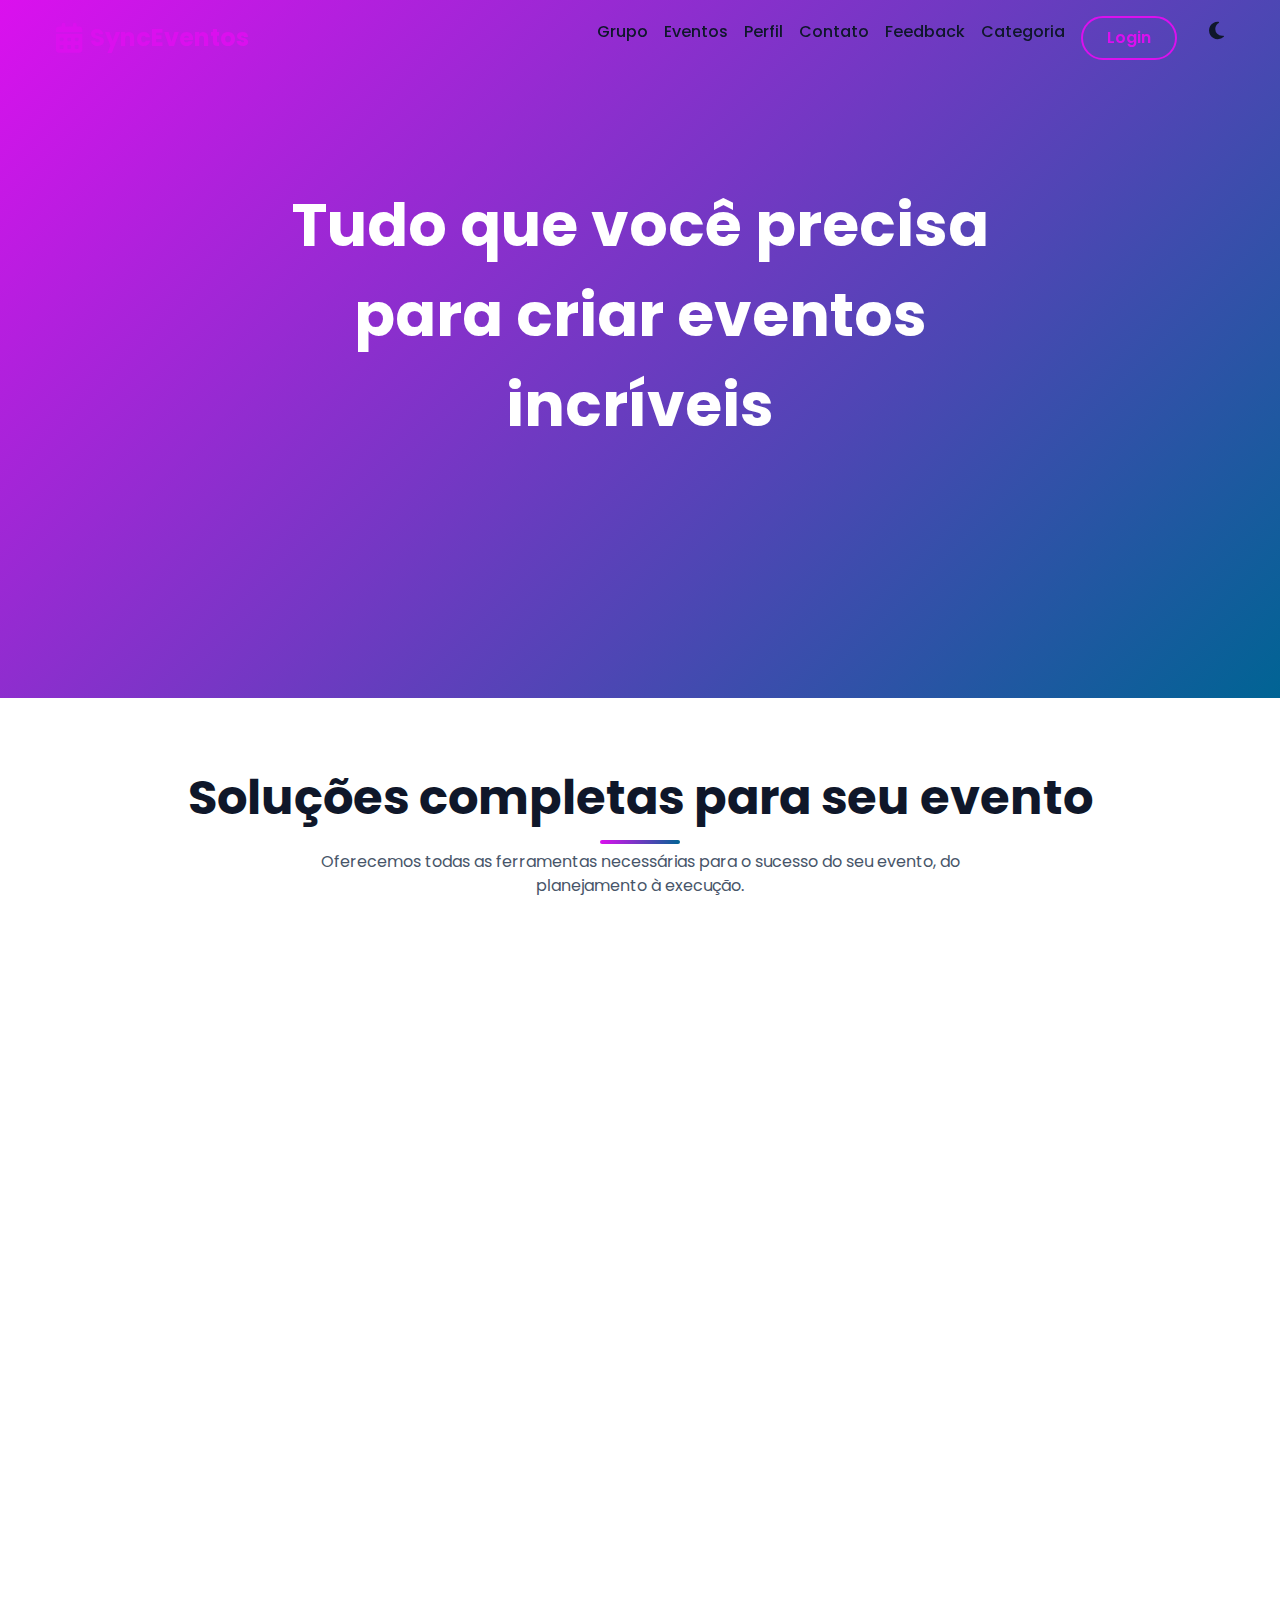
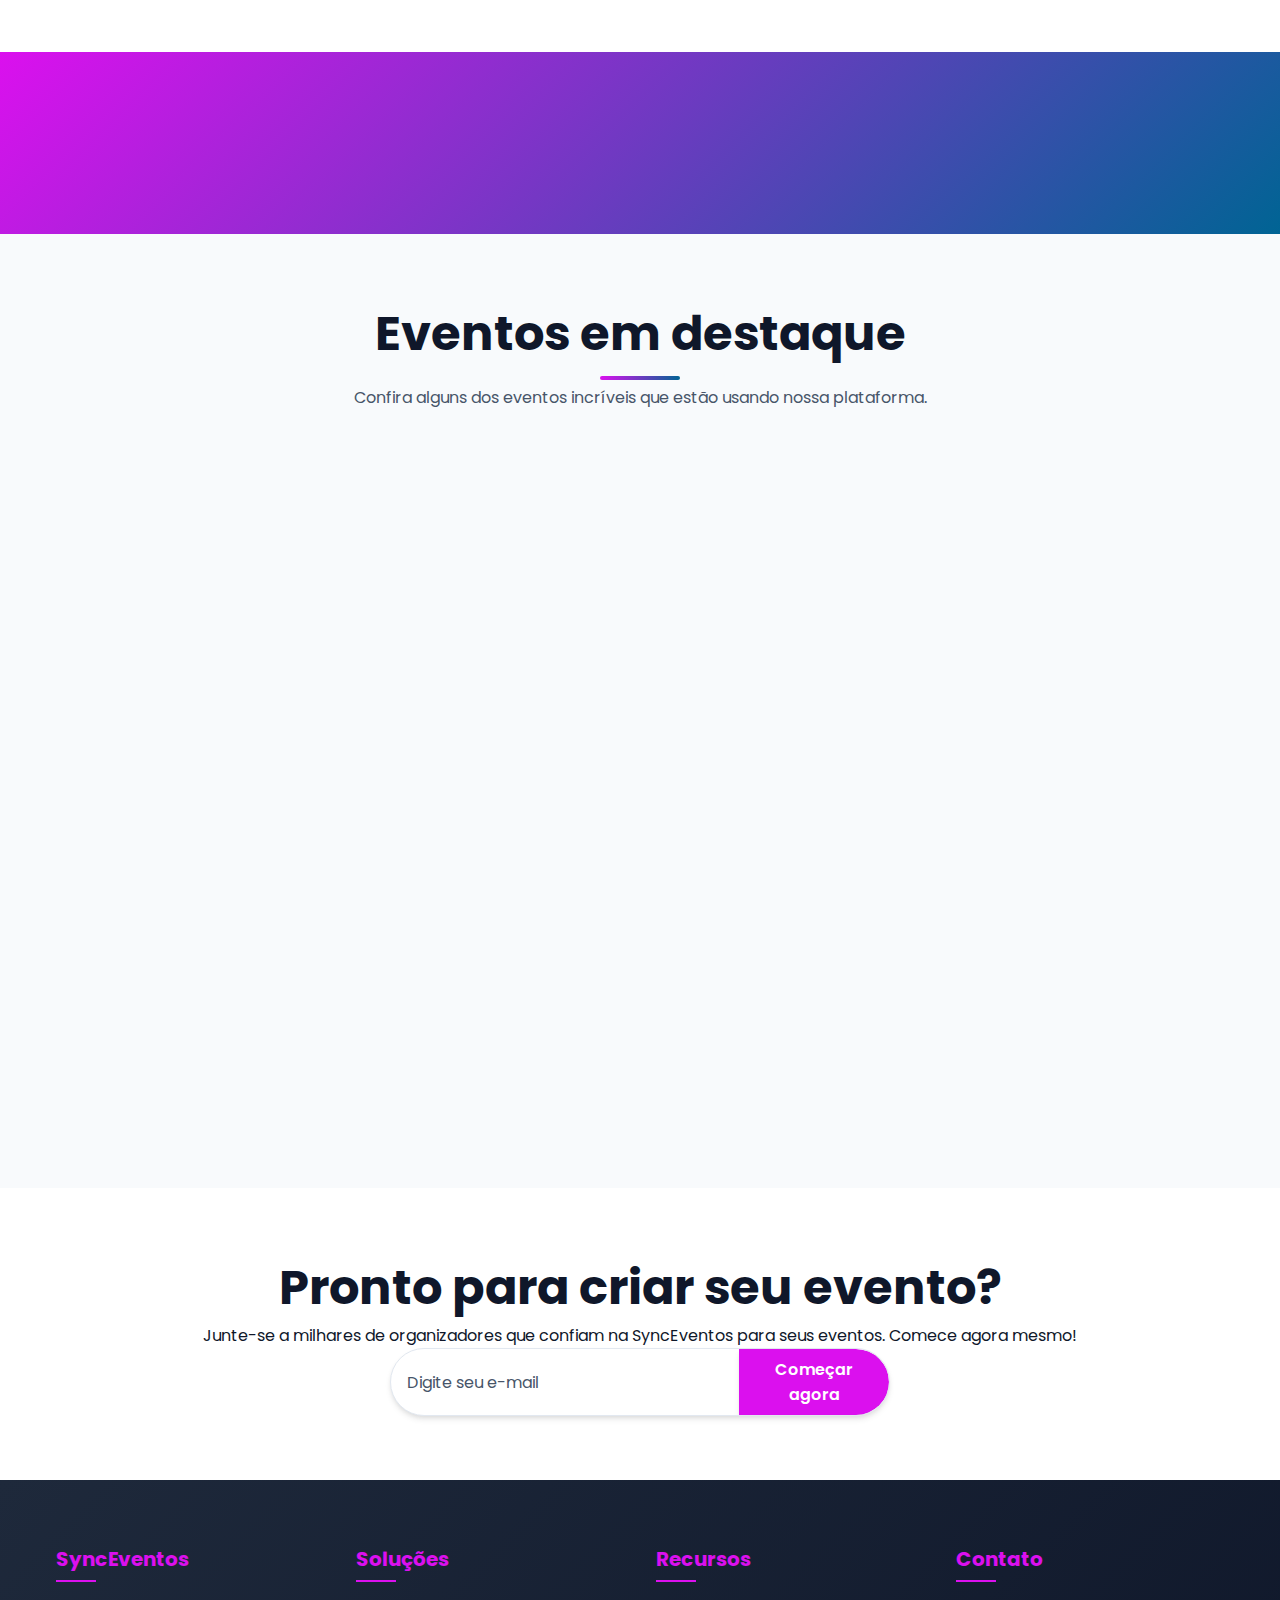
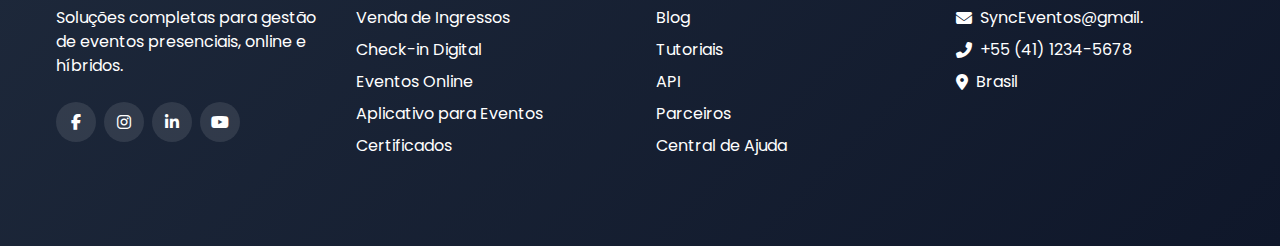
<file: index.html>
<!DOCTYPE html>
<html lang="pt-br">

<head>
    <meta charset="UTF-8">
    <meta name="viewport" content="width=device-width, initial-scale=1.0">
    <title>SyncEventos</title>
    <link rel="stylesheet" href="index.css">
    <meta name="description"
        content="Plataforma completa para criação, gestão e venda de ingressos para eventos presenciais, online e híbridos">
    <link rel="stylesheet" href="https://cdnjs.cloudflare.com/ajax/libs/font-awesome/6.4.0/css/all.min.css">
    <link href="https://fonts.googleapis.com/css2?family=Poppins:wght@300;400;500;600;700&display=swap"
        rel="stylesheet">

</head>

<body>
    <div class="loader" aria-hidden="true">
        <div class="loader-spinner"></div>
        <span class="sr-only">Carregando...</span>
    </div>

    <a href="#main-content" class="sr-only skip-link">Pular para o conteúdo principal</a>

    <header id="main-header">
        <div class="container header-container">
            <a href="#" class="logo">
                <i class="fas fa-calendar-alt logo-icon" aria-hidden="true"></i>
                <span>SyncEventos</span>
            </a>

            <button class="menu-toggle" aria-label="Abrir menu" aria-expanded="false" aria-controls="main-nav">
                <i class="fas fa-bars"></i>
            </button>

            <nav id="main-nav">
                <ul>
                    <li><a href="grupo.html" class="nav-link">Grupo</a></li>
                    <li><a href="evento.html" class="nav-link">Eventos</a></li>
                    <li><a href="perfil.html" class="nav-link">Perfil</a></li>
                    <li><a href="contato.html" class="nav-link">Contato</a></li>
                    <li><a href="fee.html" class="nav-link">Feedback</a></li>
                    <li><a href="categoria.html" class="nav-link">Categoria</a></li>
                    <li><a href="login.html" class="btn btn-outline">Login</a></li>
                    <li>
                        <button class="theme-toggle" aria-label="Alternar tema">
                            <i class="fas fa-moon"></i>
                        </button>
                    </li>
                </ul>
            </nav>
        </div>
    </header>

    <main id="main-content">
        <section class="hero">
            <div class="container">
                <div class="hero-content">
                    <h1 class="hero-title">Tudo que você precisa para criar eventos incríveis</h1>
                    <p class="hero-description">A plataforma mais completa para criação, gestão e venda de ingressos
                        para eventos presenciais, online e híbridos com tecnologia de ponta.</p>
                    <div class="hero-actions">
                        <a href="#create-event" class="btn btn-primary">
                            <i class="fas fa-plus" aria-hidden="true"></i>
                            Criar meu evento
                        </a>
                        <a href="#solutions" class="btn btn-outline">
                            <i class="fas fa-search" aria-hidden="true"></i>
                            Conhecer soluções
                        </a>
                    </div>
                </div>
            </div>
        </section>

        <section class="features" id="features">
            <div class="container">
                <div class="section-header">
                    <h2 class="section-title">Soluções completas para seu evento</h2>
                    <p class="section-description">Oferecemos todas as ferramentas necessárias para o sucesso do seu
                        evento, do planejamento à execução.</p>
                </div>

                <div class="features-grid">
                    <div class="card feature-card">
                        <div class="feature-icon" aria-hidden="true">
                            <i class="fas fa-ticket-alt"></i>
                        </div>
                        <h3 class="feature-title">Venda de Ingressos</h3>
                        <p>Sistema completo de venda de ingressos online com diferentes tipos, lote e formas de
                            pagamento.</p>
                    </div>

                    <div class="card feature-card">
                        <div class="feature-icon" aria-hidden="true">
                            <i class="fas fa-mobile-alt"></i>
                        </div>
                        <h3 class="feature-title">Check-in Digital</h3>
                        <p>Realize o check-in dos participantes de forma rápida e segura através de QR Code no celular.
                        </p>
                    </div>

                    <div class="card feature-card">
                        <div class="feature-icon" aria-hidden="true">
                            <i class="fas fa-chart-bar"></i>
                        </div>
                        <h3 class="feature-title">Relatórios e Análises</h3>
                        <p>Acompanhe em tempo real as vendas, participantes e outros dados importantes do seu evento.
                        </p>
                    </div>

                    <div class="card feature-card">
                        <div class="feature-icon" aria-hidden="true">
                            <i class="fas fa-globe"></i>
                        </div>
                        <h3 class="feature-title">Eventos Online</h3>
                        <p>Plataforma integrada para transmissão ao vivo com interação entre participantes e
                            palestrantes.</p>
                    </div>

                    <div class="card feature-card">
                        <div class="feature-icon" aria-hidden="true">
                            <i class="fas fa-envelope"></i>
                        </div>
                        <h3 class="feature-title">Comunicação</h3>
                        <p>Ferramentas para enviar e-mails personalizados e lembretes automáticos para os participantes.
                        </p>
                    </div>

                    <div class="card feature-card">
                        <div class="feature-icon" aria-hidden="true">
                            <i class="fas fa-paint-brush"></i>
                        </div>
                        <h3 class="feature-title">Personalização</h3>
                        <p>Customize toda a experiência do seu evento com sua marca, cores e identidade visual.</p>
                    </div>
                </div>
            </div>
        </section>

        <section class="stats">
            <div class="container">
                <div class="stats-grid">
                    <div class="stat-item">
                        <div class="stat-number" data-count="5000">0</div>
                        <div class="stat-label">Eventos realizados</div>
                    </div>
                    <div class="stat-item">
                        <div class="stat-number" data-count="1200000">0</div>
                        <div class="stat-label">Participantes</div>
                    </div>
                    <div class="stat-item">
                        <div class="stat-number" data-count="15000">0</div>
                        <div class="stat-label">Organizadores</div>
                    </div>
                    <div class="stat-item">
                        <div class="stat-number" data-count="98">0</div>
                        <div class="stat-label">Satisfação</div>
                    </div>
                </div>
            </div>
        </section>

        <section class="events" id="events">
            <div class="container">
                <div class="section-header">
                    <h2 class="section-title">Eventos em destaque</h2>
                    <p class="section-description">Confira alguns dos eventos incríveis que estão usando nossa
                        plataforma.</p>
                </div>

                <div class="events-grid">
                    <div class="card event-card">
                        <div class="event-image"
                            style="background-image: url('https://images.unsplash.com/photo-1505373877841-8d25f7d46678?auto=format&fit=crop&w=600&q=80')"
                            aria-label="Workshop de Marketing Digital">
                            <div class="event-date">15 OUT 2023</div>
                        </div>
                        <div class="event-body">
                            <h3 class="event-title">Workshop de Marketing Digital</h3>
                            <p>Aprenda as melhores estratégias de marketing para alavancar seus negócios com
                                especialistas do mercado.</p>
                            <div class="event-footer">
                                <div class="event-price">R$ 199,90</div>
                                <button class="btn btn-outline btn-sm event-details" data-event="1">
                                    Saiba mais
                                </button>
                            </div>
                        </div>
                    </div>

                    <div class="card event-card">
                        <div class="event-image"
                            style="background-image: url('https://images.unsplash.com/photo-1507679799987-c73779587ccf?auto=format&fit=crop&w=600&q=80')"
                            aria-label="Congresso de Tecnologia">
                            <div class="event-date">22 NOV 2023</div>
                        </div>
                        <div class="event-body">
                            <h3 class="event-title">Congresso de Tecnologia</h3>
                            <p>As principais inovações e tendências tecnológicas do mercado atual com palestrantes
                                internacionais.</p>
                            <div class="event-footer">
                                <div class="event-price">R$ 499,90</div>
                                <button class="btn btn-outline btn-sm event-details" data-event="2">
                                    Saiba mais
                                </button>
                            </div>
                        </div>
                    </div>

                    <div class="card event-card">
                        <div class="event-image"
                            style="background-image: url('https://images.unsplash.com/photo-1551288049-bebda4e38f71?auto=format&fit=crop&w=600&q=80')"
                            aria-label="Feira de Empreendedorismo">
                            <div class="event-date">05 DEZ 2023</div>
                        </div>
                        <div class="event-body">
                            <h3 class="event-title">Feira de Empreendedorismo</h3>
                            <p>Conheça cases de sucesso e network com outros empreendedores de diversos segmentos.</p>
                            <div class="event-footer">
                                <div class="event-price">GRATUITO</div>
                                <button class="btn btn-outline btn-sm event-details" data-event="3">
                                    Saiba mais
                                </button>
                            </div>
                        </div>
                    </div>
                </div>
            </div>
        </section>


        <section class="cta">
            <div class="container">
                <h2>Pronto para criar seu evento?</h2>
                <p>Junte-se a milhares de organizadores que confiam na SyncEventos para seus eventos. Comece agora
                    mesmo!</p>

                <form class="cta-form" id="cta-form">
                    <input type="email" placeholder="Digite seu e-mail" class="cta-input" required>
                    <button type="submit" class="btn btn-primary cta-button">
                        Começar agora
                    </button>
                </form>
            </div>
        </section>

        <div class="modal" id="event-modal">
            <div class="modal-content">
                <div class="modal-header">
                    <h3 id="modal-event-title">Título do Evento</h3>
                    <button class="modal-close" aria-label="Fechar modal">
                        <i class="fas fa-times"></i>
                    </button>
                </div>
                <div class="modal-body">
                    <div class="event-modal-image"
                        style="height: 200px; background-color: var(--gray-200); margin-bottom: var(--space-lg); border-radius: var(--radius);">
                    </div>
                    <div class="event-modal-date"
                        style="display: flex; align-items: center; gap: var(--space-sm); margin-bottom: var(--space-md);">
                        <i class="fas fa-calendar-alt"></i>
                        <span>00 de Mês 2023</span>
                    </div>
                    <div class="event-modal-location"
                        style="display: flex; align-items: center; gap: var(--space-sm); margin-bottom: var(--space-md);">
                        <i class="fas fa-map-marker-alt"></i>
                        <span>Local do Evento</span>
                    </div>
                    <div class="event-modal-description" style="margin-bottom: var(--space-lg);">
                        <p>Descrição detalhada do evento será exibida aqui.</p>
                    </div>
                    <div class="alert alert-info">
                        <i class="fas fa-info-circle alert-icon"></i>
                        <div>Vagas limitadas! Garanta já sua participação.</div>
                    </div>
                </div>
                <div class="modal-footer">
                    <button class="btn btn-outline modal-close">Voltar</button>
                    <button class="btn btn-primary">Comprar Ingresso</button>
                </div>
            </div>
        </div>
    </main>

    <footer>
        <div class="container">
            <div class="footer-grid">
                <div class="footer-col">
                    <h3 class="footer-title">SyncEventos</h3>
                    <p>Soluções completas para gestão de eventos presenciais, online e híbridos.</p>
                    <div class="social-links">
                        <a href="#" class="social-link" aria-label="Facebook">
                            <i class="fab fa-facebook-f"></i>
                        </a>
                        <a href="#" class="social-link" aria-label="Instagram">
                            <i class="fab fa-instagram"></i>
                        </a>
                        <a href="#" class="social-link" aria-label="LinkedIn">
                            <i class="fab fa-linkedin-in"></i>
                        </a>
                        <a href="#" class="social-link" aria-label="YouTube">
                            <i class="fab fa-youtube"></i>
                        </a>
                    </div>
                </div>

                <div class="footer-col">
                    <h3 class="footer-title">Soluções</h3>
                    <ul class="footer-links">
                        <li><a href="#">Venda de Ingressos</a></li>
                        <li><a href="#">Check-in Digital</a></li>
                        <li><a href="#">Eventos Online</a></li>
                        <li><a href="#">Aplicativo para Eventos</a></li>
                        <li><a href="#">Certificados</a></li>
                    </ul>
                </div>

                <div class="footer-col">
                    <h3 class="footer-title">Recursos</h3>
                    <ul class="footer-links">
                        <li><a href="#">Blog</a></li>
                        <li><a href="#">Tutoriais</a></li>
                        <li><a href="#">API</a></li>
                        <li><a href="#">Parceiros</a></li>
                        <li><a href="#">Central de Ajuda</a></li>
                    </ul>
                </div>

                <div class="footer-col">
                    <h3 class="footer-title">Contato</h3>
                    <div class="footer-contact">
                        <div class="footer-contact-item">
                            <i class="fas fa-envelope"></i>
                            <span>SyncEventos@gmail.</span>
                        </div>
                        <div class="footer-contact-item">
                            <i class="fas fa-phone-alt"></i>
                            <span>+55 (41) 1234-5678</span>
                        </div>
                        <div class="footer-contact-item">
                            <i class="fas fa-map-marker-alt"></i>
                            <span>Brasil</span>
                        </div>
                    </div>
                </div>
            </div>

        </div>
    </footer>

    <script src="index.js"></script>
</body>

</html>
</file>
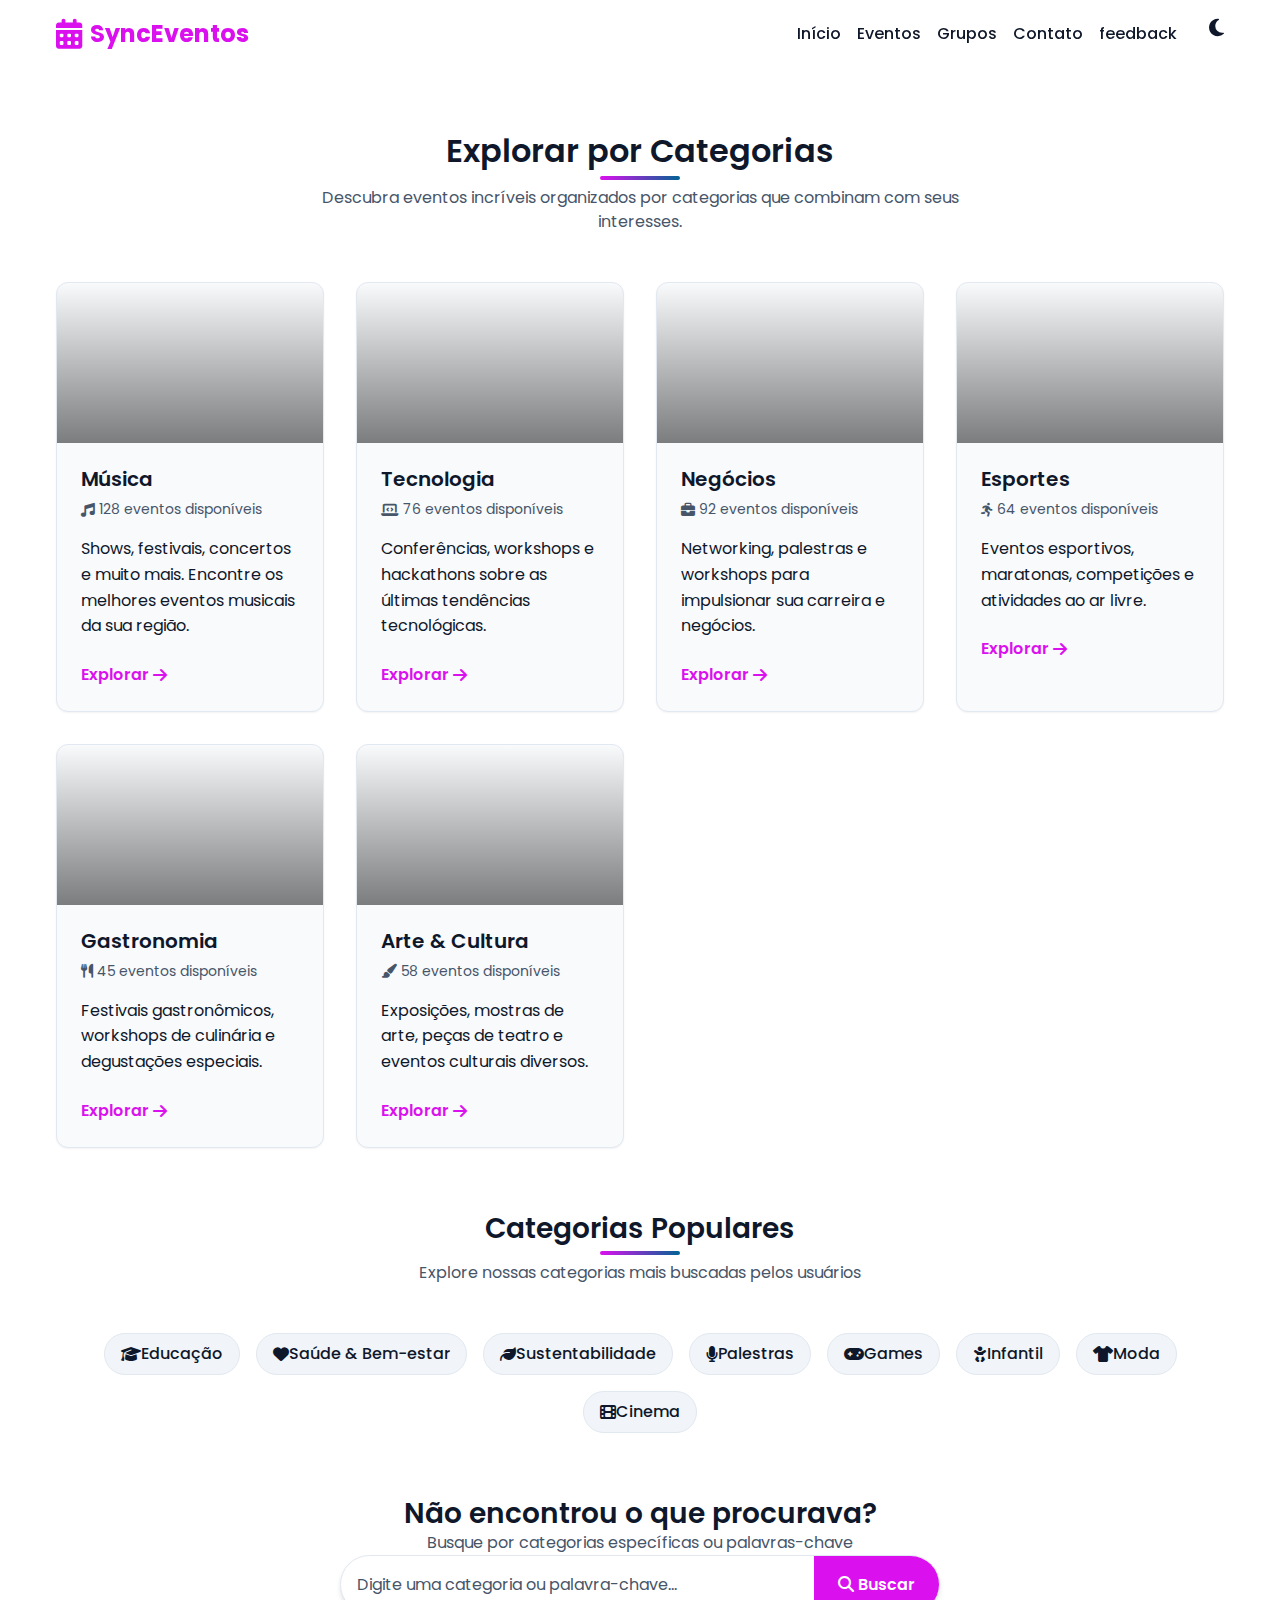
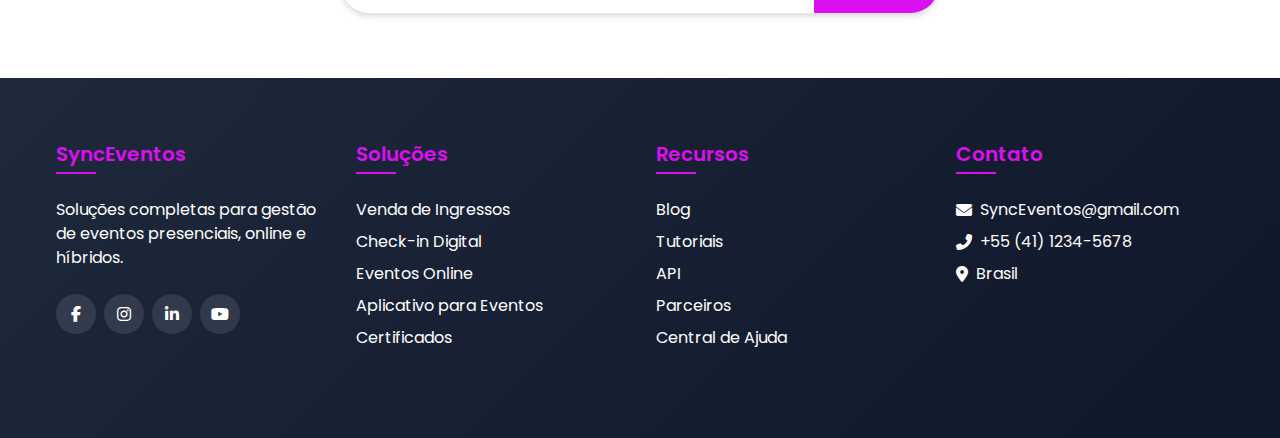
<file: categoria.html>
<!DOCTYPE html>
<html lang="pt-br">

<head>
    <meta charset="UTF-8">
    <meta name="viewport" content="width=device-width, initial-scale=1.0">
    <title>categoria</title>
    <link rel="stylesheet" href="categoria.css">
    <meta name="description" content="Explore eventos por categorias na plataforma Doity">
    <link rel="stylesheet" href="https://cdnjs.cloudflare.com/ajax/libs/font-awesome/6.4.0/css/all.min.css">
    <link href="https://fonts.googleapis.com/css2?family=Poppins:wght@300;400;500;600;700&display=swap"
        rel="stylesheet">

</head>

<body>
    <header id="main-header">
        <div class="container header-container">
            <a href="categoria.html" class="logo">
                <i class="fas fa-calendar-alt logo-icon" aria-hidden="true"></i>
                <span>SyncEventos</span>
            </a>

            <button class="menu-toggle" aria-label="Abrir menu" aria-expanded="false" aria-controls="main-nav">
                <i class="fas fa-bars"></i>
            </button>

            <nav id="main-nav">
                <ul>
                    <li><a href="index.html" class="nav-link">Início</a></li>
                    <li><a href="evento.html" class="nav-link">Eventos</a></li>
                    <li><a href="grupo.html" class="nav-link">Grupos</a></li>
                    <li><a href="contato.html" class="nav-link">Contato</a></li>
                    <li><a href="feed.html" class="nav-link">feedback</a></li>
                    <li>
                        <button class="theme-toggle" aria-label="Alternar tema">
                            <i class="fas fa-moon"></i>
                        </button>
                    </li>
                </ul>
            </nav>
        </div>
    </header>

    <main class="main-content">
        <div class="container">
            <section class="categories-section">
                <div class="section-header">
                    <h2 class="section-title">Explorar por Categorias</h2>
                    <p class="section-description">Descubra eventos incríveis organizados por categorias que combinam
                        com seus interesses.</p>
                </div>

                <div class="categories-grid">
                    <div class="card category-card">
                        <div class="category-image"
                            style="background-image: url('https://images.unsplash.com/photo-1492684223066-81342ee5ff30?auto=format&fit=crop&w=600&q=80')">
                        </div>
                        <div class="category-body">
                            <h3 class="category-title">Música</h3>
                            <div class="category-events">
                                <i class="fas fa-music"></i>
                                <span>128 eventos disponíveis</span>
                            </div>
                            <p class="category-description">Shows, festivais, concertos e muito mais. Encontre os
                                melhores eventos musicais da sua região.</p>
                            <a href="#" class="category-link">
                                Explorar
                                <i class="fas fa-arrow-right"></i>
                            </a>
                        </div>
                    </div>

                    <div class="card category-card">
                        <div class="category-image"
                            style="background-image: url('https://images.unsplash.com/photo-1499750310107-5fef28a66643?auto=format&fit=crop&w=600&q=80')">
                        </div>
                        <div class="category-body">
                            <h3 class="category-title">Tecnologia</h3>
                            <div class="category-events">
                                <i class="fas fa-laptop-code"></i>
                                <span>76 eventos disponíveis</span>
                            </div>
                            <p class="category-description">Conferências, workshops e hackathons sobre as últimas
                                tendências tecnológicas.</p>
                            <a href="#" class="category-link">
                                Explorar
                                <i class="fas fa-arrow-right"></i>
                            </a>
                        </div>
                    </div>

                    <div class="card category-card">
                        <div class="category-image"
                            style="background-image: url('https://images.unsplash.com/photo-1541178735493-479c1a27ed24?auto=format&fit=crop&w=600&q=80')">
                        </div>
                        <div class="category-body">
                            <h3 class="category-title">Negócios</h3>
                            <div class="category-events">
                                <i class="fas fa-briefcase"></i>
                                <span>92 eventos disponíveis</span>
                            </div>
                            <p class="category-description">Networking, palestras e workshops para impulsionar sua
                                carreira e negócios.</p>
                            <a href="#" class="category-link">
                                Explorar
                                <i class="fas fa-arrow-right"></i>
                            </a>
                        </div>
                    </div>

                    <div class="card category-card">
                        <div class="category-image"
                            style="background-image: url('https://images.unsplash.com/photo-1547347298-4074fc3086f0?auto=format&fit=crop&w=600&q=80')">
                        </div>
                        <div class="category-body">
                            <h3 class="category-title">Esportes</h3>
                            <div class="category-events">
                                <i class="fas fa-running"></i>
                                <span>64 eventos disponíveis</span>
                            </div>
                            <p class="category-description">Eventos esportivos, maratonas, competições e atividades ao
                                ar livre.</p>
                            <a href="#" class="category-link">
                                Explorar
                                <i class="fas fa-arrow-right"></i>
                            </a>
                        </div>
                    </div>

                    <div class="card category-card">
                        <div class="category-image"
                            style="background-image: url('https://images.unsplash.com/photo-1498837167922-ddd27525d352?auto=format&fit=crop&w=600&q=80')">
                        </div>
                        <div class="category-body">
                            <h3 class="category-title">Gastronomia</h3>
                            <div class="category-events">
                                <i class="fas fa-utensils"></i>
                                <span>45 eventos disponíveis</span>
                            </div>
                            <p class="category-description">Festivais gastronômicos, workshops de culinária e
                                degustações especiais.</p>
                            <a href="#" class="category-link">
                                Explorar
                                <i class="fas fa-arrow-right"></i>
                            </a>
                        </div>
                    </div>

                    <div class="card category-card">
                        <div class="category-image"
                            style="background-image: url('https://images.unsplash.com/photo-1492684223066-81342ee5ff30?auto=format&fit=crop&w=600&q=80')">
                        </div>
                        <div class="category-body">
                            <h3 class="category-title">Arte & Cultura</h3>
                            <div class="category-events">
                                <i class="fas fa-paint-brush"></i>
                                <span>58 eventos disponíveis</span>
                            </div>
                            <p class="category-description">Exposições, mostras de arte, peças de teatro e eventos
                                culturais diversos.</p>
                            <a href="#" class="category-link">
                                Explorar
                                <i class="fas fa-arrow-right"></i>
                            </a>
                        </div>
                    </div>
                </div>

                <div class="popular-categories">
                    <div class="section-header">
                        <h3 class="section-title">Categorias Populares</h3>
                        <p class="section-description">Explore nossas categorias mais buscadas pelos usuários</p>
                    </div>

                    <div class="popular-categories-list">
                        <a href="#" class="popular-category">
                            <i class="fas fa-graduation-cap"></i>
                            <span>Educação</span>
                        </a>
                        <a href="#" class="popular-category">
                            <i class="fas fa-heart"></i>
                            <span>Saúde & Bem-estar</span>
                        </a>
                        <a href="#" class="popular-category">
                            <i class="fas fa-leaf"></i>
                            <span>Sustentabilidade</span>
                        </a>
                        <a href="#" class="popular-category">
                            <i class="fas fa-microphone"></i>
                            <span>Palestras</span>
                        </a>
                        <a href="#" class="popular-category">
                            <i class="fas fa-gamepad"></i>
                            <span>Games</span>
                        </a>
                        <a href="#" class="popular-category">
                            <i class="fas fa-baby"></i>
                            <span>Infantil</span>
                        </a>
                        <a href="#" class="popular-category">
                            <i class="fas fa-tshirt"></i>
                            <span>Moda</span>
                        </a>
                        <a href="#" class="popular-category">
                            <i class="fas fa-film"></i>
                            <span>Cinema</span>
                        </a>
                    </div>
                </div>

                <div class="search-section">
                    <h3>Não encontrou o que procurava?</h3>
                    <p class="section-description">Busque por categorias específicas ou palavras-chave</p>

                    <form class="search-form">
                        <input type="text" class="search-input" placeholder="Digite uma categoria ou palavra-chave...">
                        <button type="submit" class="search-button">
                            <i class="fas fa-search"></i>
                            Buscar
                        </button>
                    </form>
                </div>
            </section>
        </div>
    </main>

    <footer>
        <div class="container">
            <div class="footer-grid">
                <div class="footer-col">
                    <h3 class="footer-title">SyncEventos</h3>
                    <p>Soluções completas para gestão de eventos presenciais, online e híbridos.</p>
                    <div class="social-links">
                        <a href="#" class="social-link" aria-label="Facebook">
                            <i class="fab fa-facebook-f"></i>
                        </a>
                        <a href="#" class="social-link" aria-label="Instagram">
                            <i class="fab fa-instagram"></i>
                        </a>
                        <a href="#" class="social-link" aria-label="LinkedIn">
                            <i class="fab fa-linkedin-in"></i>
                        </a>
                        <a href="#" class="social-link" aria-label="YouTube">
                            <i class="fab fa-youtube"></i>
                        </a>
                    </div>
                </div>

                <div class="footer-col">
                    <h3 class="footer-title">Soluções</h3>
                    <ul class="footer-links">
                        <li><a href="#">Venda de Ingressos</a></li>
                        <li><a href="#">Check-in Digital</a></li>
                        <li><a href="#">Eventos Online</a></li>
                        <li><a href="#">Aplicativo para Eventos</a></li>
                        <li><a href="#">Certificados</a></li>
                    </ul>
                </div>

                <div class="footer-col">
                    <h3 class="footer-title">Recursos</h3>
                    <ul class="footer-links">
                        <li><a href="#">Blog</a></li>
                        <li><a href="#">Tutoriais</a></li>
                        <li><a href="#">API</a></li>
                        <li><a href="#">Parceiros</a></li>
                        <li><a href="#">Central de Ajuda</a></li>
                    </ul>
                </div>

                <div class="footer-col">
                    <h3 class="footer-title">Contato</h3>
                    <div class="footer-contact">
                        <div class="footer-contact-item">
                            <i class="fas fa-envelope"></i>
                            <span>SyncEventos@gmail.com</span>
                        </div>
                        <div class="footer-contact-item">
                            <i class="fas fa-phone-alt"></i>
                            <span>+55 (41) 1234-5678</span>
                        </div>
                        <div class="footer-contact-item">
                            <i class="fas fa-map-marker-alt"></i>
                            <span>Brasil</span>
                        </div>
                    </div>
                </div>
            </div>



            <script src="categoria.js"></script>

</body>

</html>
</file>
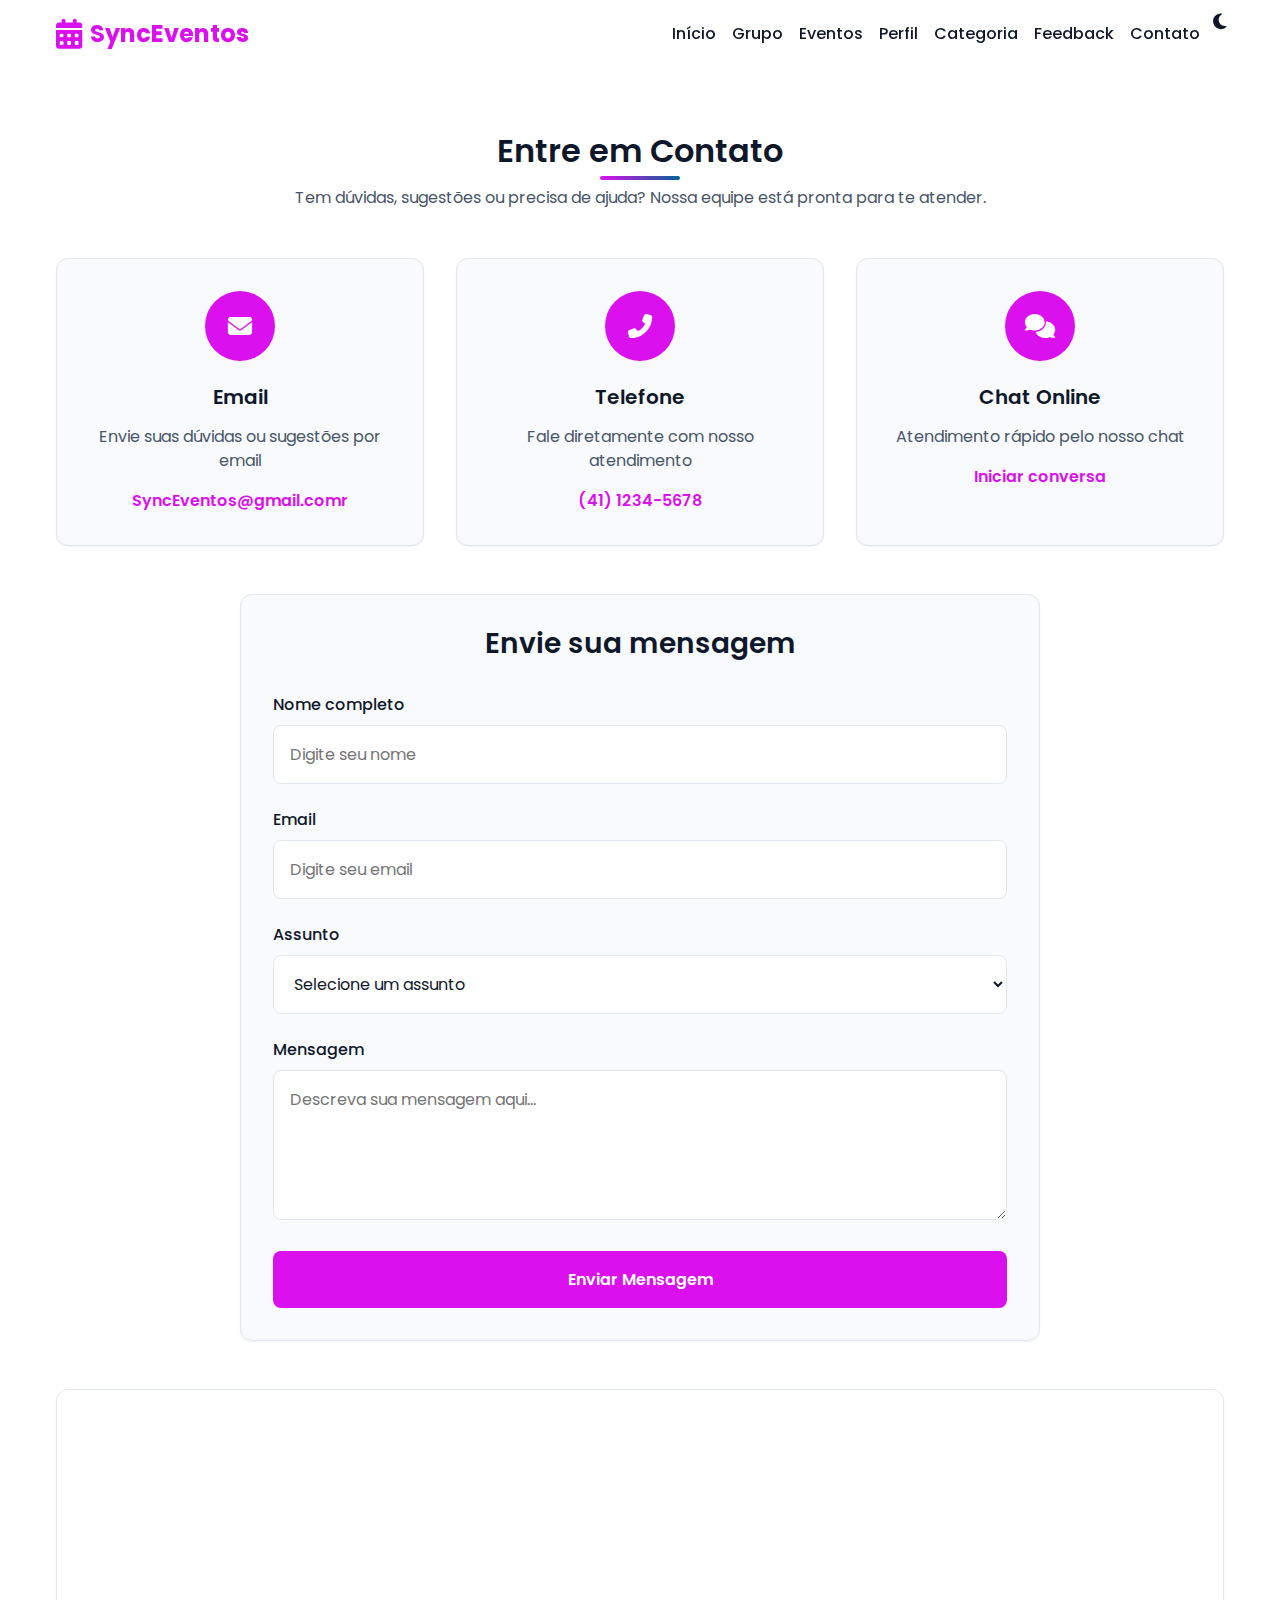
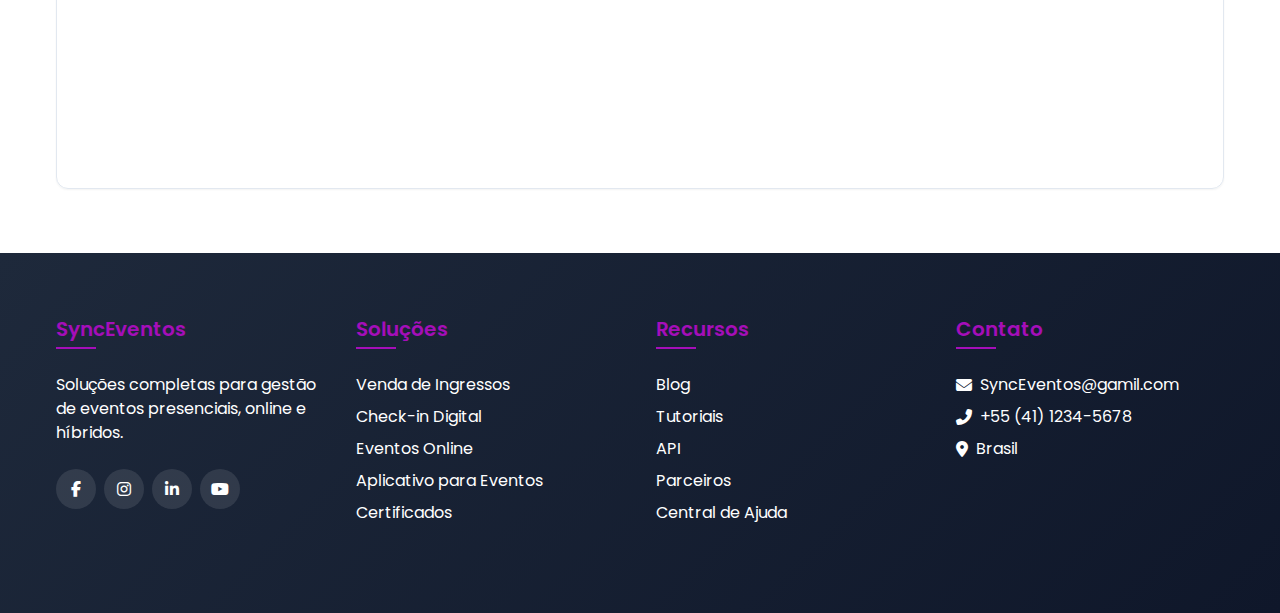
<file: contato.html>
<!DOCTYPE html>
<html lang="pt-br">

<head>
    <meta charset="UTF-8">
    <meta name="viewport" content="width=device-width, initial-scale=1.0">
    <title>Contato</title>
    <link rel="stylesheet" href="contato.css">
    <meta name="description" content="Entre em contato com a equipe SyncEventos para tirar dúvidas ou enviar sugestões">
    <link rel="stylesheet" href="https://cdnjs.cloudflare.com/ajax/libs/font-awesome/6.4.0/css/all.min.css">
    <link href="https://fonts.googleapis.com/css2?family=Poppins:wght@300;400;500;600;700&display=swap"
        rel="stylesheet">

</head>

<body>
    <header id="main-header">
        <div class="container header-container">
            <a href="contato.html" class="logo">
                <i class="fas fa-calendar-alt logo-icon" aria-hidden="true"></i>
                <span>SyncEventos</span>
            </a>

            <button class="menu-toggle" aria-label="Abrir menu" aria-expanded="false" aria-controls="main-nav">
                <i class="fas fa-bars"></i>
            </button>

            <nav id="main-nav">
                <ul>
                    <li><a href="index.html" class="nav-link">Início</a></li>
                    <li><a href="grupo.html" class="nav-link">Grupo</a></li>
                    <li><a href="evento.html" class="nav-link">Eventos</a></li>
                    <li><a href="perfil.html" class="nav-link">Perfil</a></li>
                    <li><a href="categoria.html" class="nav-link">Categoria</a></li>
                    <li><a href="fee.html" class="nav-link">Feedback</a></li>
                    <li><a href="contato.html" class="nav-link active">Contato</a></li>
                    <li>
                        <button class="theme-toggle" aria-label="Alternar tema">
                            <i class="fas fa-moon moon-icon"></i>
                            <i class="fas fa-sun sun-icon" style="display: none;"></i>
                        </button>
                    </li>
                </ul>
            </nav>
        </div>
    </header>

    <main class="main-content">
        <div class="container">
            <section class="contact-section">
                <div class="section-header">
                    <h2 class="section-title">Entre em Contato</h2>
                    <p class="section-description">Tem dúvidas, sugestões ou precisa de ajuda? Nossa equipe está pronta
                        para te atender.</p>
                </div>

                <div class="contact-grid">
                    <div class="card contact-card">
                        <div class="contact-icon">
                            <i class="fas fa-envelope"></i>
                        </div>
                        <h3 class="contact-title">Email</h3>
                        <p class="contact-info">Envie suas dúvidas ou sugestões por email</p>
                        <a href="mailto:SyncEventos" class="contact-link">SyncEventos@gmail.comr</a>
                    </div>

                    <div class="card contact-card">
                        <div class="contact-icon">
                            <i class="fas fa-phone-alt"></i>
                        </div>
                        <h3 class="contact-title">Telefone</h3>
                        <p class="contact-info">Fale diretamente com nosso atendimento</p>
                        <a href="tel:+554112345678" class="contact-link">(41) 1234-5678</a>
                    </div>

                    <div class="card contact-card">
                        <div class="contact-icon">
                            <i class="fas fa-comments"></i>
                        </div>
                        <h3 class="contact-title">Chat Online</h3>
                        <p class="contact-info">Atendimento rápido pelo nosso chat</p>
                        <a href="#" class="contact-link">Iniciar conversa</a>
                    </div>
                </div>

                <div class="contact-form-container">
                    <h3 class="contact-form-title">Envie sua mensagem</h3>

                    <form id="contact-form">
                        <div class="form-group">
                            <label for="name" class="form-label">Nome completo</label>
                            <input type="text" id="name" class="form-control" placeholder="Digite seu nome" required>
                        </div>

                        <div class="form-group">
                            <label for="email" class="form-label">Email</label>
                            <input type="email" id="email" class="form-control" placeholder="Digite seu email" required>
                        </div>

                        <div class="form-group">
                            <label for="subject" class="form-label">Assunto</label>
                            <select id="subject" class="form-control" required>
                                <option value="" disabled selected>Selecione um assunto</option>
                                <option value="support">Suporte Técnico</option>
                                <option value="event">Dúvida sobre Eventos</option>
                                <option value="partnership">Parcerias</option>
                                <option value="suggestion">Sugestão</option>
                                <option value="other">Outro</option>
                            </select>
                        </div>

                        <div class="form-group">
                            <label for="message" class="form-label">Mensagem</label>
                            <textarea id="message" class="form-control" placeholder="Descreva sua mensagem aqui..."
                                required></textarea>
                        </div>

                        <button type="submit" class="form-submit">Enviar Mensagem</button>
                    </form>
                </div>

                <div class="map-container">
                    <iframe
                        src="https://www.google.com/maps/embed?pb=!1m18!1m12!1m3!1d3601.268783757942!2d-49.30234492534008!3d-25.496080935508235!2m3!1f0!2f0!3f0!3m2!1i1024!2i768!4f13.1!3m3!1m2!1s0x94dce346022222a7%3A0x9f13ea2f486cd25a!2sCol%C3%A9gio%20Estadual%20C%C3%ADvico%20Militar%20Yvone%20Pimentel!5e0!3m2!1spt-BR!2sbr!4v1754250649816!5m2!1spt-BR!2sbr"
                        width="600" height="450" style="border:0;" allowfullscreen="" loading="lazy"
                        referrerpolicy="no-referrer-when-downgrade"></iframe>"
                    allowfullscreen="" loading="lazy" referrerpolicy="no-referrer-when-downgrade"></iframe>
                </div>
            </section>
        </div>
    </main>

    <footer>
        <div class="container">
            <div class="footer-grid">
                <div class="footer-col">
                    <h3 class="footer-title">SyncEventos</h3>
                    <p>Soluções completas para gestão de eventos presenciais, online e híbridos.</p>
                    <div class="social-links">
                        <a href="#" class="social-link" aria-label="Facebook">
                            <i class="fab fa-facebook-f"></i>
                        </a>
                        <a href="#" class="social-link" aria-label="Instagram">
                            <i class="fab fa-instagram"></i>
                        </a>
                        <a href="#" class="social-link" aria-label="LinkedIn">
                            <i class="fab fa-linkedin-in"></i>
                        </a>
                        <a href="#" class="social-link" aria-label="YouTube">
                            <i class="fab fa-youtube"></i>
                        </a>
                    </div>
                </div>

                <div class="footer-col">
                    <h3 class="footer-title">Soluções</h3>
                    <ul class="footer-links">
                        <li><a href="#">Venda de Ingressos</a></li>
                        <li><a href="#">Check-in Digital</a></li>
                        <li><a href="#">Eventos Online</a></li>
                        <li><a href="#">Aplicativo para Eventos</a></li>
                        <li><a href="#">Certificados</a></li>
                    </ul>
                </div>

                <div class="footer-col">
                    <h3 class="footer-title">Recursos</h3>
                    <ul class="footer-links">
                        <li><a href="#">Blog</a></li>
                        <li><a href="#">Tutoriais</a></li>
                        <li><a href="#">API</a></li>
                        <li><a href="#">Parceiros</a></li>
                        <li><a href="#">Central de Ajuda</a></li>
                    </ul>
                </div>

                <div class="footer-col">
                    <h3 class="footer-title">Contato</h3>
                    <div class="footer-contact">
                        <div class="footer-contact-item">
                            <i class="fas fa-envelope"></i>
                            <span>SyncEventos@gamil.com</span>
                        </div>
                        <div class="footer-contact-item">
                            <i class="fas fa-phone-alt"></i>
                            <span>+55 (41) 1234-5678</span>
                        </div>
                        <div class="footer-contact-item">
                            <i class="fas fa-map-marker-alt"></i>
                            <span>Brasil</span>
                        </div>
                    </div>
                </div>
            </div>

        </div>
    </footer>

    <script src="contato.js"></script>
</body>

</html>
</file>
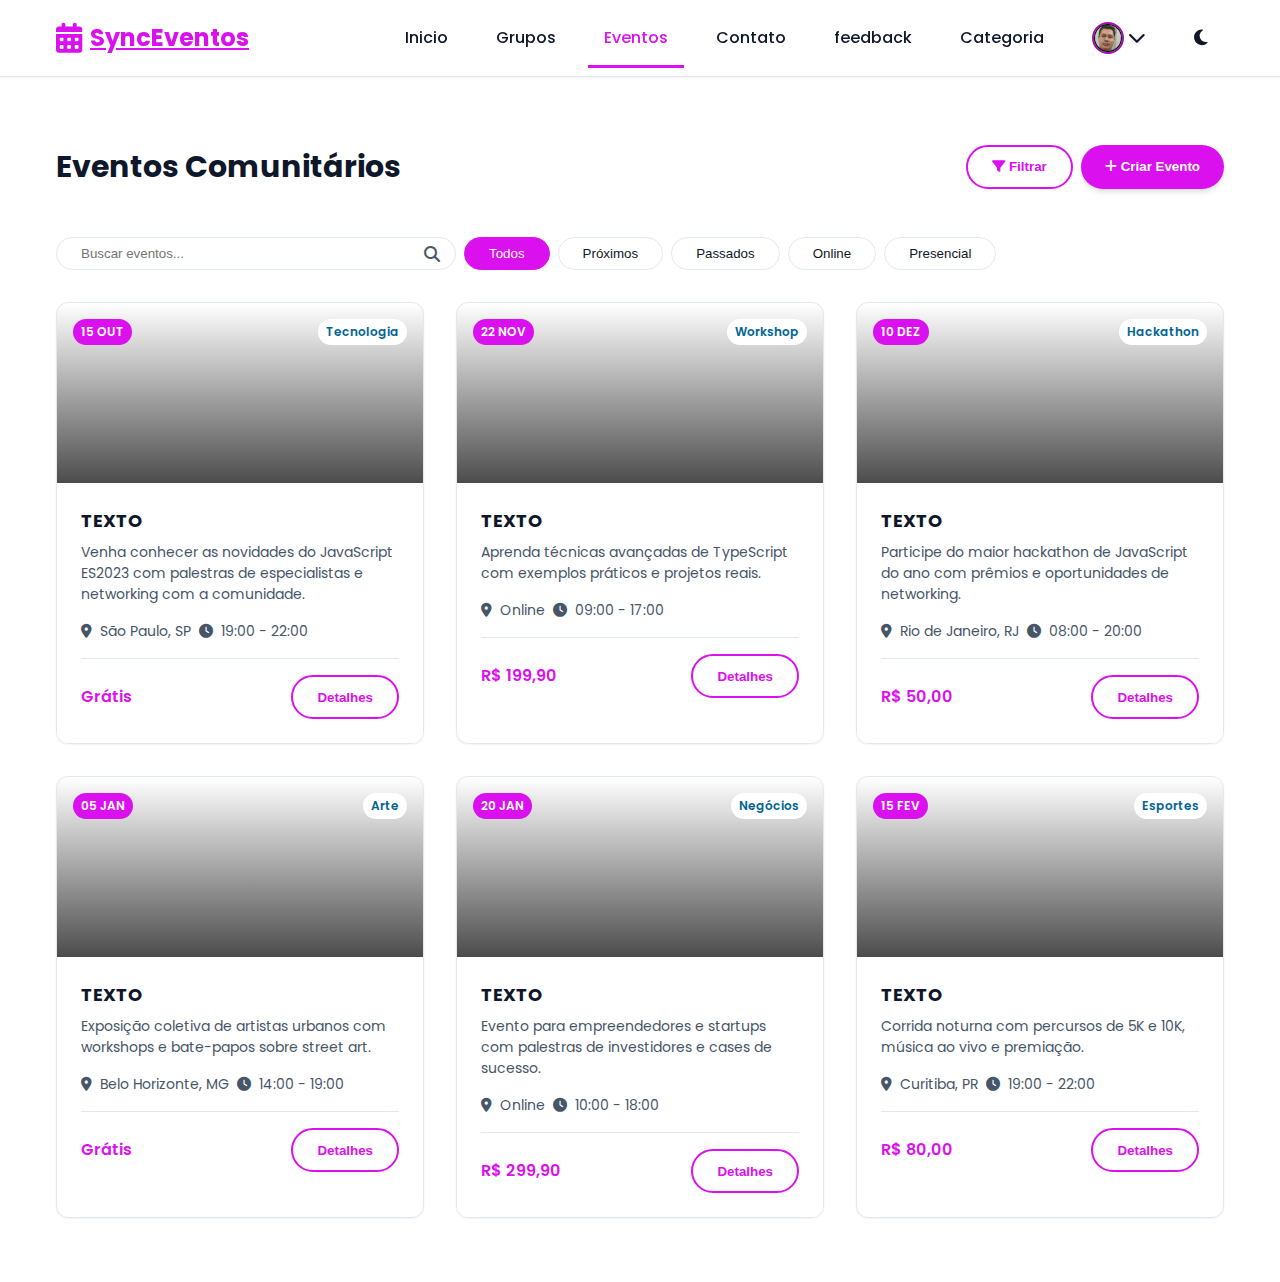
<file: evento.html>
<!DOCTYPE html>
<html lang="pt-br">

<head>
    <meta charset="UTF-8">
    <meta name="viewport" content="width=device-width, initial-scale=1.0">
    <title>Eventos</title>
    <link rel="stylesheet" href="evento.css">
    <link rel="stylesheet" href="https://cdnjs.cloudflare.com/ajax/libs/font-awesome/6.4.0/css/all.min.css">
    <link href="https://fonts.googleapis.com/css2?family=Poppins:wght@300;400;500;600;700&display=swap"
        rel="stylesheet">
</head>

<body>
    <div class="loader" aria-hidden="true">
        <div class="loader-spinner"></div>
        <span class="sr-only">Carregando...</span>
    </div>

    <header id="main-header">
        <div class="container header-container">
            <a href="evento.html" class="logo">
                <i class="fas fa-calendar-alt logo-icon" aria-hidden="true"></i>
                <span>SyncEventos</span>
            </a>

            <nav class="main-nav">
                <ul class="nav-list">
                    <li class="nav-item"><a href="index.html" class="nav-link ">Inicio</a></li>
                    <li class="nav-item"><a href="grupo.html" class="nav-link ">Grupos</a></li>
                    <li class="nav-item"><a href="evento.html" class="nav-link active">Eventos</a></li>
                    <li class="nav-item"><a href="contato.html" class="nav-link">Contato</a></li>
                    <li class="nav-item"><a href="fee.html" class="nav-link">feedback</a></li>
                    <li class="nav-item"><a href="categoria.html" class="nav-link">Categoria</a></li>
                    </a></li>

                    <li class="nav-item dropdown">
                        <button class="nav-link dropdown-toggle">
                            <img src="foto(xandao).jpg" alt="Foto do perfil" class="nav-avatar">
                            <i class="fas fa-chevron-down dropdown-icon"></i>
                        </button>
                        <div class="dropdown-menu">
                            <a href="perfil.html" class="dropdown-item">Meu Perfil</a>
                        </div>
                    </li>

                    <li class="nav-item">
                        <button class="theme-toggle nav-link" aria-label="Alternar tema">
                            <i class="fas fa-moon"></i>
                        </button>
                    </li>
                </ul>
            </nav>
        </div>
    </header>

    <main class="main-content">
        <div class="container">
            <div class="page-header">
                <h1 class="page-title">Eventos Comunitários</h1>
                <div class="page-actions">
                    <button class="btn btn-outline" id="filter-button">
                        <i class="fas fa-filter"></i>
                        <span>Filtrar</span>
                    </button>
                    <button class="btn btn-primary" id="create-event-button">
                        <i class="fas fa-plus"></i>
                        <span>Criar Evento</span>
                    </button>
                </div>
            </div>

            <div class="filters">
                <div class="search-box">
                    <input type="text" class="search-input" placeholder="Buscar eventos...">
                    <i class="fas fa-search search-icon"></i>
                </div>

                <div class="filter-item">
                    <button class="filter-select active">Todos</button>
                </div>
                <div class="filter-item">
                    <button class="filter-select">Próximos</button>
                </div>
                <div class="filter-item">
                    <button class="filter-select">Passados</button>
                </div>
                <div class="filter-item">
                    <button class="filter-select">Online</button>
                </div>
                <div class="filter-item">
                    <button class="filter-select">Presencial</button>
                </div>
            </div>

            <div class="events-container">
                <div class="event-card">
                    <div class="event-image"
                        style="background-image: url('https://images.unsplash.com/photo-1492684223066-81342ee5ff30?auto=format&fit=crop&w=600&q=80')">
                        <span class="event-date">15 OUT</span>
                        <span class="event-category">Tecnologia</span>
                    </div>
                    <div class="event-body">
                        <h3 class="event-title">TEXTO</h3>
                        <p class="event-description">Venha conhecer as novidades do JavaScript ES2023 com palestras de
                            especialistas e networking com a comunidade.</p>
                        <div class="event-meta">
                            <span><i class="fas fa-map-marker-alt"></i> São Paulo, SP</span>
                            <span><i class="fas fa-clock"></i> 19:00 - 22:00</span>
                        </div>
                        <div class="event-footer">
                            <div class="event-price">Grátis</div>
                            <button class="btn btn-outline btn-sm">Detalhes</button>
                        </div>
                    </div>
                </div>

                <div class="event-card">
                    <div class="event-image"
                        style="background-image: url('https://images.unsplash.com/photo-1511578314322-379afb476865?auto=format&fit=crop&w=600&q=80')">
                        <span class="event-date">22 NOV</span>
                        <span class="event-category">Workshop</span>
                    </div>
                    <div class="event-body">
                        <h3 class="event-title">TEXTO</h3>
                        <p class="event-description">Aprenda técnicas avançadas de TypeScript com exemplos práticos e
                            projetos reais.</p>
                        <div class="event-meta">
                            <span><i class="fas fa-map-marker-alt"></i> Online</span>
                            <span><i class="fas fa-clock"></i> 09:00 - 17:00</span>
                        </div>
                        <div class="event-footer">
                            <div class="event-price">R$ 199,90</div>
                            <button class="btn btn-outline btn-sm">Detalhes</button>
                        </div>
                    </div>
                </div>

                <div class="event-card">
                    <div class="event-image"
                        style="background-image: url('https://images.unsplash.com/photo-1505373877841-8d25f7d46678?auto=format&fit=crop&w=600&q=80')">
                        <span class="event-date">10 DEZ</span>
                        <span class="event-category">Hackathon</span>
                    </div>
                    <div class="event-body">
                        <h3 class="event-title">TEXTO</h3>
                        <p class="event-description">Participe do maior hackathon de JavaScript do ano com prêmios e
                            oportunidades de networking.</p>
                        <div class="event-meta">
                            <span><i class="fas fa-map-marker-alt"></i> Rio de Janeiro, RJ</span>
                            <span><i class="fas fa-clock"></i> 08:00 - 20:00</span>
                        </div>
                        <div class="event-footer">
                            <div class="event-price">R$ 50,00</div>
                            <button class="btn btn-outline btn-sm">Detalhes</button>
                        </div>
                    </div>
                </div>

                <div class="event-card">
                    <div class="event-image"
                        style="background-image: url('https://images.unsplash.com/photo-1541178735493-479c1a27ed24?auto=format&fit=crop&w=600&q=80')">
                        <span class="event-date">05 JAN</span>
                        <span class="event-category">Arte</span>
                    </div>
                    <div class="event-body">
                        <h3 class="event-title">TEXTO</h3>
                        <p class="event-description">Exposição coletiva de artistas urbanos com workshops e bate-papos
                            sobre street art.</p>
                        <div class="event-meta">
                            <span><i class="fas fa-map-marker-alt"></i> Belo Horizonte, MG</span>
                            <span><i class="fas fa-clock"></i> 14:00 - 19:00</span>
                        </div>
                        <div class="event-footer">
                            <div class="event-price">Grátis</div>
                            <button class="btn btn-outline btn-sm">Detalhes</button>
                        </div>
                    </div>
                </div>

                <div class="event-card">
                    <div class="event-image"
                        style="background-image: url('https://images.unsplash.com/photo-1542744173-8e7e53415bb0?auto=format&fit=crop&w=600&q=80')">
                        <span class="event-date">20 JAN</span>
                        <span class="event-category">Negócios</span>
                    </div>
                    <div class="event-body">
                        <h3 class="event-title">TEXTO</h3>
                        <p class="event-description">Evento para empreendedores e startups com palestras de investidores
                            e cases de sucesso.</p>
                        <div class="event-meta">
                            <span><i class="fas fa-map-marker-alt"></i> Online</span>
                            <span><i class="fas fa-clock"></i> 10:00 - 18:00</span>
                        </div>
                        <div class="event-footer">
                            <div class="event-price">R$ 299,90</div>
                            <button class="btn btn-outline btn-sm">Detalhes</button>
                        </div>
                    </div>
                </div>

                <div class="event-card">
                    <div class="event-image"
                        style="background-image: url('https://images.unsplash.com/photo-1521791136064-7986c2920216?auto=format&fit=crop&w=600&q=80')">
                        <span class="event-date">15 FEV</span>
                        <span class="event-category">Esportes</span>
                    </div>
                    <div class="event-body">
                        <h3 class="event-title">TEXTO</h3>
                        <p class="event-description">Corrida noturna com percursos de 5K e 10K, música ao vivo e
                            premiação.</p>
                        <div class="event-meta">
                            <span><i class="fas fa-map-marker-alt"></i> Curitiba, PR</span>
                            <span><i class="fas fa-clock"></i> 19:00 - 22:00</span>
                        </div>
                        <div class="event-footer">
                            <div class="event-price">R$ 80,00</div>
                            <button class="btn btn-outline btn-sm">Detalhes</button>
                        </div>
                    </div>
                </div>
            </div>
        </div>
    </main>

    <div class="modal" id="create-event-modal">
        <div class="modal-content">
            <div class="modal-header">
                <h3>Criar Novo Evento</h3>
                <button class="modal-close" aria-label="Fechar modal">
                    <i class="fas fa-times"></i>
                </button>
            </div>
            <form id="create-event-form">
                <div class="form-group">
                    <label for="event-name" class="form-label">Nome do Evento</label>
                    <input type="text" id="event-name" class="form-control" placeholder="Ex: Meetup JavaScript SP"
                        required>
                </div>

                <div class="form-group">
                    <label for="event-category" class="form-label">Categoria</label>
                    <select id="event-category" class="form-control" required>
                        <option value="">Selecione uma categoria</option>
                        <option value="technology">Tecnologia</option>
                        <option value="business">Negócios</option>
                        <option value="art">Arte</option>
                        <option value="sports">Esportes</option>
                        <option value="music">Música</option>
                    </select>
                </div>

                <div class="form-group">
                    <label for="event-description" class="form-label">Descrição</label>
                    <textarea id="event-description" class="form-control form-textarea" placeholder="Descreva o evento"
                        required></textarea>
                </div>

                <div class="form-row">
                    <div class="form-group" style="flex: 1;">
                        <label for="event-date" class="form-label">Data</label>
                        <input type="date" id="event-date" class="form-control" required>
                    </div>
                    <div class="form-group" style="flex: 1;">
                        <label for="event-time" class="form-label">Hora</label>
                        <input type="time" id="event-time" class="form-control" required>
                    </div>
                </div>

                <div class="form-group">
                    <label for="event-location" class="form-label">Localização</label>
                    <input type="text" id="event-location" class="form-control"
                        placeholder="Endereço ou link para evento online" required>
                </div>

                <div class="form-group">
                    <label for="event-price" class="form-label">Preço (R$)</label>
                    <input type="number" id="event-price" class="form-control" placeholder="0,00 para evento gratuito"
                        min="0" step="0.01">
                </div>

                <div class="modal-footer">
                    <button type="button" class="btn btn-outline modal-close">Cancelar</button>
                    <button type="submit" class="btn btn-primary">Criar Evento</button>
                </div>
            </form>
        </div>
    </div>
    <script src="evento.js"></script>
</body>

</html>
</file>
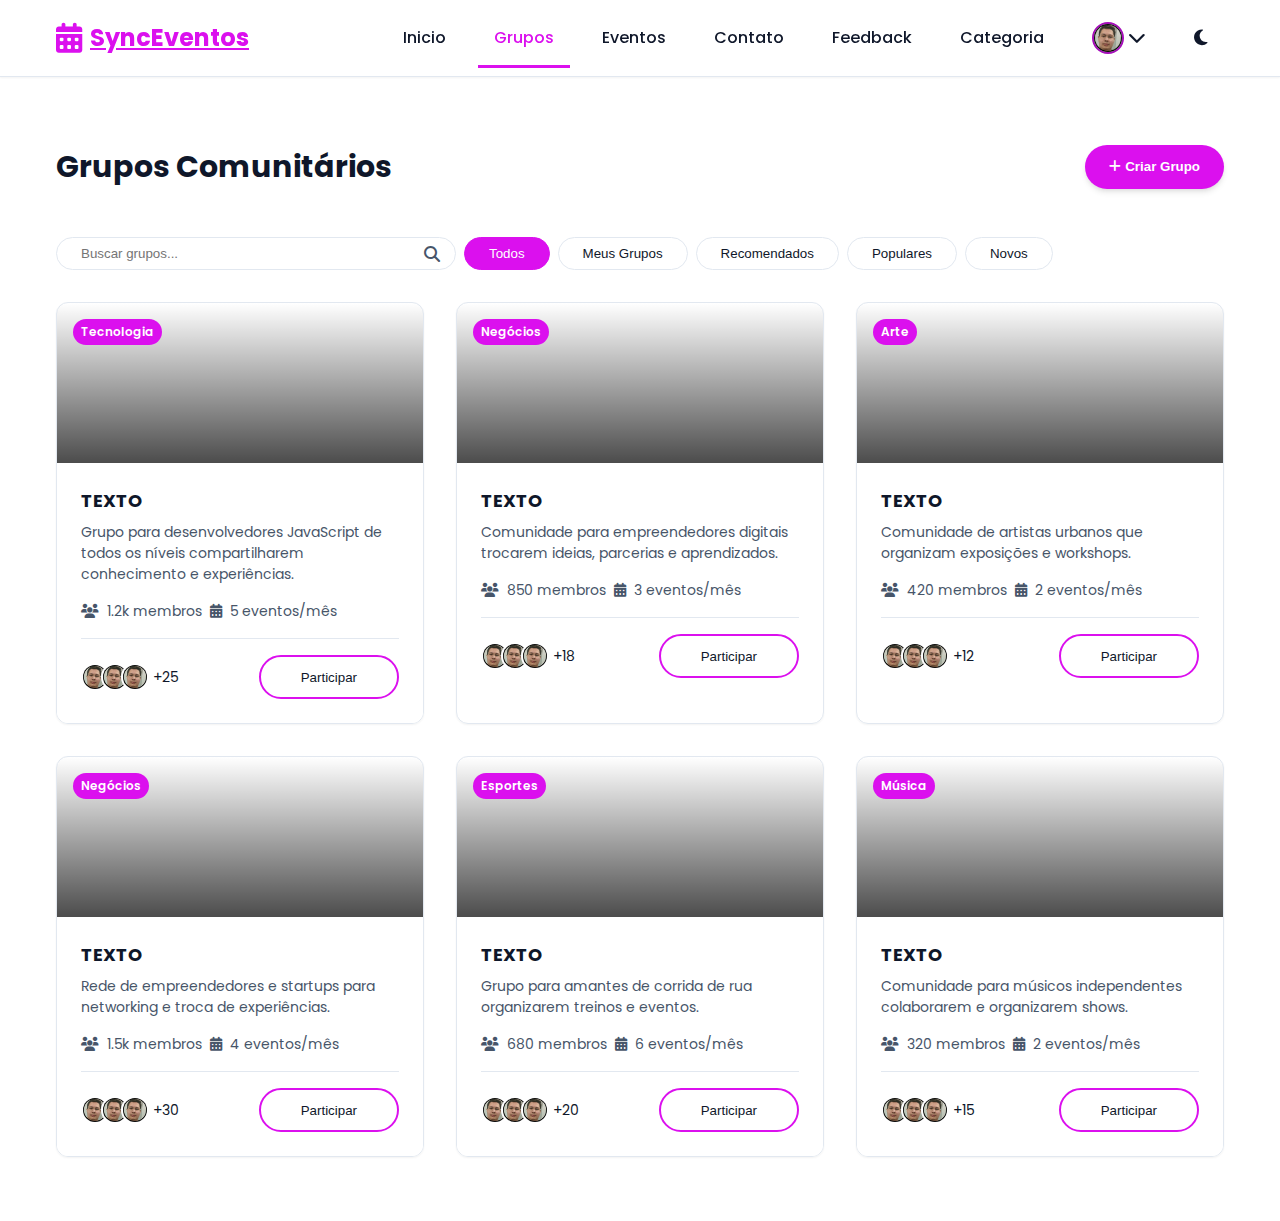
<file: grupo.html>
<!DOCTYPE html>
<html lang="pt-br">

<head>
    <meta charset="UTF-8">
    <meta name="viewport" content="width=device-width, initial-scale=1.0">
    <title>grupos</title>
    <link rel="stylesheet" href="grupo.css">
    <link rel="stylesheet" href="https://cdnjs.cloudflare.com/ajax/libs/font-awesome/6.4.0/css/all.min.css">
    <link href="https://fonts.googleapis.com/css2?family=Poppins:wght@300;400;500;600;700&display=swap"
        rel="stylesheet">

</head>

<body>
    <div class="loader" aria-hidden="true">
        <div class="loader-spinner"></div>
        <span class="sr-only">Carregando...</span>
    </div>

    <header id="main-header">
        <div class="container header-container">
            <a href="index.html" class="logo">
                <i class="fas fa-calendar-alt logo-icon" aria-hidden="true"></i>
                <span>SyncEventos</span>
            </a>

            <nav class="main-nav">
                <ul class="nav-list">
                    <li class="nav-item"><a href="index.html" class="nav-link">Inicio</a></li>
                    <li class="nav-item"><a href="grupo.html" class="nav-link active">Grupos</a></li>
                    <li class="nav-item"><a href="evento.html" class="nav-link">Eventos</a></li>
                    <li class="nav-item"><a href="contato.html" class="nav-link">Contato</a></li>
                    <li class="nav-item"><a href="fee.html" class="nav-link">Feedback</a></li>
                    <li class="nav-item"><a href="categoria.html" class="nav-link ">Categoria</a></li>
                    </a></li>

                    <li class="nav-item dropdown">
                        <button class="nav-link dropdown-toggle">
                            <img src="foto(xandao).jpg" alt="Foto do perfil" class="nav-avatar">
                            <i class="fas fa-chevron-down dropdown-icon"></i>
                        </button>
                        <div class="dropdown-menu">
                            <a href="perfil.html" class="dropdown-item">Meu Perfil</a>
                        </div>
                    </li>

                    <li class="nav-item">
                        <button class="theme-toggle nav-link" aria-label="Alternar tema">
                            <i class="fas fa-moon"></i>
                        </button>
                    </li>
                </ul>
            </nav>
        </div>
    </header>

    <main class="main-content">
        <div class="container">
            <div class="page-header">
                <h1 class="page-title">Grupos Comunitários</h1>
                <div class="page-actions">
                    <button class="btn btn-primary" id="create-group-button">
                        <i class="fas fa-plus"></i>
                        <span>Criar Grupo</span>
                    </button>
                </div>
            </div>

            <div class="filters">
                <div class="search-box">
                    <input type="text" class="search-input" placeholder="Buscar grupos...">
                    <i class="fas fa-search search-icon"></i>
                </div>

                <div class="filter-item">
                    <button class="filter-select active">Todos</button>
                </div>
                <div class="filter-item">
                    <button class="filter-select">Meus Grupos</button>
                </div>
                <div class="filter-item">
                    <button class="filter-select">Recomendados</button>
                </div>
                <div class="filter-item">
                    <button class="filter-select">Populares</button>
                </div>
                <div class="filter-item">
                    <button class="filter-select">Novos</button>
                </div>
            </div>

            <div class="groups-container">
                <div class="group-card">
                    <div class="group-image"
                        style="background-image: url('https://images.unsplash.com/photo-1522071820081-009f0129c71c?auto=format&fit=crop&w=600&q=80')">
                        <span class="group-category">Tecnologia</span>
                    </div>
                    <div class="group-body">
                        <h3 class="group-title">TEXTO</h3>
                        <p class="group-description">Grupo para desenvolvedores JavaScript de todos os níveis
                            compartilharem conhecimento e experiências.</p>
                        <div class="group-meta">
                            <span><i class="fas fa-users"></i> 1.2k membros</span>
                            <span><i class="fas fa-calendar-alt"></i> 5 eventos/mês</span>
                        </div>
                        <div class="group-footer">
                            <div class="group-members">
                                <img src="foto(xandao).jpg" alt="Membro" class="group-member-avatar">
                                <img src="foto(xandao).jpg" alt="Membro" class="group-member-avatar">
                                <img src="foto(xandao).jpg" alt="Membro" class="group-member-avatar">
                                <span class="group-member-count">+25</span>
                            </div>

                            <button class="btn btn-outline btn-sm"> <a href="dgrupo.html"
                                    class="nav-link ">Participar</button></a>
                        </div>
                    </div>
                </div>

                <div class="group-card">
                    <div class="group-image"
                        style="background-image: url('https://images.unsplash.com/photo-1552664730-d307ca884978?auto=format&fit=crop&w=600&q=80')">
                        <span class="group-category">Negócios</span>
                    </div>
                    <div class="group-body">
                        <h3 class="group-title">TEXTO</h3>
                        <p class="group-description">Comunidade para empreendedores digitais trocarem ideias, parcerias
                            e aprendizados.</p>
                        <div class="group-meta">
                            <span><i class="fas fa-users"></i> 850 membros</span>
                            <span><i class="fas fa-calendar-alt"></i> 3 eventos/mês</span>
                        </div>
                        <div class="group-footer">
                            <div class="group-members">
                                <img src="foto(xandao).jpg" alt="Membro" class="group-member-avatar">
                                <img src="foto(xandao).jpg" alt="Membro" class="group-member-avatar">
                                <img src="foto(xandao).jpg" alt="Membro" class="group-member-avatar">
                                <span class="group-member-count">+18</span>
                            </div>
                            <button class="btn btn-outline btn-sm"> <a href="dgrupo.html"
                                    class="nav-link ">Participar</button></a>
                        </div>
                    </div>
                </div>

                <div class="group-card">
                    <div class="group-image"
                        style="background-image: url('https://images.unsplash.com/photo-1541178735493-479c1a27ed24?auto=format&fit=crop&w=600&q=80')">
                        <span class="group-category">Arte</span>
                    </div>
                    <div class="group-body">
                        <h3 class="group-title">TEXTO</h3>
                        <p class="group-description">Comunidade de artistas urbanos que organizam exposições e
                            workshops.</p>
                        <div class="group-meta">
                            <span><i class="fas fa-users"></i> 420 membros</span>
                            <span><i class="fas fa-calendar-alt"></i> 2 eventos/mês</span>
                        </div>
                        <div class="group-footer">
                            <div class="group-members">
                                <img src="foto(xandao).jpg" alt="Membro" class="group-member-avatar">
                                <img src="foto(xandao).jpg" alt="Membro" class="group-member-avatar">
                                <img src="foto(xandao).jpg" alt="Membro" class="group-member-avatar">
                                <span class="group-member-count">+12</span>
                            </div>
                            <button class="btn btn-outline btn-sm"> <a href="dgrupo.html"
                                    class="nav-link ">Participar</button></a>
                        </div>
                    </div>
                </div>

                <div class="group-card">
                    <div class="group-image"
                        style="background-image: url('https://images.unsplash.com/photo-1542744173-8e7e53415bb0?auto=format&fit=crop&w=600&q=80')">
                        <span class="group-category">Negócios</span>
                    </div>
                    <div class="group-body">
                        <h3 class="group-title">TEXTO</h3>
                        <p class="group-description">Rede de empreendedores e startups para networking e troca de
                            experiências.</p>
                        <div class="group-meta">
                            <span><i class="fas fa-users"></i> 1.5k membros</span>
                            <span><i class="fas fa-calendar-alt"></i> 4 eventos/mês</span>
                        </div>
                        <div class="group-footer">
                            <div class="group-members">
                                <img src="foto(xandao).jpg" alt="Membro" class="group-member-avatar">
                                <img src="foto(xandao).jpg" alt="Membro" class="group-member-avatar">
                                <img src="foto(xandao).jpg" alt="Membro" class="group-member-avatar">
                                <span class="group-member-count">+30</span>
                            </div>
                            <button class="btn btn-outline btn-sm"> <a href="dgrupo.html"
                                    class="nav-link ">Participar</button></a>
                        </div>
                    </div>
                </div>

                <div class="group-card">
                    <div class="group-image"
                        style="background-image: url('https://images.unsplash.com/photo-1521791136064-7986c2920216?auto=format&fit=crop&w=600&q=80')">
                        <span class="group-category">Esportes</span>
                    </div>
                    <div class="group-body">
                        <h3 class="group-title">TEXTO</h3>
                        <p class="group-description">Grupo para amantes de corrida de rua organizarem treinos e eventos.
                        </p>
                        <div class="group-meta">
                            <span><i class="fas fa-users"></i> 680 membros</span>
                            <span><i class="fas fa-calendar-alt"></i> 6 eventos/mês</span>
                        </div>
                        <div class="group-footer">
                            <div class="group-members">
                                <img src="foto(xandao).jpg" alt="Membro" class="group-member-avatar">
                                <img src="foto(xandao).jpg" alt="Membro" class="group-member-avatar">
                                <img src="foto(xandao).jpg" alt="Membro" class="group-member-avatar">
                                <span class="group-member-count">+20</span>
                            </div>
                            <button class="btn btn-outline btn-sm"> <a href="dgrupo.html"
                                    class="nav-link ">Participar</button></a>
                        </div>
                    </div>
                </div>

                <div class="group-card">
                    <div class="group-image"
                        style="background-image: url('https://images.unsplash.com/photo-1519671482749-fd09be7ccebf?auto=format&fit=crop&w=600&q=80')">
                        <span class="group-category">Música</span>
                    </div>
                    <div class="group-body">
                        <h3 class="group-title">TEXTO</h3>
                        <p class="group-description">Comunidade para músicos independentes colaborarem e organizarem
                            shows.</p>
                        <div class="group-meta">
                            <span><i class="fas fa-users"></i> 320 membros</span>
                            <span><i class="fas fa-calendar-alt"></i> 2 eventos/mês</span>
                        </div>
                        <div class="group-footer">
                            <div class="group-members">
                                <img src="foto(xandao).jpg" alt="Membro" class="group-member-avatar">
                                <img src="foto(xandao).jpg" alt="Membro" class="group-member-avatar">
                                <img src="foto(xandao).jpg" alt="Membro" class="group-member-avatar">
                                <span class="group-member-count">+15</span>
                            </div>
                            <button class="btn btn-outline btn-sm"> <a href="dgrupo.html"
                                    class="nav-link ">Participar</button></a>
                        </div>
                    </div>
                </div>
            </div>
        </div>
    </main>

    <div class="modal" id="create-group-modal">
        <div class="modal-content">
            <div class="modal-header">
                <h3>Criar Novo Grupo</h3>
                <button class="modal-close" aria-label="Fechar modal">
                    <i class="fas fa-times"></i>
                </button>
            </div>
            <form id="create-group-form">
                <div class="form-group">
                    <label for="group-name" class="form-label">Nome do Grupo</label>
                    <input type="text" id="group-name" class="form-control"
                        placeholder="Ex: Desenvolvedores JavaScript SP" required>
                </div>

                <div class="form-group">
                    <label for="group-category" class="form-label">Categoria</label>
                    <select id="group-category" class="form-control" required>
                        <option value="">Selecione uma categoria</option>
                        <option value="technology">Tecnologia</option>
                        <option value="business">Negócios</option>
                        <option value="art">Arte</option>
                        <option value="sports">Esportes</option>
                        <option value="music">Música</option>
                    </select>
                </div>

                <div class="form-group">
                    <label for="group-description" class="form-label">Descrição</label>
                    <textarea id="group-description" class="form-control form-textarea"
                        placeholder="Descreva o propósito do grupo" required></textarea>
                </div>

                <div class="form-group">
                    <label for="group-location" class="form-label">Localização</label>
                    <input type="text" id="group-location" class="form-control" placeholder="Cidade, Estado" required>
                </div>

                <div class="form-group">
                    <label for="group-privacy" class="form-label">Privacidade</label>
                    <select id="group-privacy" class="form-control" required>
                        <option value="public">Público (qualquer um pode participar)</option>
                        <option value="private">Privado (requer aprovação)</option>
                    </select>
                </div>

                <div class="modal-footer">
                    <button type="button" class="btn btn-outline modal-close">Cancelar</button>
                    <button type="submit" class="btn btn-primary">Criar Grupo</button>
                </div>
            </form>
        </div>
    </div>

    <script src="grupo.js"></script>
</body>

</html>
</file>
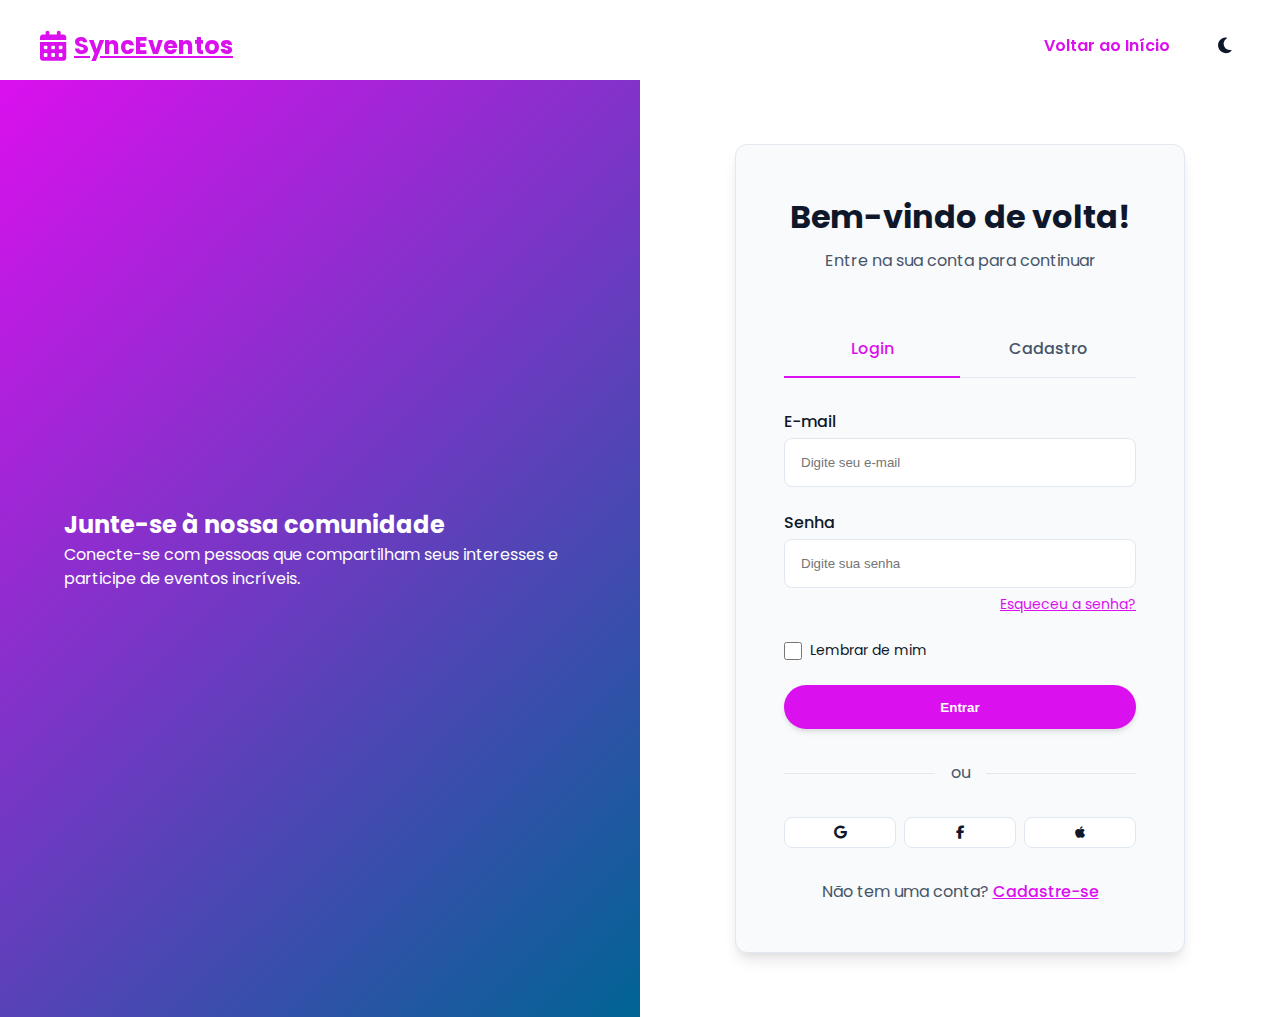
<file: login.html>
<!DOCTYPE html>
<html lang="pt-br">

<head>
    <meta charset="UTF-8">
    <meta name="viewport" content="width=device-width, initial-scale=1.0">
    <title>LOGIN</title>
    <link rel="stylesheet" href="login.css">
    <link rel="stylesheet" href="https://cdnjs.cloudflare.com/ajax/libs/font-awesome/6.4.0/css/all.min.css">
    <link href="https://fonts.googleapis.com/css2?family=Poppins:wght@300;400;500;600;700&display=swap"
        rel="stylesheet">

</head>

<body>
    <div class="loader" aria-hidden="true">
        <div class="loader-spinner"></div>
        <span class="sr-only">Carregando...</span>
    </div>

    <header id="main-header">
        <div class="container header-container">
            <a href="login.html" class="logo">
                <i class="fas fa-calendar-alt logo-icon" aria-hidden="true"></i>
                <span>SyncEventos</span>
            </a>

            <nav class="nav-menu">
                <ul class="nav-list">
                    <li class="nav-item">
                        <a href="index.html" class="nav-link btn btn-outline">Voltar ao Início</a>
                    </li>
                    <li class="nav-item">
                        <button class="theme-toggle nav-link" aria-label="Alternar tema">
                            <i class="fas fa-moon"></i>
                        </button>
                    </li>
                </ul>
            </nav>
        </div>
    </header>

    <main>
        <div class="auth-container">
            <div class="auth-illustration">
                <div>
                    <h2>Junte-se à nossa comunidade</h2>
                    <p>Conecte-se com pessoas que compartilham seus interesses e participe de eventos incríveis.</p>
                </div>
            </div>

            <div class="auth-content">
                <div class="auth-card">
                    <div class="auth-header">
                        <h1 class="auth-title">Bem-vindo de volta!</h1>
                        <p class="auth-subtitle">Entre na sua conta para continuar</p>
                    </div>

                    <div class="auth-tabs">
                        <div class="auth-tab active" data-tab="login">Login</div>
                        <div class="auth-tab" data-tab="register">Cadastro</div>
                    </div>

                    <div class="auth-tab-content active" id="login-tab">
                        <form class="auth-form" id="login-form">
                            <div class="form-group">
                                <label for="login-email" class="form-label">E-mail</label>
                                <input type="email" id="login-email" class="form-control"
                                    placeholder="Digite seu e-mail" required>
                            </div>

                            <div class="form-group">
                                <label for="login-password" class="form-label">Senha</label>
                                <input type="password" id="login-password" class="form-control"
                                    placeholder="Digite sua senha" required>
                                <div style="text-align: right; margin-top: var(--space-xs);">
                                    <a href="#forgot-password"
                                        style="font-size: var(--text-sm); color: var(--primary);">Esqueceu a senha?</a>
                                </div>
                            </div>

                            <div class="form-group form-check">
                                <input type="checkbox" id="remember-me" class="form-check-input">
                                <label for="remember-me" class="form-check-label">Lembrar de mim</label>
                            </div>

                            <div class="form-group">
                                <button type="submit" class="btn btn-primary btn-block">Entrar</button>
                            </div>
                        </form>

                        <div class="auth-divider">
                            <span class="auth-divider-text">ou</span>
                        </div>

                        <div class="social-auth">
                            <button type="button" class="social-btn">
                                <i class="fab fa-google"></i>
                            </button>
                            <button type="button" class="social-btn">
                                <i class="fab fa-facebook-f"></i>
                            </button>
                            <button type="button" class="social-btn">
                                <i class="fab fa-apple"></i>
                            </button>
                        </div>

                        <div class="auth-footer">
                            <p>Não tem uma conta? <a href="#register" class="auth-link switch-tab"
                                    data-tab="register">Cadastre-se</a></p>
                        </div>
                    </div>

                    <div class="auth-tab-content" id="register-tab">
                        <form class="auth-form" id="register-form">
                            <div class="form-group">
                                <label for="register-name" class="form-label">Nome completo</label>
                                <input type="text" id="register-name" class="form-control"
                                    placeholder="Digite seu nome completo" required>
                            </div>

                            <div class="form-group">
                                <label for="register-email" class="form-label">E-mail</label>
                                <input type="email" id="register-email" class="form-control"
                                    placeholder="Digite seu e-mail" required>
                            </div>

                            <div class="form-group">
                                <label for="register-password" class="form-label">Senha</label>
                                <input type="password" id="register-password" class="form-control"
                                    placeholder="Crie uma senha" required>
                            </div>

                            <div class="form-group">
                                <label for="register-confirm-password" class="form-label">Confirmar senha</label>
                                <input type="password" id="register-confirm-password" class="form-control"
                                    placeholder="Confirme sua senha" required>
                            </div>

                            <div class="form-group form-check">
                                <input type="checkbox" id="terms" class="form-check-input" required>
                                <label for="terms" class="form-check-label">Eu concordo com os <a href="#"
                                        style="color: var(--primary);">Termos de Serviço</a> e <a href="#"
                                        style="color: var(--primary);">Política de Privacidade</a></label>
                            </div>

                            <div class="form-group">
                                <button type="submit" class="btn btn-primary btn-block">Criar conta</button>
                            </div>
                        </form>

                        <div class="auth-divider">
                            <span class="auth-divider-text">ou</span>
                        </div>

                        <div class="social-auth">
                            <button type="button" class="social-btn">
                                <i class="fab fa-google"></i>
                            </button>
                            <button type="button" class="social-btn">
                                <i class="fab fa-facebook-f"></i>
                            </button>
                            <button type="button" class="social-btn">
                                <i class="fab fa-apple"></i>
                            </button>
                        </div>

                        <div class="auth-footer">
                            <p>Já tem uma conta? <a href="#login" class="auth-link switch-tab" data-tab="login">Faça
                                    login</a></p>
                        </div>
                    </div>
                </div>
            </div>
        </div>
    </main>

    <script src="login.js"></script>
</body>

</html>
</file>
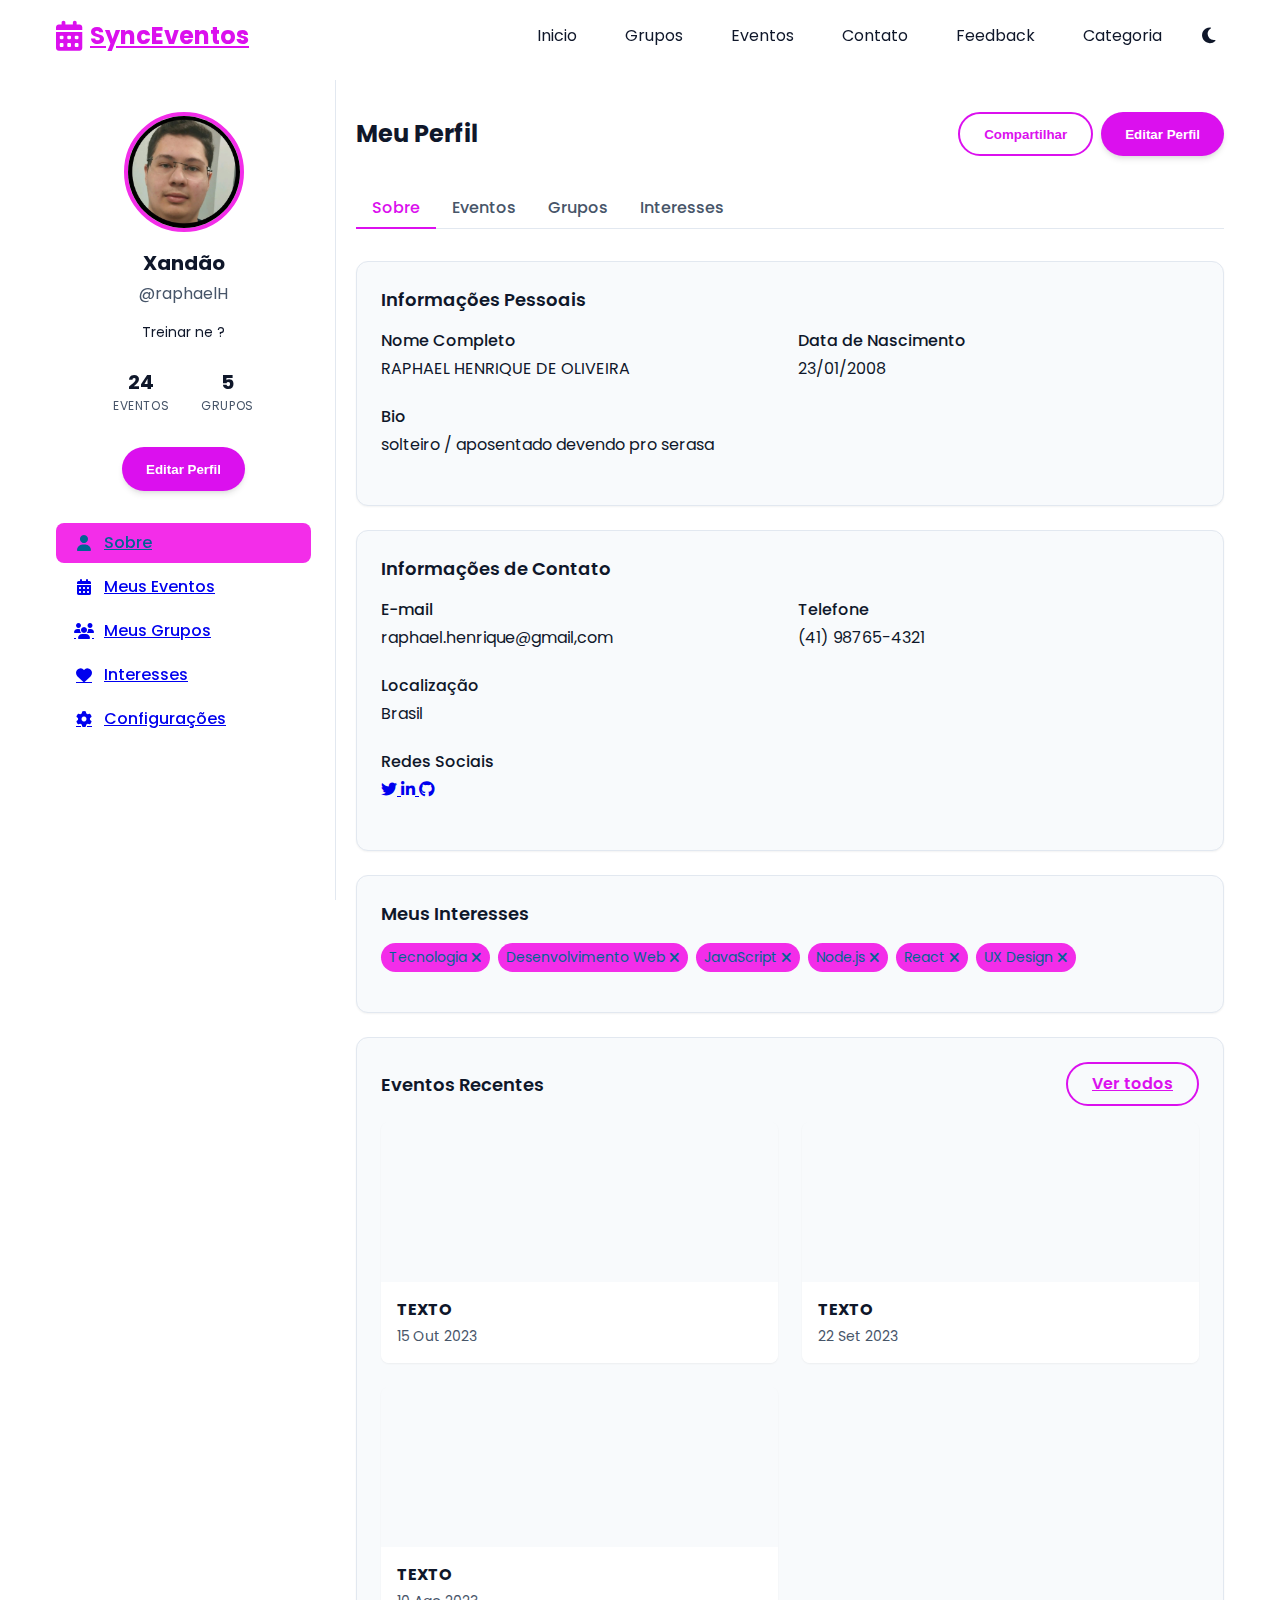
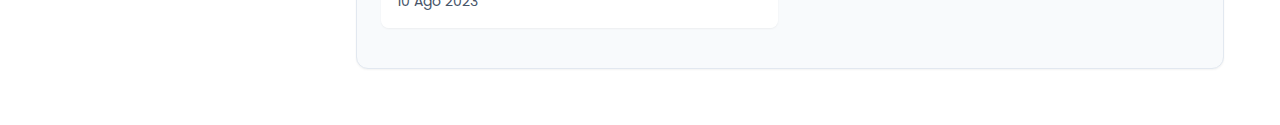
<file: perfil.html>
<!DOCTYPE html>
<html lang="pt-br">

<head>
    <meta charset="UTF-8">
    <meta name="viewport" content="width=device-width, initial-scale=1.0">
    <title>Perfil</title>
    <link rel="stylesheet" href="perfil.css">
    <link rel="stylesheet" href="https://cdnjs.cloudflare.com/ajax/libs/font-awesome/6.4.0/css/all.min.css">
    <link href="https://fonts.googleapis.com/css2?family=Poppins:wght@300;400;500;600;700&display=swap"
        rel="stylesheet">

</head>

<body>
    <div class="loader" aria-hidden="true">
        <div class="loader-spinner"></div>
        <span class="sr-only">Carregando...</span>
    </div>

    <header id="main-header">
        <div class="container header-container">
            <a href="perfil.html" class="logo">
                <i class="fas fa-calendar-alt logo-icon" aria-hidden="true"></i>
                <span>SyncEventos</span>
            </a>

            <nav class="main-nav">
                <ul class="nav-list">
                    <li class="nav-item"><a href="index.html" class="nav-link">Inicio</a></li>
                    <li class="nav-item"><a href="grupo.html" class="nav-link">Grupos</a></li>
                    <li class="nav-item"><a href="evento.html" class="nav-link">Eventos</a></li>
                    <li class="nav-item"><a href="contato.html" class="nav-link">Contato</a></li>
                    <li class="nav-item"><a href="fee.html" class="nav-link">Feedback</a></li>
                    <li class="nav-item"><a href="categoria.html" class="nav-link">Categoria</a></li>

                    <li class="nav-item">
                        <button class="theme-toggle nav-link" aria-label="Alternar tema">
                            <i class="fas fa-moon"></i>
                        </button>
                    </li>
                </ul>
            </nav>
        </div>
    </header>

    <main>
        <div class="container profile-container">
            <aside class="profile-sidebar">
                <div class="profile-card">
                    <img src="foto(xandao).jpg" alt="Foto de perfil" class="profile-avatar">
                    <h2 class="profile-name">Xandão</h2>
                    <div class="profile-username">@raphaelH</div>
                    <p class="profile-bio">Treinar ne ?</p>

                    <div class="profile-stats">
                        <div class="stat-item">
                            <div class="stat-number">24</div>
                            <div class="stat-label">Eventos</div>
                        </div>
                        <div class="stat-item">
                            <div class="stat-number">5</div>
                            <div class="stat-label">Grupos</div>
                        </div>
                    </div>

                    <button class="btn btn-primary btn-block">Editar Perfil</button>
                </div>

                <ul class="profile-menu">
                    <li class="profile-menu-item">
                        <a href="#sobre" class="profile-menu-link active">
                            <i class="fas fa-user"></i>
                            <span>Sobre</span>
                        </a>
                    </li>
                    <li class="profile-menu-item">
                        <a href="#eventos" class="profile-menu-link">
                            <i class="fas fa-calendar-alt"></i>
                            <span>Meus Eventos</span>
                        </a>
                    </li>
                    <li class="profile-menu-item">
                        <a href="#grupos" class="profile-menu-link">
                            <i class="fas fa-users"></i>
                            <span>Meus Grupos</span>
                        </a>
                    </li>
                    <li class="profile-menu-item">
                        <a href="#interesses" class="profile-menu-link">
                            <i class="fas fa-heart"></i>
                            <span>Interesses</span>
                        </a>
                    </li>
                    <li class="profile-menu-item">
                        <a href="#configuracoes" class="profile-menu-link">
                            <i class="fas fa-cog"></i>
                            <span>Configurações</span>
                        </a>
                    </li>
                </ul>
            </aside>

            <div class="profile-content">
                <div class="profile-header">
                    <h1 class="profile-title">Meu Perfil</h1>
                    <div class="profile-actions">
                        <button class="btn btn-outline">Compartilhar</button>
                        <button class="btn btn-primary">Editar Perfil</button>
                    </div>
                </div>

                <div class="profile-tabs">
                    <div class="profile-tab active">Sobre</div>
                    <div class="profile-tab">Eventos</div>
                    <div class="profile-tab">Grupos</div>
                    <div class="profile-tab">Interesses</div>
                </div>

                <div class="card">
                    <div class="card-header">
                        <h2 class="card-title">Informações Pessoais</h2>
                    </div>
                    <div class="card-body">
                        <div class="form-row">
                            <div class="form-col">
                                <div class="form-group">
                                    <label class="form-label">Nome Completo</label>
                                    <div class="form-control-static">RAPHAEL HENRIQUE DE OLIVEIRA</div>
                                </div>
                            </div>
                            <div class="form-col">
                                <div class="form-group">
                                    <label class="form-label">Data de Nascimento</label>
                                    <div class="form-control-static">23/01/2008</div>
                                </div>
                            </div>
                        </div>

                        <div class="form-group">
                            <label class="form-label">Bio</label>
                            <div class="form-control-static">solteiro / aposentado devendo pro serasa</div>
                        </div>
                    </div>
                </div>

                <div class="card">
                    <div class="card-header">
                        <h2 class="card-title">Informações de Contato</h2>
                    </div>
                    <div class="card-body">
                        <div class="form-row">
                            <div class="form-col">
                                <div class="form-group">
                                    <label class="form-label">E-mail</label>
                                    <div class="form-control-static">raphael.henrique@gmail,com</div>
                                </div>
                            </div>
                            <div class="form-col">
                                <div class="form-group">
                                    <label class="form-label">Telefone</label>
                                    <div class="form-control-static">(41) 98765-4321</div>
                                </div>
                            </div>
                        </div>

                        <div class="form-group">
                            <label class="form-label">Localização</label>
                            <div class="form-control-static">Brasil</div>
                        </div>

                        <div class="form-group">
                            <label class="form-label">Redes Sociais</label>
                            <div class="social-links">
                                <a href="#" class="social-link" aria-label="Twitter">
                                    <i class="fab fa-twitter"></i>
                                </a>
                                <a href="#" class="social-link" aria-label="LinkedIn">
                                    <i class="fab fa-linkedin-in"></i>
                                </a>
                                <a href="#" class="social-link" aria-label="GitHub">
                                    <i class="fab fa-github"></i>
                                </a>
                            </div>
                        </div>
                    </div>
                </div>

                <div class="card">
                    <div class="card-header">
                        <h2 class="card-title">Meus Interesses</h2>
                    </div>
                    <div class="card-body">
                        <div class="interests-list">
                            <span class="interest-tag">
                                Tecnologia
                                <i class="fas fa-times"></i>
                            </span>
                            <span class="interest-tag">
                                Desenvolvimento Web
                                <i class="fas fa-times"></i>
                            </span>
                            <span class="interest-tag">
                                JavaScript
                                <i class="fas fa-times"></i>
                            </span>
                            <span class="interest-tag">
                                Node.js
                                <i class="fas fa-times"></i>
                            </span>
                            <span class="interest-tag">
                                React
                                <i class="fas fa-times"></i>
                            </span>
                            <span class="interest-tag">
                                UX Design
                                <i class="fas fa-times"></i>
                            </span>
                        </div>
                    </div>
                </div>

                <div class="card">
                    <div class="card-header">
                        <h2 class="card-title">Eventos Recentes</h2>
                        <a href="#" class="btn btn-sm btn-outline">Ver todos</a>
                    </div>
                    <div class="card-body">
                        <div class="events-grid">
                            <div class="event-card">
                                <div class="event-image"
                                    style="background-image: url('https://images.unsplash.com/photo-1492684223066-81342ee5ff30?auto=format&fit=crop&w=600&q=80')">
                                </div>
                                <div class="event-body">
                                    <h3 class="event-title">TEXTO</h3>
                                    <div class="event-date">15 Out 2023</div>
                                </div>
                            </div>

                            <div class="event-card">
                                <div class="event-image"
                                    style="background-image: url('https://images.unsplash.com/photo-1511578314322-379afb476865?auto=format&fit=crop&w=600&q=80')">
                                </div>
                                <div class="event-body">
                                    <h3 class="event-title">TEXTO</h3>
                                    <div class="event-date">22 Set 2023</div>
                                </div>
                            </div>

                            <div class="event-card">
                                <div class="event-image"
                                    style="background-image: url('https://images.unsplash.com/photo-1505373877841-8d25f7d46678?auto=format&fit=crop&w=600&q=80')">
                                </div>
                                <div class="event-body">
                                    <h3 class="event-title">TEXTO</h3>
                                    <div class="event-date">10 Ago 2023</div>
                                </div>
                            </div>
                        </div>
                    </div>
                </div>
            </div>
        </div>
    </main>

    <script src="perfil.js"></script>
</body>


</html>
</file>
<file: index.css>
:root {
            --primary: #db10ee;
            --primary-dark: #006494;
            --primary-light: #db10ee;

            --white: #ffffff;
            --gray-50: #f8fafc;
            --gray-100: #f1f5f9;
            --gray-200: #e2e8f0;
            --gray-300: #cbd5e1;
            --gray-400: #94a3b8;
            --gray-500: #64748b;
            --gray-600: #475569;
            --gray-700: #334155;
            --gray-800: #1e293b;
            --gray-900: #0f172a;
            --black: #000000;

            --success: #10b981;
            --warning: #f59e0b;
            --error: #ef4444;
            --info: #3b82f6;

            --shadow-sm: 0 1px 2px 0 rgba(0, 0, 0, 0.05);
            --shadow: 0 4px 6px -1px rgba(0, 0, 0, 0.1), 0 2px 4px -1px rgba(0, 0, 0, 0.06);
            --shadow-md: 0 10px 15px -3px rgba(0, 0, 0, 0.1), 0 4px 6px -2px rgba(0, 0, 0, 0.05);
            --shadow-lg: 0 20px 25px -5px rgba(0, 0, 0, 0.1), 0 10px 10px -5px rgba(0, 0, 0, 0.04);

            --radius-sm: 4px;
            --radius: 8px;
            --radius-lg: 12px;
            --radius-xl: 16px;
            --radius-full: 9999px;

            --space-xs: 4px;
            --space-sm: 8px;
            --space-md: 16px;
            --space-lg: 24px;
            --space-xl: 32px;
            --space-2xl: 48px;
            --space-3xl: 64px;

            --text-xs: 0.75rem;
            --text-sm: 0.875rem;
            --text-base: 1rem;
            --text-lg: 1.125rem;
            --text-xl: 1.25rem;
            --text-2xl: 1.5rem;
            --text-3xl: 1.875rem;
            --text-4xl: 2.25rem;
            --text-5xl: 3rem;
            --text-6xl: 3.75rem;

            --bg-primary: var(--white);
            --bg-secondary: var(--gray-50);
            --bg-tertiary: var(--gray-100);
            --text-primary: var(--gray-900);
            --text-secondary: var(--gray-600);
            --border-color: var(--gray-200);
        }

        .dark-mode {
            --bg-primary: var(--gray-900);
            --bg-secondary: var(--gray-800);
            --bg-tertiary: var(--gray-700);
            --text-primary: var(--white);
            --text-secondary: var(--gray-300);
            --border-color: var(--gray-600);
        }

        * {
            margin: 0;
            padding: 0;
            box-sizing: border-box;
        }

        html {
            scroll-behavior: smooth;
        }

        body {
            font-family: 'Poppins', sans-serif;
            color: var(--text-primary);
            line-height: 1.5;
            background-color: var(--bg-primary);
            transition: background-color 0.3s ease, color 0.3s ease;
        }

        h1 {
            font-size: clamp(var(--text-4xl), 5vw, var(--text-6xl));
        }

        h2 {
            font-size: clamp(var(--text-3xl), 4vw, var(--text-5xl));
        }

        h3 {
            font-size: clamp(var(--text-2xl), 3vw, var(--text-4xl));
        }

        h4 {
            font-size: clamp(var(--text-xl), 2.5vw, var(--text-3xl));
        }

        h5 {
            font-size: clamp(var(--text-lg), 2vw, var(--text-2xl));
        }

        h6 {
            font-size: clamp(var(--text-base), 1.5vw, var(--text-xl));
        }

        p,
        li,
        a,
        button,
        input,
        textarea,
        select {
            font-size: var(--text-base);
        }

        a {
            text-decoration: none;
            color: inherit;
        }

        button,
        input,
        textarea,
        select {
            font-family: inherit;
            font-size: inherit;
        }

        .container {
            width: 100%;
            max-width: 1200px;
            margin: 0 auto;
            padding: 0 var(--space-md);
        }

        .btn {
            display: inline-flex;
            align-items: center;
            justify-content: center;
            padding: var(--space-sm) var(--space-lg);
            border-radius: var(--radius-full);
            font-weight: 600;
            transition: all 0.3s ease;
            cursor: pointer;
            border: none;
            position: relative;
            overflow: hidden;
            gap: var(--space-xs);
            min-height: 44px;
            min-width: 44px;
        }

        .btn:focus {
            outline: 2px solid var(--primary-light);
            outline-offset: 2px;
        }

        .btn-primary {
            background-color: var(--primary);
            color: var(--white);
            box-shadow: var(--shadow);
        }

        .btn-primary:hover {
            background-color: var(--primary-dark);
            transform: translateY(-2px);
            box-shadow: var(--shadow-md);
        }

        .btn-outline {
            border: 2px solid var(--primary);
            color: var(--primary);
            background-color: transparent;
        }

        .btn-outline:hover {
            background-color: var(--primary);
            color: var(--white);
        }

        .btn-icon {
            padding: var(--space-sm);
            min-width: auto;
        }

        .card {
            background-color: var(--bg-secondary);
            border-radius: var(--radius-lg);
            padding: var(--space-lg);
            box-shadow: var(--shadow-sm);
            transition: all 0.3s ease;
            border: 1px solid var(--border-color);
        }

        .card:hover {
            transform: translateY(-5px);
            box-shadow: var(--shadow-md);
        }

        .badge {
            display: inline-block;
            padding: var(--space-xs) var(--space-sm);
            border-radius: var(--radius-full);
            font-size: var(--text-xs);
            font-weight: 600;
            text-transform: uppercase;
            letter-spacing: 0.05em;
        }

        .badge-primary {
            background-color: var(--primary-light);
            color: var(--primary-dark);
        }

        .alert {
            padding: var(--space-md);
            border-radius: var(--radius);
            margin-bottom: var(--space-md);
            display: flex;
            align-items: flex-start;
            gap: var(--space-sm);
        }

        .alert-icon {
            font-size: var(--text-xl);
            flex-shrink: 0;
        }

        .alert-success {
            background-color: rgba(16, 185, 129, 0.1);
            color: var(--success);
            border-left: 4px solid var(--success);
        }

        .alert-error {
            background-color: rgba(239, 68, 68, 0.1);
            color: var(--error);
            border-left: 4px solid var(--error);
        }

        .alert-warning {
            background-color: rgba(245, 158, 11, 0.1);
            color: var(--warning);
            border-left: 4px solid var(--warning);
        }

        .alert-info {
            background-color: rgba(59, 130, 246, 0.1);
            color: var(--info);
            border-left: 4px solid var(--info);
        }

        .modal {
            position: fixed;
            top: 0;
            left: 0;
            width: 100%;
            height: 100%;
            background-color: rgba(0, 0, 0, 0.5);
            display: flex;
            align-items: center;
            justify-content: center;
            z-index: 1000;
            opacity: 0;
            visibility: hidden;
            transition: all 0.3s ease;
        }

        .modal.active {
            opacity: 1;
            visibility: visible;
        }

        .modal-content {
            background-color: var(--bg-primary);
            border-radius: var(--radius-lg);
            padding: var(--space-xl);
            max-width: 500px;
            width: 90%;
            max-height: 90vh;
            overflow-y: auto;
            box-shadow: var(--shadow-xl);
            transform: translateY(-20px);
            transition: transform 0.3s ease;
        }

        .modal.active .modal-content {
            transform: translateY(0);
        }

        .modal-header {
            display: flex;
            justify-content: space-between;
            align-items: center;
            margin-bottom: var(--space-lg);
        }

        .modal-close {
            background: none;
            border: none;
            font-size: var(--text-xl);
            cursor: pointer;
            color: var(--text-secondary);
            transition: color 0.3s ease;
        }

        .modal-close:hover {
            color: var(--text-primary);
        }

        .modal-footer {
            display: flex;
            justify-content: flex-end;
            gap: var(--space-md);
            margin-top: var(--space-xl);
        }

        header {
            background-color: transparent;
            position: fixed;
            width: 100%;
            z-index: 1000;
            transition: all 0.3s ease;
            padding: var(--space-md) 0;
        }

        header.scrolled {
            background-color: rgba(var(--bg-primary), 0.98);
            box-shadow: var(--shadow);
            backdrop-filter: blur(10px);
        }

        .header-container {
            display: flex;
            justify-content: space-between;
            align-items: center;
        }

        .logo {
            font-size: var(--text-2xl);
            font-weight: 700;
            color: var(--primary);
            display: flex;
            align-items: center;
            gap: var(--space-sm);
        }

        .logo-icon {
            font-size: var(--text-3xl);
        }

        nav ul {
            display: flex;
            list-style: none;
            gap: var(--space-md);
        }

        nav ul li {
            position: relative;
        }

        nav ul li a {
            font-weight: 500;
            transition: color 0.3s ease;
            position: relative;
            padding: var(--space-xs) 0;
            display: block;
        }

        nav ul li a::after {
            content: '';
            position: absolute;
            bottom: 0;
            left: 0;
            width: 0;
            height: 2px;
            background-color: var(--primary);
            transition: width 0.3s ease;
        }

        nav ul li a:hover::after,
        nav ul li a:focus::after {
            width: 100%;
        }

        nav ul li a:hover,
        nav ul li a:focus {
            color: var(--primary);
        }

        .menu-toggle {
            display: none;
            background: none;
            border: none;
            color: var(--text-primary);
            font-size: var(--text-2xl);
            cursor: pointer;
            z-index: 1001;
        }

        .hero {
            background: linear-gradient(135deg, var(--primary) 0%, var(--primary-dark) 100%);
            color: var(--white);
            padding: 180px 0 100px;
            text-align: center;
            position: relative;
            overflow: hidden;
        }

        .hero-content {
            position: relative;
            z-index: 1;
            max-width: 800px;
            margin: 0 auto;
        }

        .hero-title {
            margin-bottom: var(--space-lg);
            animation: fadeInUp 0.8s ease;
        }

        .hero-description {
            margin-bottom: var(--space-xl);
            opacity: 0.9;
            animation: fadeInUp 0.8s ease 0.2s forwards;
            opacity: 0;
        }

        .hero-actions {
            display: flex;
            justify-content: center;
            gap: var(--space-md);
            animation: fadeInUp 0.8s ease 0.4s forwards;
            opacity: 0;
            flex-wrap: wrap;
        }

        .features {
            padding: var(--space-3xl) 0;
            position: relative;
        }

        .section-header {
            text-align: center;
            margin-bottom: var(--space-3xl);
        }

        .section-title {
            position: relative;
            display: inline-block;
            margin-bottom: var(--space-md);
        }

        .section-title::after {
            content: '';
            position: absolute;
            bottom: -10px;
            left: 50%;
            transform: translateX(-50%);
            width: 80px;
            height: 4px;
            background: linear-gradient(90deg, var(--primary), var(--primary-dark));
            border-radius: 2px;
        }

        .section-description {
            color: var(--text-secondary);
            max-width: 700px;
            margin: 0 auto;
        }

        .features-grid {
            display: grid;
            grid-template-columns: repeat(auto-fit, minmax(300px, 1fr));
            gap: var(--space-xl);
        }

        .feature-card {
            text-align: center;
            opacity: 0;
            transform: translateY(30px);
        }

        .feature-card.animated {
            opacity: 1;
            transform: translateY(0);
        }

        .feature-icon {
            font-size: var(--text-4xl);
            color: var(--primary);
            margin-bottom: var(--space-lg);
            transition: all 0.3s ease;
        }

        .feature-title {
            margin-bottom: var(--space-md);
        }

        .stats {
            padding: var(--space-2xl) 0;
            background: linear-gradient(135deg, var(--primary) 0%, var(--primary-dark) 100%);
            color: var(--white);
            text-align: center;
        }

        .stats-grid {
            display: grid;
            grid-template-columns: repeat(auto-fit, minmax(200px, 1fr));
            gap: var(--space-xl);
        }

        .stat-item {
            opacity: 0;
            transform: translateY(30px);
        }

        .stat-item.animated {
            opacity: 1;
            transform: translateY(0);
        }

        .stat-number {
            font-size: var(--text-4xl);
            font-weight: 700;
            margin-bottom: var(--space-sm);
        }

        .events {
            padding: var(--space-3xl) 0;
            background-color: var(--bg-secondary);
        }

        .events-grid {
            display: grid;
            grid-template-columns: repeat(auto-fit, minmax(300px, 1fr));
            gap: var(--space-xl);
        }

        .event-card {
            opacity: 0;
            transform: translateY(30px);
        }

        .event-card.animated {
            opacity: 1;
            transform: translateY(0);
        }

        .event-image {
            height: 200px;
            background-color: var(--gray-200);
            background-size: cover;
            background-position: center;
            position: relative;
            border-radius: var(--radius) var(--radius) 0 0;
            overflow: hidden;
        }

        .event-image::after {
            content: '';
            position: absolute;
            top: 0;
            left: 0;
            width: 100%;
            height: 100%;
            background: linear-gradient(to bottom, transparent, rgba(0, 0, 0, 0.7));
        }

        .event-date {
            position: absolute;
            top: var(--space-md);
            left: var(--space-md);
            background-color: var(--primary);
            color: var(--white);
            padding: var(--space-xs) var(--space-sm);
            border-radius: var(--radius-full);
            font-size: var(--text-sm);
            font-weight: 600;
            z-index: 1;
        }

        .event-body {
            padding: var(--space-lg);
            background-color: var(--bg-primary);
            border-radius: 0 0 var(--radius) var(--radius);
        }

        .event-title {
            margin-bottom: var(--space-sm);
        }

        .event-footer {
            display: flex;
            justify-content: space-between;
            align-items: center;
            margin-top: var(--space-lg);
            padding-top: var(--space-md);
            border-top: 1px solid var(--border-color);
        }

        .cta {
            padding: var(--space-3xl) 0;
            text-align: center;
            position: relative;
        }

        .cta-form {
            max-width: 500px;
            margin: 0 auto;
            display: flex;
            background: var(--bg-primary);
            border-radius: var(--radius-full);
            overflow: hidden;
            box-shadow: var(--shadow);
            border: 1px solid var(--border-color);
        }

        .cta-input {
            flex: 1;
            padding: var(--space-md);
            border: none;
            outline: none;
            background: transparent;
            color: var(--text-primary);
        }

        .cta-input::placeholder {
            color: var(--text-secondary);
        }

        .cta-button {
            border-radius: 0 var(--radius-full) var(--radius-full) 0;
        }

        footer {
            background: linear-gradient(135deg, var(--gray-800) 0%, var(--gray-900) 100%);
            color: var(--white);
            padding: var(--space-3xl) 0 var(--space-xl);
        }

        .footer-grid {
            display: grid;
            grid-template-columns: repeat(auto-fit, minmax(200px, 1fr));
            gap: var(--space-xl);
            margin-bottom: var(--space-2xl);
        }

        .footer-title {
            font-size: var(--text-xl);
            margin-bottom: var(--space-lg);
            color: var(--primary-light);
            position: relative;
            padding-bottom: var(--space-sm);
        }

        .footer-title::after {
            content: '';
            position: absolute;
            bottom: 0;
            left: 0;
            width: 40px;
            height: 2px;
            background-color: var(--primary-light);
        }

        .footer-links {
            list-style: none;
        }

        .footer-links li {
            margin-bottom: var(--space-sm);
        }

        .footer-links a {
            transition: all 0.3s ease;
            display: block;
        }

        .footer-links a:hover {
            color: var(--primary-light);
            transform: translateX(var(--space-xs));
        }

        .footer-contact-item {
            display: flex;
            align-items: center;
            gap: var(--space-sm);
            margin-bottom: var(--space-sm);
        }

        .social-links {
            display: flex;
            gap: var(--space-sm);
            margin-top: var(--space-lg);
        }

        .social-link {
            display: flex;
            align-items: center;
            justify-content: center;
            width: 40px;
            height: 40px;
            border-radius: 50%;
            background-color: rgba(255, 255, 255, 0.1);
            color: var(--white);
            transition: all 0.3s ease;
        }

        .social-link:hover {
            background-color: var(--primary);
            transform: translateY(-3px);
        }

        .footer-bottom {
            text-align: center;
            padding-top: var(--space-xl);
            border-top: 1px solid rgba(255, 255, 255, 0.1);
            color: rgba(255, 255, 255, 0.7);
            font-size: var(--text-sm);
        }

        .theme-toggle {
            background: none;
            border: none;
            color: var(--text-primary);
            cursor: pointer;
            font-size: var(--text-xl);
            margin-left: var(--space-md);
        }

        .loader {
            position: fixed;
            top: 0;
            left: 0;
            width: 100%;
            height: 100%;
            background-color: var(--bg-primary);
            display: flex;
            justify-content: center;
            align-items: center;
            z-index: 9999;
            transition: opacity 0.5s ease, visibility 0.5s ease;
        }

        .loader.hidden {
            opacity: 0;
            visibility: hidden;
        }

        .loader-spinner {
            width: 50px;
            height: 50px;
            border: 5px solid var(--gray-200);
            border-top: 5px solid var(--primary);
            border-radius: 50%;
            animation: spin 1s linear infinite;
        }

        @keyframes fadeInUp {
            from {
                opacity: 0;
                transform: translateY(20px);
            }

            to {
                opacity: 1;
                transform: translateY(0);
            }
        }

        @keyframes spin {
            0% {
                transform: rotate(0deg);
            }

            100% {
                transform: rotate(360deg);
            }
        }

        @media (max-width: 992px) {
            .menu-toggle {
                display: block;
            }

            nav {
                position: fixed;
                top: 0;
                right: -100%;
                width: 80%;
                max-width: 300px;
                height: 100vh;
                background-color: var(--bg-primary);
                box-shadow: -5px 0 15px rgba(0, 0, 0, 0.1);
                transition: right 0.3s ease;
                padding: var(--space-3xl) var(--space-xl) var(--space-xl);
                z-index: 1000;
            }

            nav.active {
                right: 0;
            }

            nav ul {
                flex-direction: column;
                gap: var(--space-lg);
            }

            .hero-actions {
                flex-direction: column;
                align-items: center;
            }

            .hero-actions .btn {
                width: 100%;
                max-width: 300px;
            }

            .cta-form {
                flex-direction: column;
                border-radius: var(--radius);
            }

            .cta-button {
                border-radius: 0 0 var(--radius) var(--radius);
            }
        }

        @media (max-width: 576px) {
            .container {
                padding: 0 var(--space-md);
            }

            .hero {
                padding: 150px 0 80px;
            }

            .section-header {
                margin-bottom: var(--space-2xl);
            }
        }

        a:focus-visible,
        button:focus-visible,
        input:focus-visible,
        textarea:focus-visible,
        select:focus-visible {
            outline: 2px solid var(--primary);
            outline-offset: 2px;
        }

        .sr-only {
            position: absolute;
            width: 1px;
            height: 1px;
            padding: 0;
            margin: -1px;
            overflow: hidden;
            clip: rect(0, 0, 0, 0);
            white-space: nowrap;
            border-width: 0;
        }
</file>
<file: categoria.css>
:root {
            --primary: #db10ee;
            --primary-dark: #006494;
            --primary-light: #db10ee;
            --white: #ffffff;
            --gray-50: #f8fafc;
            --gray-100: #f1f5f9;
            --gray-200: #e2e8f0;
            --gray-300: #cbd5e1;
            --gray-400: #94a3b8;
            --gray-500: #64748b;
            --gray-600: #475569;
            --gray-700: #334155;
            --gray-800: #1e293b;
            --gray-900: #0f172a;
            --black: #000000;
            --success: #10b981;
            --warning: #f59e0b;
            --error: #ef4444;
            --info: #3b82f6;
            --shadow-sm: 0 1px 2px 0 rgba(0, 0, 0, 0.05);
            --shadow: 0 4px 6px -1px rgba(0, 0, 0, 0.1), 0 2px 4px -1px rgba(0, 0, 0, 0.06);
            --shadow-md: 0 10px 15px -3px rgba(0, 0, 0, 0.1), 0 4px 6px -2px rgba(0, 0, 0, 0.05);
            --shadow-lg: 0 20px 25px -5px rgba(0, 0, 0, 0.1), 0 10px 10px -5px rgba(0, 0, 0, 0.04);
            --radius-sm: 4px;
            --radius: 8px;
            --radius-lg: 12px;
            --radius-xl: 16px;
            --radius-full: 9999px;
            --space-xs: 4px;
            --space-sm: 8px;
            --space-md: 16px;
            --space-lg: 24px;
            --space-xl: 32px;
            --space-2xl: 48px;
            --space-3xl: 64px;
            --text-xs: 0.75rem;
            --text-sm: 0.875rem;
            --text-base: 1rem;
            --text-lg: 1.125rem;
            --text-xl: 1.25rem;
            --text-2xl: 1.5rem;
            --text-3xl: 1.875rem;
            --text-4xl: 2.25rem;
            --text-5xl: 3rem;
            --text-6xl: 3.75rem;
            --bg-primary: var(--white);
            --bg-secondary: var(--gray-50);
            --bg-tertiary: var(--gray-100);
            --text-primary: var(--gray-900);
            --text-secondary: var(--gray-600);
            --border-color: var(--gray-200);
        }

        .dark-mode {
            --bg-primary: var(--gray-900);
            --bg-secondary: var(--gray-800);
            --bg-tertiary: var(--gray-700);
            --text-primary: var(--white);
            --text-secondary: var(--gray-300);
            --border-color: var(--gray-600);
        }

        * {
            margin: 0;
            padding: 0;
            box-sizing: border-box;
        }

        html {
            scroll-behavior: smooth;
        }

        body {
            font-family: 'Poppins', sans-serif;
            color: var(--text-primary);
            line-height: 1.5;
            background-color: var(--bg-primary);
            transition: background-color 0.3s ease, color 0.3s ease;
        }

        h1,
        h2,
        h3,
        h4,
        h5,
        h6 {
            font-weight: 600;
            line-height: 1.2;
        }

        h1 {
            font-size: 2.5rem;
        }

        h2 {
            font-size: 2rem;
        }

        h3 {
            font-size: 1.75rem;
        }

        h4 {
            font-size: 1.5rem;
        }

        h5 {
            font-size: 1.25rem;
        }

        h6 {
            font-size: 1rem;
        }

        a {
            text-decoration: none;
            color: inherit;
        }

        button,
        input,
        textarea,
        select {
            font-family: inherit;
            font-size: inherit;
        }

        .container {
            width: 100%;
            max-width: 1200px;
            margin: 0 auto;
            padding: 0 var(--space-md);
        }

        header {
            background-color: transparent;
            position: fixed;
            width: 100%;
            z-index: 1000;
            transition: all 0.3s ease;
            padding: var(--space-md) 0;
        }

        header.scrolled {
            background-color: rgba(var(--bg-primary), 0.98);
            box-shadow: var(--shadow);
            backdrop-filter: blur(10px);
        }

        .header-container {
            display: flex;
            justify-content: space-between;
            align-items: center;
        }

        .logo {
            font-size: var(--text-2xl);
            font-weight: 700;
            color: var(--primary);
            display: flex;
            align-items: center;
            gap: var(--space-sm);
        }

        .logo-icon {
            font-size: var(--text-3xl);
        }

        nav ul {
            display: flex;
            list-style: none;
            gap: var(--space-md);
        }

        nav ul li {
            position: relative;
        }

        nav ul li a {
            font-weight: 500;
            transition: color 0.3s ease;
            position: relative;
            padding: var(--space-xs) 0;
            display: block;
        }

        nav ul li a::after {
            content: '';
            position: absolute;
            bottom: 0;
            left: 0;
            width: 0;
            height: 2px;
            background-color: var(--primary);
            transition: width 0.3s ease;
        }

        nav ul li a:hover::after,
        nav ul li a:focus::after {
            width: 100%;
        }

        nav ul li a:hover,
        nav ul li a:focus {
            color: var(--primary);
        }

        .menu-toggle {
            display: none;
            background: none;
            border: none;
            color: var(--text-primary);
            font-size: var(--text-2xl);
            cursor: pointer;
            z-index: 1001;
        }



        .theme-toggle {
            background: none;
            border: none;
            color: var(--text-primary);
            cursor: pointer;
            font-size: var(--text-xl);
            margin-left: var(--space-md);
            transition: transform 0.3s ease, color 0.3s ease;
        }

        .theme-toggle:hover {
            transform: scale(1.1);
            color: var(--primary);
        }

        .theme-toggle i {
            display: block;
        }

        .main-content {
            padding-top: 100px;
            padding-bottom: var(--space-3xl);
        }

        .categories-section {
            margin-top: var(--space-xl);
        }

        .section-header {
            text-align: center;
            margin-bottom: var(--space-2xl);
        }

        .section-title {
            position: relative;
            display: inline-block;
            margin-bottom: var(--space-md);
        }

        .section-title::after {
            content: '';
            position: absolute;
            bottom: -10px;
            left: 50%;
            transform: translateX(-50%);
            width: 80px;
            height: 4px;
            background: linear-gradient(90deg, var(--primary), var(--primary-dark));
            border-radius: 2px;
        }

        .section-description {
            color: var(--text-secondary);
            max-width: 700px;
            margin: 0 auto;
        }

        .categories-grid {
            display: grid;
            grid-template-columns: repeat(auto-fill, minmax(250px, 1fr));
            gap: var(--space-xl);
        }

        .category-card {
            background-color: var(--bg-secondary);
            border-radius: var(--radius-lg);
            overflow: hidden;
            box-shadow: var(--shadow-sm);
            transition: all 0.3s ease;
            border: 1px solid var(--border-color);
        }

        .category-card:hover {
            transform: translateY(-5px);
            box-shadow: var(--shadow-md);
        }

        .category-image {
            height: 160px;
            background-size: cover;
            background-position: center;
            position: relative;
        }

        .category-image::after {
            content: '';
            position: absolute;
            top: 0;
            left: 0;
            width: 100%;
            height: 100%;
            background: linear-gradient(to bottom, transparent, rgba(0, 0, 0, 0.5));
        }

        .category-body {
            padding: var(--space-lg);
        }

        .category-title {
            font-size: var(--text-xl);
            margin-bottom: var(--space-sm);
        }

        .category-events {
            color: var(--text-secondary);
            font-size: var(--text-sm);
            margin-bottom: var(--space-md);
            display: flex;
            align-items: center;
            gap: var(--space-xs);
        }

        .category-description {
            margin-bottom: var(--space-lg);
            color: var(--text-primary);
            line-height: 1.6;
        }

        .category-link {
            display: inline-flex;
            align-items: center;
            color: var(--primary);
            font-weight: 600;
            transition: color 0.3s ease;
        }

        .category-link:hover {
            color: var(--primary-dark);
        }

        .category-link i {
            margin-left: var(--space-xs);
            transition: transform 0.3s ease;
        }

        .category-link:hover i {
            transform: translateX(3px);
        }

        .popular-categories {
            margin-top: var(--space-3xl);
        }

        .popular-categories-list {
            display: flex;
            flex-wrap: wrap;
            gap: var(--space-md);
            justify-content: center;
        }

        .popular-category {
            display: inline-flex;
            align-items: center;
            padding: var(--space-sm) var(--space-md);
            background-color: var(--bg-tertiary);
            border-radius: var(--radius-full);
            color: var(--text-primary);
            font-weight: 500;
            transition: all 0.3s ease;
            border: 1px solid var(--border-color);
        }

        .popular-category:hover {
            background-color: var(--primary);
            color: var(--white);
            border-color: var(--primary);
        }

        .search-section {
            margin-top: var(--space-3xl);
            text-align: center;
        }

        .search-form {
            max-width: 600px;
            margin: 0 auto;
            display: flex;
            background: var(--bg-primary);
            border-radius: var(--radius-full);
            overflow: hidden;
            box-shadow: var(--shadow);
            border: 1px solid var(--border-color);
        }

        .search-input {
            flex: 1;
            padding: var(--space-md);
            border: none;
            outline: none;
            background: transparent;
            color: var(--text-primary);
        }

        .search-input::placeholder {
            color: var(--text-secondary);
        }

        .search-button {
            padding: var(--space-md) var(--space-lg);
            background-color: var(--primary);
            color: var(--white);
            border: none;
            cursor: pointer;
            font-weight: 600;
            transition: background-color 0.3s ease;
        }

        .search-button:hover {
            background-color: var(--primary-dark);
        }

        footer {
            background: linear-gradient(135deg, var(--gray-800) 0%, var(--gray-900) 100%);
            color: var(--white);
            padding: var(--space-3xl) 0 var(--space-xl);
        }

        .footer-grid {
            display: grid;
            grid-template-columns: repeat(auto-fit, minmax(200px, 1fr));
            gap: var(--space-xl);
            margin-bottom: var(--space-2xl);
        }

        .footer-title {
            font-size: var(--text-xl);
            margin-bottom: var(--space-lg);
            color: var(--primary-light);
            position: relative;
            padding-bottom: var(--space-sm);
        }

        .footer-title::after {
            content: '';
            position: absolute;
            bottom: 0;
            left: 0;
            width: 40px;
            height: 2px;
            background-color: var(--primary-light);
        }

        .footer-links {
            list-style: none;
        }

        .footer-links li {
            margin-bottom: var(--space-sm);
        }

        .footer-links a {
            transition: all 0.3s ease;
            display: block;
        }

        .footer-links a:hover {
            color: var(--primary-light);
            transform: translateX(var(--space-xs));
        }

        .footer-contact-item {
            display: flex;
            align-items: center;
            gap: var(--space-sm);
            margin-bottom: var(--space-sm);
        }

        .social-links {
            display: flex;
            gap: var(--space-sm);
            margin-top: var(--space-lg);
        }

        .social-link {
            display: flex;
            align-items: center;
            justify-content: center;
            width: 40px;
            height: 40px;
            border-radius: 50%;
            background-color: rgba(255, 255, 255, 0.1);
            color: var(--white);
            transition: all 0.3s ease;
        }

        .social-link:hover {
            background-color: var(--primary);
            transform: translateY(-3px);
        }

        .footer-bottom {
            text-align: center;
            padding-top: var(--space-xl);
            border-top: 1px solid rgba(255, 255, 255, 0.1);
            color: rgba(255, 255, 255, 0.7);
            font-size: var(--text-sm);
        }

        @media (max-width: 992px) {
            .menu-toggle {
                display: block;
            }

            nav {
                position: fixed;
                top: 0;
                right: -100%;
                width: 80%;
                max-width: 300px;
                height: 100vh;
                background-color: var(--bg-primary);
                box-shadow: -5px 0 15px rgba(0, 0, 0, 0.1);
                transition: right 0.3s ease;
                padding: var(--space-3xl) var(--space-xl) var(--space-xl);
                z-index: 1000;
            }

            nav.active {
                right: 0;
            }

            nav ul {
                flex-direction: column;
                gap: var(--space-lg);
            }
        }

        @media (max-width: 576px) {
            .container {
                padding: 0 var(--space-md);
            }

            .categories-grid {
                grid-template-columns: 1fr;
            }

            .search-form {
                flex-direction: column;
                border-radius: var(--radius);
            }

            .search-button {
                border-radius: 0 0 var(--radius) var(--radius);
            }
        }
</file>
<file: contato.css>
:root {
            --primary: #db10ee;
            --primary-dark: #006494;
            --primary-light: #a50eb9;
            --white: #ffffff;
            --gray-50: #f8fafc;
            --gray-100: #f1f5f9;
            --gray-200: #e2e8f0;
            --gray-300: #cbd5e1;
            --gray-400: #94a3b8;
            --gray-500: #64748b;
            --gray-600: #475569;
            --gray-700: #334155;
            --gray-800: #1e293b;
            --gray-900: #0f172a;
            --black: #000000;
            --success: #10b981;
            --warning: #f59e0b;
            --error: #ef4444;
            --info: #3b82f6;
            --shadow-sm: 0 1px 2px 0 rgba(0, 0, 0, 0.05);
            --shadow: 0 4px 6px -1px rgba(0, 0, 0, 0.1), 0 2px 4px -1px rgba(0, 0, 0, 0.06);
            --shadow-md: 0 10px 15px -3px rgba(0, 0, 0, 0.1), 0 4px 6px -2px rgba(0, 0, 0, 0.05);
            --shadow-lg: 0 20px 25px -5px rgba(0, 0, 0, 0.1), 0 10px 10px -5px rgba(0, 0, 0, 0.04);
            --radius-sm: 4px;
            --radius: 8px;
            --radius-lg: 12px;
            --radius-xl: 16px;
            --radius-full: 9999px;
            --space-xs: 4px;
            --space-sm: 8px;
            --space-md: 16px;
            --space-lg: 24px;
            --space-xl: 32px;
            --space-2xl: 48px;
            --space-3xl: 64px;
            --text-xs: 0.75rem;
            --text-sm: 0.875rem;
            --text-base: 1rem;
            --text-lg: 1.125rem;
            --text-xl: 1.25rem;
            --text-2xl: 1.5rem;
            --text-3xl: 1.875rem;
            --text-4xl: 2.25rem;
            --text-5xl: 3rem;
            --text-6xl: 3.75rem;
            --bg-primary: var(--white);
            --bg-secondary: var(--gray-50);
            --bg-tertiary: var(--gray-100);
            --text-primary: var(--gray-900);
            --text-secondary: var(--gray-600);
            --border-color: var(--gray-200);
        }

        .dark-mode {
            --bg-primary: var(--gray-900);
            --bg-secondary: var(--gray-800);
            --bg-tertiary: var(--gray-700);
            --text-primary: var(--white);
            --text-secondary: var(--gray-300);
            --border-color: var(--gray-600);
        }

        * {
            margin: 0;
            padding: 0;
            box-sizing: border-box;
        }

        html {
            scroll-behavior: smooth;
        }

        body {
            font-family: 'Poppins', sans-serif;
            color: var(--text-primary);
            line-height: 1.5;
            background-color: var(--bg-primary);
            transition: background-color 0.3s ease, color 0.3s ease;
        }

        h1,
        h2,
        h3,
        h4,
        h5,
        h6 {
            font-weight: 600;
            line-height: 1.2;
        }

        h1 {
            font-size: 2.5rem;
        }

        h2 {
            font-size: 2rem;
        }

        h3 {
            font-size: 1.75rem;
        }

        h4 {
            font-size: 1.5rem;
        }

        h5 {
            font-size: 1.25rem;
        }

        h6 {
            font-size: 1rem;
        }

        a {
            text-decoration: none;
            color: inherit;
        }

        button,
        input,
        textarea,
        select {
            font-family: inherit;
            font-size: inherit;
        }

        .container {
            width: 100%;
            max-width: 1200px;
            margin: 0 auto;
            padding: 0 var(--space-md);
        }

        header {
            background-color: transparent;
            position: fixed;
            width: 100%;
            z-index: 1000;
            transition: all 0.3s ease;
            padding: var(--space-md) 0;
        }

        header.scrolled {
            background-color: rgba(var(--bg-primary), 0.98);
            box-shadow: var(--shadow);
            backdrop-filter: blur(10px);
        }

        .header-container {
            display: flex;
            justify-content: space-between;
            align-items: center;
        }

        .logo {
            font-size: var(--text-2xl);
            font-weight: 700;
            color: var(--primary);
            display: flex;
            align-items: center;
            gap: var(--space-sm);
        }

        .logo-icon {
            font-size: var(--text-3xl);
        }

        nav ul {
            display: flex;
            list-style: none;
            gap: var(--space-md);
        }

        nav ul li {
            position: relative;
        }

        nav ul li a {
            font-weight: 500;
            transition: color 0.3s ease;
            position: relative;
            padding: var(--space-xs) 0;
            display: block;
        }

        nav ul li a::after {
            content: '';
            position: absolute;
            bottom: 0;
            left: 0;
            width: 0;
            height: 2px;
            background-color: var(--primary);
            transition: width 0.3s ease;
        }

        nav ul li a:hover::after,
        nav ul li a:focus::after {
            width: 100%;
        }

        nav ul li a:hover,
        nav ul li a:focus {
            color: var(--primary);
        }

        .menu-toggle {
            display: none;
            background: none;
            border: none;
            color: var(--text-primary);
            font-size: var(--text-2xl);
            cursor: pointer;
            z-index: 1001;
        }

        .theme-toggle {
            background: none;
            border: none;
            color: var(--text-primary);
            cursor: pointer;
            padding: var(--space-xs);
            display: flex;
            align-items: center;
            justify-content: center;
        }

        .theme-toggle i {
            font-size: var(--text-lg);
            transition: all 0.3s ease;
        }

        .moon-icon,
        .sun-icon {
            position: absolute;
        }

        .main-content {
            padding-top: 100px;
            padding-bottom: var(--space-3xl);
        }

        .contact-section {
            margin-top: var(--space-xl);
        }

        .section-header {
            text-align: center;
            margin-bottom: var(--space-2xl);
        }

        .section-title {
            position: relative;
            display: inline-block;
            margin-bottom: var(--space-md);
        }

        .section-title::after {
            content: '';
            position: absolute;
            bottom: -10px;
            left: 50%;
            transform: translateX(-50%);
            width: 80px;
            height: 4px;
            background: linear-gradient(90deg, var(--primary), var(--primary-dark));
            border-radius: 2px;
        }

        .section-description {
            color: var(--text-secondary);
            max-width: 700px;
            margin: 0 auto;
        }

        .contact-grid {
            display: grid;
            grid-template-columns: repeat(auto-fit, minmax(300px, 1fr));
            gap: var(--space-xl);
            margin-bottom: var(--space-2xl);
        }

        .contact-card {
            background-color: var(--bg-secondary);
            padding: var(--space-xl);
            border-radius: var(--radius-lg);
            box-shadow: var(--shadow-sm);
            border: 1px solid var(--border-color);
            text-align: center;
            transition: transform 0.3s ease;
        }

        .contact-card:hover {
            transform: translateY(-5px);
        }

        .contact-icon {
            width: 70px;
            height: 70px;
            background-color: var(--primary);
            color: var(--white);
            border-radius: 50%;
            display: flex;
            align-items: center;
            justify-content: center;
            margin: 0 auto var(--space-lg);
            font-size: var(--text-2xl);
        }

        .contact-title {
            font-size: var(--text-xl);
            margin-bottom: var(--space-md);
        }

        .contact-info {
            color: var(--text-secondary);
            margin-bottom: var(--space-md);
        }

        .contact-link {
            color: var(--primary);
            font-weight: 600;
            transition: color 0.3s ease;
        }

        .contact-link:hover {
            color: var(--primary-dark);
        }

        .contact-form-container {
            background-color: var(--bg-secondary);
            padding: var(--space-xl);
            border-radius: var(--radius-lg);
            box-shadow: var(--shadow-sm);
            border: 1px solid var(--border-color);
            max-width: 800px;
            margin: 0 auto;
        }

        .contact-form-title {
            text-align: center;
            margin-bottom: var(--space-xl);
        }

        .form-group {
            margin-bottom: var(--space-lg);
        }

        .form-label {
            display: block;
            margin-bottom: var(--space-sm);
            font-weight: 500;
        }

        .form-control {
            width: 100%;
            padding: var(--space-md);
            border-radius: var(--radius);
            border: 1px solid var(--border-color);
            background-color: var(--bg-primary);
            color: var(--text-primary);
            font-family: inherit;
            transition: border-color 0.3s ease;
        }

        .form-control:focus {
            outline: none;
            border-color: var(--primary);
        }

        textarea.form-control {
            min-height: 150px;
            resize: vertical;
        }

        .form-submit {
            display: block;
            width: 100%;
            padding: var(--space-md);
            background-color: var(--primary);
            color: var(--white);
            border: none;
            border-radius: var(--radius);
            font-weight: 600;
            cursor: pointer;
            transition: background-color 0.3s ease;
        }

        .form-submit:hover {
            background-color: var(--primary-dark);
        }

        .map-container {
            margin-top: var(--space-2xl);
            border-radius: var(--radius-lg);
            overflow: hidden;
            box-shadow: var(--shadow-sm);
            border: 1px solid var(--border-color);
            height: 400px;
        }

        .map-container iframe {
            width: 100%;
            height: 100%;
            border: none;
        }

        footer {
            background: linear-gradient(135deg, var(--gray-800) 0%, var(--gray-900) 100%);
            color: var(--white);
            padding: var(--space-3xl) 0 var(--space-xl);
        }

        .footer-grid {
            display: grid;
            grid-template-columns: repeat(auto-fit, minmax(200px, 1fr));
            gap: var(--space-xl);
            margin-bottom: var(--space-2xl);
        }

        .footer-title {
            font-size: var(--text-xl);
            margin-bottom: var(--space-lg);
            color: var(--primary-light);
            position: relative;
            padding-bottom: var(--space-sm);
        }

        .footer-title::after {
            content: '';
            position: absolute;
            bottom: 0;
            left: 0;
            width: 40px;
            height: 2px;
            background-color: var(--primary-light);
        }

        .footer-links {
            list-style: none;
        }

        .footer-links li {
            margin-bottom: var(--space-sm);
        }

        .footer-links a {
            transition: all 0.3s ease;
            display: block;
        }

        .footer-links a:hover {
            color: var(--primary-light);
            transform: translateX(var(--space-xs));
        }

        .footer-contact-item {
            display: flex;
            align-items: center;
            gap: var(--space-sm);
            margin-bottom: var(--space-sm);
        }

        .social-links {
            display: flex;
            gap: var(--space-sm);
            margin-top: var(--space-lg);
        }

        .social-link {
            display: flex;
            align-items: center;
            justify-content: center;
            width: 40px;
            height: 40px;
            border-radius: 50%;
            background-color: rgba(255, 255, 255, 0.1);
            color: var(--white);
            transition: all 0.3s ease;
        }

        .social-link:hover {
            background-color: var(--primary);
            transform: translateY(-3px);
        }

        .footer-bottom {
            text-align: center;
            padding-top: var(--space-xl);
            border-top: 1px solid rgba(255, 255, 255, 0.1);
            color: rgba(255, 255, 255, 0.7);
            font-size: var(--text-sm);
        }

        @media (max-width: 992px) {
            .menu-toggle {
                display: block;
            }

            nav {
                position: fixed;
                top: 0;
                right: -100%;
                width: 80%;
                max-width: 300px;
                height: 100vh;
                background-color: var(--bg-primary);
                box-shadow: -5px 0 15px rgba(0, 0, 0, 0.1);
                transition: right 0.3s ease;
                padding: var(--space-3xl) var(--space-xl) var(--space-xl);
                z-index: 1000;
            }

            nav.active {
                right: 0;
            }

            nav ul {
                flex-direction: column;
                gap: var(--space-lg);
            }
        }

        @media (max-width: 576px) {
            .container {
                padding: 0 var(--space-md);
            }

            .contact-grid {
                grid-template-columns: 1fr;
            }

            .map-container {
                height: 300px;
            }
        }
</file>
<file: evento.css>
:root {
     --primary: #db10ee;
     --primary-dark: #006494;
     --primary-light: #a50eb9;
     --white: #ffffff;
     --gray-50: #f8fafc;
     --gray-100: #f1f5f9;
     --gray-200: #e2e8f0;
     --gray-300: #cbd5e1;
     --gray-400: #94a3b8;
     --gray-500: #64748b;
     --gray-600: #475569;
     --gray-700: #334155;
     --gray-800: #1e293b;
     --gray-900: #0f172a;
     --black: #000000;
     --success: #10b981;
     --warning: #f59e0b;
     --error: #ef4444;
     --info: #3b82f6;
     --shadow-sm: 0 1px 2px 0 rgba(0, 0, 0, 0.05);
     --shadow: 0 4px 6px -1px rgba(0, 0, 0, 0.1), 0 2px 4px -1px rgba(0, 0, 0, 0.06);
     --shadow-md: 0 10px 15px -3px rgba(0, 0, 0, 0.1), 0 4px 6px -2px rgba(0, 0, 0, 0.05);
     --shadow-lg: 0 20px 25px -5px rgba(0, 0, 0, 0.1), 0 10px 10px -5px rgba(0, 0, 0, 0.04);
     --radius-sm: 4px;
     --radius: 8px;
     --radius-lg: 12px;
     --radius-xl: 16px;
     --radius-full: 9999px;
     --space-xs: 4px;
     --space-sm: 8px;
     --space-md: 16px;
     --space-lg: 24px;
     --space-xl: 32px;
     --space-2xl: 48px;
     --space-3xl: 64px;
     --text-xs: 0.75rem;
     --text-sm: 0.875rem;
     --text-base: 1rem;
     --text-lg: 1.125rem;
     --text-xl: 1.25rem;
     --text-2xl: 1.5rem;
     --text-3xl: 1.875rem;
     --text-4xl: 2.25rem;
     --text-5xl: 3rem;
     --text-6xl: 3.75rem;
     --bg-primary: var(--white);
     --bg-secondary: var(--gray-50);
     --bg-tertiary: var(--gray-100);
     --text-primary: var(--gray-900);
     --text-secondary: var(--gray-600);
     --border-color: var(--gray-200);
 }

 .dark-mode {
     --bg-primary: var(--gray-900);
     --bg-secondary: var(--gray-800);
     --bg-tertiary: var(--gray-700);
     --text-primary: var(--white);
     --text-secondary: var(--gray-300);
     --border-color: var(--gray-600);
 }

 * {
     margin: 0;
     padding: 0;
     box-sizing: border-box;
 }

 body {
     font-family: 'Poppins', sans-serif;
     color: var(--text-primary);
     line-height: 1.5;
     background-color: var(--bg-primary);
     transition: background-color 0.3s ease, color 0.3s ease;
 }

 .container {
     width: 100%;
     max-width: 1200px;
     margin: 0 auto;
     padding: 0 var(--space-md);
 }

 header {
     background-color: var(--bg-primary);
     position: fixed;
     width: 100%;
     z-index: 1000;
     transition: all 0.3s ease;
     padding: var(--space-sm) 0;
     top: 0;
     box-shadow: var(--shadow-sm);
     border-bottom: 1px solid var(--border-color);
 }

 .header-container {
     display: flex;
     justify-content: space-between;
     align-items: center;
     height: 60px;
 }

 .main-nav {
     display: flex;
     height: 100%;
 }

 .nav-list {
     display: flex;
     list-style: none;
     align-items: center;
     gap: var(--space-md);
     margin: 0;
     padding: 0;
     height: 100%;
 }

 .nav-item {
     position: relative;
     height: 100%;
     display: flex;
     align-items: center;
 }

 .nav-link {
     display: flex;
     align-items: center;
     gap: var(--space-xs);
     padding: 0 var(--space-md);
     color: var(--text-primary);
     text-decoration: none;
     transition: all 0.3s ease;
     font-weight: 500;
     height: 100%;
 }

 .nav-link:hover,
 .nav-link.active {
     color: var(--primary);
     box-shadow: inset 0 -3px 0 var(--primary);
 }

 .nav-link i {
     font-size: var(--text-lg);
 }

 .nav-avatar {
     width: 32px;
     height: 32px;
     border-radius: 50%;
     object-fit: cover;
     border: 2px solid var(--primary-light);
 }

 .dropdown {
     position: relative;
     height: 100%;
 }

 .dropdown-toggle {
     display: flex;
     align-items: center;
     gap: var(--space-xs);
     background: none;
     border: none;
     cursor: pointer;
     padding: 0 var(--space-md);
     height: 100%;
 }

 .dropdown-icon {
     font-size: var(--text-xs);
     transition: transform 0.3s ease;
 }

 .dropdown-menu {
     position: absolute;
     right: 0;
     top: 100%;
     background-color: var(--bg-primary);
     border: 1px solid var(--border-color);
     border-radius: var(--radius);
     box-shadow: var(--shadow-md);
     min-width: 180px;
     z-index: 1000;
     display: none;
     padding: var(--space-sm) 0;
 }

 .dropdown:hover .dropdown-menu {
     display: block;
 }

 .dropdown:hover .dropdown-icon {
     transform: rotate(180deg);
 }

 .dropdown-item {
     display: block;
     padding: var(--space-sm) var(--space-md);
     color: var(--text-primary);
     text-decoration: none;
     transition: all 0.2s ease;
 }

 .dropdown-item:hover {
     background-color: var(--bg-tertiary);
     color: var(--primary);
 }

 .theme-toggle {
     background: none;
     border: none;
     color: var(--text-primary);
     font-size: var(--text-lg);
     cursor: pointer;
     padding: 0 var(--space-md);
     transition: all 0.3s ease;
     height: 100%;
     display: flex;
     align-items: center;
 }

 .theme-toggle:hover {
     color: var(--primary);
 }

 .logo {
     font-size: var(--text-2xl);
     font-weight: 700;
     color: var(--primary);
     display: flex;
     align-items: center;
     gap: var(--space-sm);
 }

 .logo-icon {
     font-size: var(--text-3xl);
 }

 .main-content {
     padding: var(--space-3xl) 0;
     margin-top: 80px;
 }

 .page-header {
     display: flex;
     justify-content: space-between;
     align-items: center;
     margin-bottom: var(--space-2xl);
 }

 .page-title {
     font-size: var(--text-3xl);
 }

 .page-actions {
     display: flex;
     gap: var(--space-sm);
 }

 .btn {
     display: inline-flex;
     align-items: center;
     justify-content: center;
     padding: var(--space-sm) var(--space-lg);
     border-radius: var(--radius-full);
     font-weight: 600;
     transition: all 0.3s ease;
     cursor: pointer;
     border: none;
     position: relative;
     overflow: hidden;
     gap: var(--space-xs);
     min-height: 44px;
 }

 .btn-primary {
     background-color: var(--primary);
     color: var(--white);
     box-shadow: var(--shadow);
 }

 .btn-primary:hover {
     background-color: var(--primary-dark);
     transform: translateY(-2px);
     box-shadow: var(--shadow-md);
 }

 .btn-outline {
     border: 2px solid var(--primary);
     color: var(--primary);
     background-color: transparent;
 }

 .btn-outline:hover {
     background-color: var(--primary);
     color: var(--white);
 }

 .filters {
     display: flex;
     flex-wrap: wrap;
     gap: var(--space-sm);
     margin-bottom: var(--space-xl);
 }

 .filter-item {
     position: relative;
 }

 .filter-select {
     padding: var(--space-sm) var(--space-lg);
     border: 1px solid var(--border-color);
     border-radius: var(--radius-full);
     background-color: var(--bg-primary);
     color: var(--text-primary);
     cursor: pointer;
     transition: all 0.3s ease;
 }

 .filter-select:hover {
     border-color: var(--primary);
 }

 .filter-select.active {
     background-color: var(--primary);
     color: var(--white);
     border-color: var(--primary);
 }

 .search-box {
     position: relative;
     flex: 1;
     max-width: 400px;
 }

 .search-input {
     width: 100%;
     padding: var(--space-sm) var(--space-xl) var(--space-sm) var(--space-lg);
     border: 1px solid var(--border-color);
     border-radius: var(--radius-full);
     background-color: var(--bg-primary);
     color: var(--text-primary);
     transition: all 0.3s ease;
 }

 .search-input:focus {
     outline: none;
     border-color: var(--primary);
     box-shadow: 0 0 0 3px rgba(0, 166, 251, 0.1);
 }

 .search-icon {
     position: absolute;
     right: var(--space-md);
     top: 50%;
     transform: translateY(-50%);
     color: var(--text-secondary);
 }

 .events-container {
     display: grid;
     grid-template-columns: repeat(auto-fill, minmax(300px, 1fr));
     gap: var(--space-xl);
 }

 .event-card {
     border-radius: var(--radius-lg);
     overflow: hidden;
     box-shadow: var(--shadow-sm);
     transition: all 0.3s ease;
     border: 1px solid var(--border-color);
 }

 .event-card:hover {
     transform: translateY(-5px);
     box-shadow: var(--shadow-md);
 }

 .event-image {
     height: 180px;
     background-size: cover;
     background-position: center;
     position: relative;
 }

 .event-image::after {
     content: '';
     position: absolute;
     top: 0;
     left: 0;
     width: 100%;
     height: 100%;
     background: linear-gradient(to bottom, transparent, rgba(0, 0, 0, 0.7));
 }

 .event-date {
     position: absolute;
     top: var(--space-md);
     left: var(--space-md);
     background-color: var(--primary);
     color: var(--white);
     padding: var(--space-xs) var(--space-sm);
     border-radius: var(--radius-full);
     font-size: var(--text-xs);
     font-weight: 600;
     z-index: 1;
 }

 .event-category {
     position: absolute;
     top: var(--space-md);
     right: var(--space-md);
     background-color: var(--white);
     color: var(--primary-dark);
     padding: var(--space-xs) var(--space-sm);
     border-radius: var(--radius-full);
     font-size: var(--text-xs);
     font-weight: 600;
     z-index: 1;
 }

 .event-body {
     padding: var(--space-lg);
     background-color: var(--bg-primary);
 }

 .event-title {
     font-size: var(--text-lg);
     margin-bottom: var(--space-sm);
 }

 .event-description {
     color: var(--text-secondary);
     margin-bottom: var(--space-md);
     font-size: var(--text-sm);
     display: -webkit-box;
     -webkit-line-clamp: 3;
     -webkit-box-orient: vertical;
     overflow: hidden;
 }

 .event-meta {
     display: flex;
     align-items: center;
     gap: var(--space-sm);
     color: var(--text-secondary);
     font-size: var(--text-sm);
     margin-bottom: var(--space-md);
 }

 .event-meta i {
     margin-right: var(--space-xs);
 }

 .event-footer {
     display: flex;
     justify-content: space-between;
     align-items: center;
     padding-top: var(--space-md);
     border-top: 1px solid var(--border-color);
 }

 .event-price {
     font-weight: 600;
     color: var(--primary);
 }

 .modal {
     position: fixed;
     top: 0;
     left: 0;
     width: 100%;
     height: 100%;
     background-color: rgba(0, 0, 0, 0.5);
     display: flex;
     align-items: center;
     justify-content: center;
     z-index: 1000;
     opacity: 0;
     visibility: hidden;
     transition: all 0.3s ease;
 }

 .modal.active {
     opacity: 1;
     visibility: visible;
 }

 .modal-content {
     background-color: var(--bg-primary);
     border-radius: var(--radius-lg);
     padding: var(--space-xl);
     max-width: 600px;
     width: 90%;
     max-height: 90vh;
     overflow-y: auto;
     box-shadow: var(--shadow-xl);
     transform: translateY(-20px);
     transition: transform 0.3s ease;
 }

 .modal.active .modal-content {
     transform: translateY(0);
 }

 .modal-header {
     display: flex;
     justify-content: space-between;
     align-items: center;
     margin-bottom: var(--space-lg);
 }

 .modal-close {
     background: none;
     border: none;
     font-size: var(--text-xl);
     cursor: pointer;
     color: var(--text-secondary);
     transition: color 0.3s ease;
 }

 .modal-close:hover {
     color: var(--text-primary);
 }

 .modal-footer {
     display: flex;
     justify-content: flex-end;
     gap: var(--space-md);
     margin-top: var(--space-xl);
 }

 .form-group {
     margin-bottom: var(--space-lg);
 }

 .form-label {
     display: block;
     margin-bottom: var(--space-xs);
     font-weight: 500;
 }

 .form-control {
     width: 100%;
     padding: var(--space-md);
     border: 1px solid var(--border-color);
     border-radius: var(--radius);
     background-color: var(--bg-primary);
     color: var(--text-primary);
     transition: all 0.3s ease;
 }

 .form-control:focus {
     outline: none;
     border-color: var(--primary);
     box-shadow: 0 0 0 3px rgba(0, 166, 251, 0.1);
 }

 .form-textarea {
     min-height: 120px;
     resize: vertical;
 }

 @media (max-width: 992px) {
     .page-header {
         flex-direction: column;
         align-items: flex-start;
         gap: var(--space-md);
     }

     .page-actions {
         width: 100%;
         justify-content: flex-end;
     }
 }

 @media (max-width: 768px) {
     .events-container {
         grid-template-columns: repeat(auto-fill, minmax(250px, 1fr));
     }
 }

 @media (max-width: 576px) {
     .main-content {
         padding: var(--space-2xl) 0;
     }

     .filters {
         flex-direction: column;
         align-items: flex-start;
     }

     .search-box {
         max-width: 100%;
     }
 }
</file>
<file: grupo.css>
:root {
            --primary: #db10ee;
            --primary-dark: #006494;
            --primary-light: #a50eb9;
            --white: #ffffff;
            --gray-50: #f8fafc;
            --gray-100: #f1f5f9;
            --gray-200: #e2e8f0;
            --gray-300: #cbd5e1;
            --gray-400: #94a3b8;
            --gray-500: #64748b;
            --gray-600: #475569;
            --gray-700: #334155;
            --gray-800: #1e293b;
            --gray-900: #0f172a;
            --black: #000000;
            --success: #10b981;
            --warning: #f59e0b;
            --error: #ef4444;
            --info: #3b82f6;
            --shadow-sm: 0 1px 2px 0 rgba(0, 0, 0, 0.05);
            --shadow: 0 4px 6px -1px rgba(0, 0, 0, 0.1), 0 2px 4px -1px rgba(0, 0, 0, 0.06);
            --shadow-md: 0 10px 15px -3px rgba(0, 0, 0, 0.1), 0 4px 6px -2px rgba(0, 0, 0, 0.05);
            --shadow-lg: 0 20px 25px -5px rgba(0, 0, 0, 0.1), 0 10px 10px -5px rgba(0, 0, 0, 0.04);
            --radius-sm: 4px;
            --radius: 8px;
            --radius-lg: 12px;
            --radius-xl: 16px;
            --radius-full: 9999px;
            --space-xs: 4px;
            --space-sm: 8px;
            --space-md: 16px;
            --space-lg: 24px;
            --space-xl: 32px;
            --space-2xl: 48px;
            --space-3xl: 64px;
            --text-xs: 0.75rem;
            --text-sm: 0.875rem;
            --text-base: 1rem;
            --text-lg: 1.125rem;
            --text-xl: 1.25rem;
            --text-2xl: 1.5rem;
            --text-3xl: 1.875rem;
            --text-4xl: 2.25rem;
            --text-5xl: 3rem;
            --text-6xl: 3.75rem;
            --bg-primary: var(--white);
            --bg-secondary: var(--gray-50);
            --bg-tertiary: var(--gray-100);
            --text-primary: var(--gray-900);
            --text-secondary: var(--gray-600);
            --border-color: var(--gray-200);
        }

        .dark-mode {
            --bg-primary: var(--gray-900);
            --bg-secondary: var(--gray-800);
            --bg-tertiary: var(--gray-700);
            --text-primary: var(--white);
            --text-secondary: var(--gray-300);
            --border-color: var(--gray-600);
        }

        * {
            margin: 0;
            padding: 0;
            box-sizing: border-box;
        }

        body {
            font-family: 'Poppins', sans-serif;
            color: var(--text-primary);
            line-height: 1.5;
            background-color: var(--bg-primary);
            transition: background-color 0.3s ease, color 0.3s ease;
        }

        .container {
            width: 100%;
            max-width: 1200px;
            margin: 0 auto;
            padding: 0 var(--space-md);
        }


        header {
            background-color: var(--bg-primary);
            position: fixed;
            width: 100%;
            z-index: 1000;
            transition: all 0.3s ease;
            padding: var(--space-sm) 0;
            top: 0;
            box-shadow: var(--shadow-sm);
            border-bottom: 1px solid var(--border-color);
        }

        .header-container {
            display: flex;
            justify-content: space-between;
            align-items: center;
            height: 60px;
        }

        .main-nav {
            display: flex;
            height: 100%;
        }

        .nav-list {
            display: flex;
            list-style: none;
            align-items: center;
            gap: var(--space-md);
            margin: 0;
            padding: 0;
            height: 100%;
        }

        .nav-item {
            position: relative;
            height: 100%;
            display: flex;
            align-items: center;
        }

        .nav-link {
            display: flex;
            align-items: center;
            gap: var(--space-xs);
            padding: 0 var(--space-md);
            color: var(--text-primary);
            text-decoration: none;
            transition: all 0.3s ease;
            font-weight: 500;
            height: 100%;
        }

        .nav-link:hover,
        .nav-link.active {
            color: var(--primary);
            box-shadow: inset 0 -3px 0 var(--primary);
        }

        .nav-link i {
            font-size: var(--text-lg);
        }

        .nav-avatar {
            width: 32px;
            height: 32px;
            border-radius: 50%;
            object-fit: cover;
            border: 2px solid var(--primary-light);
        }

        .dropdown {
            position: relative;
            height: 100%;
        }

        .dropdown-toggle {
            display: flex;
            align-items: center;
            gap: var(--space-xs);
            background: none;
            border: none;
            cursor: pointer;
            padding: 0 var(--space-md);
            height: 100%;
        }

        .dropdown-icon {
            font-size: var(--text-xs);
            transition: transform 0.3s ease;
        }

        .dropdown-menu {
            position: absolute;
            right: 0;
            top: 100%;
            background-color: var(--bg-primary);
            border: 1px solid var(--border-color);
            border-radius: var(--radius);
            box-shadow: var(--shadow-md);
            min-width: 180px;
            z-index: 1000;
            display: none;
            padding: var(--space-sm) 0;
        }

        .dropdown:hover .dropdown-menu {
            display: block;
        }

        .dropdown:hover .dropdown-icon {
            transform: rotate(180deg);
        }

        .dropdown-item {
            display: block;
            padding: var(--space-sm) var(--space-md);
            color: var(--text-primary);
            text-decoration: none;
            transition: all 0.2s ease;
        }

        .dropdown-item:hover {
            background-color: var(--bg-tertiary);
            color: var(--primary);
        }

        .theme-toggle {
            background: none;
            border: none;
            color: var(--text-primary);
            font-size: var(--text-lg);
            cursor: pointer;
            padding: 0 var(--space-md);
            transition: all 0.3s ease;
            height: 100%;
            display: flex;
            align-items: center;
        }

        .theme-toggle:hover {
            color: var(--primary);
        }

        .main-content {
            padding: var(--space-3xl) 0;
            margin-top: 60px;
        }

        @media (max-width: 768px) {
            .nav-list {
                gap: var(--space-sm);
            }

            .nav-link {
                padding: 0 var(--space-sm);
            }

            .dropdown-toggle span {
                display: none;
            }
        }

        .logo {
            font-size: var(--text-2xl);
            font-weight: 700;
            color: var(--primary);
            display: flex;
            align-items: center;
            gap: var(--space-sm);
        }

        .logo-icon {
            font-size: var(--text-3xl);
        }

        .main-content {
            padding: var(--space-3xl) 0;
            margin-top: 80px;
        }

        .page-header {
            display: flex;
            justify-content: space-between;
            align-items: center;
            margin-bottom: var(--space-2xl);
        }

        .page-title {
            font-size: var(--text-3xl);
        }

        .page-actions {
            display: flex;
            gap: var(--space-sm);
        }

        .btn {
            display: inline-flex;
            align-items: center;
            justify-content: center;
            padding: var(--space-sm) var(--space-lg);
            border-radius: var(--radius-full);
            font-weight: 600;
            transition: all 0.3s ease;
            cursor: pointer;
            border: none;
            position: relative;
            overflow: hidden;
            gap: var(--space-xs);
            min-height: 44px;
        }

        .btn-primary {
            background-color: var(--primary);
            color: var(--white);
            box-shadow: var(--shadow);
        }

        .btn-primary:hover {
            background-color: var(--primary-dark);
            transform: translateY(-2px);
            box-shadow: var(--shadow-md);
        }

        .btn-outline {
            border: 2px solid var(--primary);
            color: var(--primary);
            background-color: transparent;
        }

        .btn-outline:hover {
            background-color: var(--primary);
            color: var(--white);
        }

        .filters {
            display: flex;
            flex-wrap: wrap;
            gap: var(--space-sm);
            margin-bottom: var(--space-xl);
        }

        .filter-item {
            position: relative;
        }

        .filter-select {
            padding: var(--space-sm) var(--space-lg);
            border: 1px solid var(--border-color);
            border-radius: var(--radius-full);
            background-color: var(--bg-primary);
            color: var(--text-primary);
            cursor: pointer;
            transition: all 0.3s ease;
        }

        .filter-select:hover {
            border-color: var(--primary);
        }

        .filter-select.active {
            background-color: var(--primary);
            color: var(--white);
            border-color: var(--primary);
        }

        .search-box {
            position: relative;
            flex: 1;
            max-width: 400px;
        }

        .search-input {
            width: 100%;
            padding: var(--space-sm) var(--space-xl) var(--space-sm) var(--space-lg);
            border: 1px solid var(--border-color);
            border-radius: var(--radius-full);
            background-color: var(--bg-primary);
            color: var(--text-primary);
            transition: all 0.3s ease;
        }

        .search-input:focus {
            outline: none;
            border-color: var(--primary);
            box-shadow: 0 0 0 3px rgba(0, 166, 251, 0.1);
        }

        .search-icon {
            position: absolute;
            right: var(--space-md);
            top: 50%;
            transform: translateY(-50%);
            color: var(--text-secondary);
        }

        .groups-container {
            display: grid;
            grid-template-columns: repeat(auto-fill, minmax(280px, 1fr));
            gap: var(--space-xl);
        }

        .group-card {
            border-radius: var(--radius-lg);
            overflow: hidden;
            box-shadow: var(--shadow-sm);
            transition: all 0.3s ease;
            border: 1px solid var(--border-color);
        }

        .group-card:hover {
            transform: translateY(-5px);
            box-shadow: var(--shadow-md);
        }

        .group-image {
            height: 160px;
            background-size: cover;
            background-position: center;
            position: relative;
        }

        .group-image::after {
            content: '';
            position: absolute;
            top: 0;
            left: 0;
            width: 100%;
            height: 100%;
            background: linear-gradient(to bottom, transparent, rgba(0, 0, 0, 0.7));
        }

        .group-category {
            position: absolute;
            top: var(--space-md);
            left: var(--space-md);
            background-color: var(--primary);
            color: var(--white);
            padding: var(--space-xs) var(--space-sm);
            border-radius: var(--radius-full);
            font-size: var(--text-xs);
            font-weight: 600;
            z-index: 1;
        }

        .group-body {
            padding: var(--space-lg);
            background-color: var(--bg-primary);
        }

        .group-title {
            font-size: var(--text-lg);
            margin-bottom: var(--space-sm);
        }

        .group-description {
            color: var(--text-secondary);
            margin-bottom: var(--space-md);
            font-size: var(--text-sm);
            display: -webkit-box;
            -webkit-line-clamp: 3;
            -webkit-box-orient: vertical;
            overflow: hidden;
        }

        .group-meta {
            display: flex;
            align-items: center;
            gap: var(--space-sm);
            color: var(--text-secondary);
            font-size: var(--text-sm);
            margin-bottom: var(--space-md);
        }

        .group-meta i {
            margin-right: var(--space-xs);
        }

        .group-footer {
            display: flex;
            justify-content: space-between;
            align-items: center;
            padding-top: var(--space-md);
            border-top: 1px solid var(--border-color);
        }

        .group-members {
            display: flex;
            align-items: center;
        }

        .group-member-avatar {
            width: 28px;
            height: 28px;
            border-radius: 50%;
            border: 2px solid var(--bg-primary);
            margin-left: -8px;
        }

        .group-member-avatar:first-child {
            margin-left: 0;
        }

        .group-member-count {
            margin-left: var(--space-xs);
            font-size: var(--text-sm);
        }

        .modal {
            position: fixed;
            top: 0;
            left: 0;
            width: 100%;
            height: 100%;
            background-color: rgba(0, 0, 0, 0.5);
            display: flex;
            align-items: center;
            justify-content: center;
            z-index: 1000;
            opacity: 0;
            visibility: hidden;
            transition: all 0.3s ease;
        }

        .modal.active {
            opacity: 1;
            visibility: visible;
        }

        .modal-content {
            background-color: var(--bg-primary);
            border-radius: var(--radius-lg);
            padding: var(--space-xl);
            max-width: 600px;
            width: 90%;
            max-height: 90vh;
            overflow-y: auto;
            box-shadow: var(--shadow-xl);
            transform: translateY(-20px);
            transition: transform 0.3s ease;
        }

        .modal.active .modal-content {
            transform: translateY(0);
        }

        .modal-header {
            display: flex;
            justify-content: space-between;
            align-items: center;
            margin-bottom: var(--space-lg);
        }

        .modal-close {
            background: none;
            border: none;
            font-size: var(--text-xl);
            cursor: pointer;
            color: var(--text-secondary);
            transition: color 0.3s ease;
        }

        .modal-close:hover {
            color: var(--text-primary);
        }

        .modal-footer {
            display: flex;
            justify-content: flex-end;
            gap: var(--space-md);
            margin-top: var(--space-xl);
        }

        .form-group {
            margin-bottom: var(--space-lg);
        }

        .form-label {
            display: block;
            margin-bottom: var(--space-xs);
            font-weight: 500;
        }

        .form-control {
            width: 100%;
            padding: var(--space-md);
            border: 1px solid var(--border-color);
            border-radius: var(--radius);
            background-color: var(--bg-primary);
            color: var(--text-primary);
            transition: all 0.3s ease;
        }

        .form-control:focus {
            outline: none;
            border-color: var(--primary);
            box-shadow: 0 0 0 3px rgba(0, 166, 251, 0.1);
        }

        .form-textarea {
            min-height: 120px;
            resize: vertical;
        }

        @media (max-width: 992px) {
            .page-header {
                flex-direction: column;
                align-items: flex-start;
                gap: var(--space-md);
            }

            .page-actions {
                width: 100%;
                justify-content: flex-end;
            }
        }

        @media (max-width: 768px) {
            .groups-container {
                grid-template-columns: repeat(auto-fill, minmax(240px, 1fr));
            }
        }

        @media (max-width: 576px) {
            .main-content {
                padding: var(--space-2xl) 0;
            }

            .filters {
                flex-direction: column;
                align-items: flex-start;
            }

            .search-box {
                max-width: 100%;
            }
        }
</file>
<file: login.css>
:root {
      --primary: #db10ee;
      --primary-dark: #006494;
      --primary-light: #a50eb9;
      --white: #ffffff;
      --gray-50: #f8fafc;
      --gray-100: #f1f5f9;
      --gray-200: #e2e8f0;
      --gray-300: #cbd5e1;
      --gray-400: #94a3b8;
      --gray-500: #64748b;
      --gray-600: #475569;
      --gray-700: #334155;
      --gray-800: #1e293b;
      --gray-900: #0f172a;
      --black: #000000;
      --success: #10b981;
      --warning: #f59e0b;
      --error: #ef4444;
      --info: #3b82f6;
      --shadow-sm: 0 1px 2px 0 rgba(0, 0, 0, 0.05);
      --shadow: 0 4px 6px -1px rgba(0, 0, 0, 0.1), 0 2px 4px -1px rgba(0, 0, 0, 0.06);
      --shadow-md: 0 10px 15px -3px rgba(0, 0, 0, 0.1), 0 4px 6px -2px rgba(0, 0, 0, 0.05);
      --shadow-lg: 0 20px 25px -5px rgba(0, 0, 0, 0.1), 0 10px 10px -5px rgba(0, 0, 0, 0.04);
      --radius-sm: 4px;
      --radius: 8px;
      --radius-lg: 12px;
      --radius-xl: 16px;
      --radius-full: 9999px;
      --space-xs: 4px;
      --space-sm: 8px;
      --space-md: 16px;
      --space-lg: 24px;
      --space-xl: 32px;
      --space-2xl: 48px;
      --space-3xl: 64px;
      --text-xs: 0.75rem;
      --text-sm: 0.875rem;
      --text-base: 1rem;
      --text-lg: 1.125rem;
      --text-xl: 1.25rem;
      --text-2xl: 1.5rem;
      --text-3xl: 1.875rem;
      --text-4xl: 2.25rem;
      --text-5xl: 3rem;
      --text-6xl: 3.75rem;
      --bg-primary: var(--white);
      --bg-secondary: var(--gray-50);
      --bg-tertiary: var(--gray-100);
      --text-primary: var(--gray-900);
      --text-secondary: var(--gray-600);
      --border-color: var(--gray-200);
  }

  .dark-mode {
      --bg-primary: var(--gray-900);
      --bg-secondary: var(--gray-800);
      --bg-tertiary: var(--gray-700);
      --text-primary: var(--white);
      --text-secondary: var(--gray-300);
      --border-color: var(--gray-600);
  }

  * {
      margin: 0;
      padding: 0;
      box-sizing: border-box;
  }

  body {
      font-family: 'Poppins', sans-serif;
      color: var(--text-primary);
      line-height: 1.5;
      background-color: var(--bg-primary);
      transition: background-color 0.3s ease, color 0.3s ease;
  }

  .container {
      width: 100%;
      max-width: 1200px;
      margin: 0 auto;
      padding: 0 var(--space-md);
  }

  header {
      background-color: transparent;
      position: fixed;
      width: 100%;
      z-index: 1000;
      transition: all 0.3s ease;
      padding: var(--space-md) 0;
  }

  header.scrolled {
      background-color: rgba(var(--bg-primary), 0.98);
      box-shadow: var(--shadow);
      backdrop-filter: blur(10px);
  }

  .header-container {
      display: flex;
      justify-content: space-between;
      align-items: center;
      padding: var(--space-sm) 0;
  }

  .logo {
      font-size: var(--text-2xl);
      font-weight: 700;
      color: var(--primary);
      display: flex;
      align-items: center;
      gap: var(--space-sm);
  }

  .logo-icon {
      font-size: var(--text-3xl);
  }

  .nav-menu {
      display: flex;
  }

  .nav-list {
      display: flex;
      list-style: none;
      gap: var(--space-md);
      align-items: center;
  }

  .nav-item {
      display: flex;
      align-items: center;
  }

  .nav-link {
      text-decoration: none;
      color: var(--text-primary);
      display: flex;
      align-items: center;
      gap: var(--space-xs);
      padding: var(--space-sm) var(--space-md);
      border-radius: var(--radius);
      transition: all 0.3s ease;
  }

  .btn-outline {
      border: 1px solid var(--primary);
      background-color: transparent;
      color: var(--primary);
  }

  .btn-outline:hover {
      background-color: var(--primary);
      color: var(--white);
  }

  .theme-toggle {
      background: none;
      border: none;
      color: var(--text-primary);
      font-size: var(--text-lg);
      cursor: pointer;
      padding: var(--space-sm);
      border-radius: var(--radius-full);
      transition: all 0.3s ease;
  }

  .theme-toggle:hover {
      background-color: var(--bg-tertiary);
  }

  .auth-container {
      display: flex;
      min-height: 100vh;
      padding-top: 80px;
  }

  .auth-illustration {
      flex: 1;
      background: linear-gradient(135deg, var(--primary) 0%, var(--primary-dark) 100%);
      display: flex;
      align-items: center;
      justify-content: center;
      padding: var(--space-3xl);
      color: var(--white);
      display: none;
  }

  .auth-content {
      flex: 1;
      display: flex;
      align-items: center;
      justify-content: center;
      padding: var(--space-3xl) 0;
  }

  .auth-card {
      width: 100%;
      max-width: 450px;
      background-color: var(--bg-secondary);
      border-radius: var(--radius-lg);
      padding: var(--space-2xl);
      box-shadow: var(--shadow-md);
      border: 1px solid var(--border-color);
  }

  .auth-header {
      text-align: center;
      margin-bottom: var(--space-2xl);
  }

  .auth-title {
      margin-bottom: var(--space-sm);
  }

  .auth-subtitle {
      color: var(--text-secondary);
  }

  .auth-form .form-group {
      margin-bottom: var(--space-lg);
  }

  .form-label {
      display: block;
      margin-bottom: var(--space-xs);
      font-weight: 500;
  }

  .form-control {
      width: 100%;
      padding: var(--space-md);
      border: 1px solid var(--border-color);
      border-radius: var(--radius);
      background-color: var(--bg-primary);
      color: var(--text-primary);
      transition: all 0.3s ease;
  }

  .form-control:focus {
      outline: none;
      border-color: var(--primary);
      box-shadow: 0 0 0 3px rgba(0, 166, 251, 0.1);
  }

  .form-actions {
      display: flex;
      justify-content: space-between;
      align-items: center;
      margin-top: var(--space-xl);
  }

  .btn {
      display: inline-flex;
      align-items: center;
      justify-content: center;
      padding: var(--space-sm) var(--space-lg);
      border-radius: var(--radius-full);
      font-weight: 600;
      transition: all 0.3s ease;
      cursor: pointer;
      border: none;
      position: relative;
      overflow: hidden;
      gap: var(--space-xs);
      min-height: 44px;
  }

  .btn-primary {
      background-color: var(--primary);
      color: var(--white);
      box-shadow: var(--shadow);
  }

  .btn-primary:hover {
      background-color: var(--primary-dark);
      transform: translateY(-2px);
      box-shadow: var(--shadow-md);
  }

  .btn-block {
      display: block;
      width: 100%;
  }

  .auth-footer {
      text-align: center;
      margin-top: var(--space-xl);
      color: var(--text-secondary);
  }

  .auth-link {
      color: var(--primary);
      font-weight: 500;
  }

  .auth-divider {
      display: flex;
      align-items: center;
      margin: var(--space-xl) 0;
      color: var(--text-secondary);
  }

  .auth-divider::before,
  .auth-divider::after {
      content: '';
      flex: 1;
      height: 1px;
      background-color: var(--border-color);
  }

  .auth-divider-text {
      padding: 0 var(--space-md);
  }

  .social-auth {
      display: grid;
      grid-template-columns: repeat(3, 1fr);
      gap: var(--space-sm);
      margin-bottom: var(--space-xl);
  }

  .social-btn {
      display: flex;
      align-items: center;
      justify-content: center;
      padding: var(--space-sm);
      border-radius: var(--radius);
      border: 1px solid var(--border-color);
      background-color: var(--bg-primary);
      color: var(--text-primary);
      transition: all 0.3s ease;
  }

  .social-btn:hover {
      background-color: var(--bg-tertiary);
  }

  .form-check {
      display: flex;
      align-items: center;
      gap: var(--space-sm);
  }

  .form-check-input {
      width: 18px;
      height: 18px;
      accent-color: var(--primary);
  }

  .form-check-label {
      font-size: var(--text-sm);
  }

  .auth-tabs {
      display: flex;
      border-bottom: 1px solid var(--border-color);
      margin-bottom: var(--space-xl);
  }

  .auth-tab {
      flex: 1;
      text-align: center;
      padding: var(--space-md);
      font-weight: 500;
      cursor: pointer;
      position: relative;
      color: var(--text-secondary);
      transition: all 0.3s ease;
  }

  .auth-tab.active {
      color: var(--primary);
  }

  .auth-tab.active::after {
      content: '';
      position: absolute;
      bottom: -1px;
      left: 0;
      width: 100%;
      height: 2px;
      background-color: var(--primary);
  }

  .auth-tab-content {
      display: none;
  }

  .auth-tab-content.active {
      display: block;
  }

  @media (min-width: 992px) {
      .auth-illustration {
          display: flex;
      }

      .auth-content {
          padding: var(--space-3xl);
      }
  }

  @media (max-width: 576px) {
      .auth-card {
          padding: var(--space-xl) var(--space-lg);
      }

      .social-auth {
          grid-template-columns: 1fr;
      }
  }
</file>
<file: perfil.css>
:root {
            --primary: #db10ee;
            --primary-dark: #006494;
            --primary-light: #f32de9;
            --white: #ffffff;
            --gray-50: #f8fafc;
            --gray-100: #f1f5f9;
            --gray-200: #e2e8f0;
            --gray-300: #cbd5e1;
            --gray-400: #94a3b8;
            --gray-500: #64748b;
            --gray-600: #475569;
            --gray-700: #334155;
            --gray-800: #1e293b;
            --gray-900: #0f172a;
            --black: #000000;
            --success: #10b981;
            --warning: #f59e0b;
            --error: #ef4444;
            --info: #3b82f6;
            --shadow-sm: 0 1px 2px 0 rgba(0, 0, 0, 0.05);
            --shadow: 0 4px 6px -1px rgba(0, 0, 0, 0.1), 0 2px 4px -1px rgba(0, 0, 0, 0.06);
            --shadow-md: 0 10px 15px -3px rgba(0, 0, 0, 0.1), 0 4px 6px -2px rgba(0, 0, 0, 0.05);
            --shadow-lg: 0 20px 25px -5px rgba(0, 0, 0, 0.1), 0 10px 10px -5px rgba(0, 0, 0, 0.04);
            --radius-sm: 4px;
            --radius: 8px;
            --radius-lg: 12px;
            --radius-xl: 16px;
            --radius-full: 9999px;
            --space-xs: 4px;
            --space-sm: 8px;
            --space-md: 16px;
            --space-lg: 24px;
            --space-xl: 32px;
            --space-2xl: 48px;
            --space-3xl: 64px;
            --text-xs: 0.75rem;
            --text-sm: 0.875rem;
            --text-base: 1rem;
            --text-lg: 1.125rem;
            --text-xl: 1.25rem;
            --text-2xl: 1.5rem;
            --text-3xl: 1.875rem;
            --text-4xl: 2.25rem;
            --text-5xl: 3rem;
            --text-6xl: 3.75rem;
            --bg-primary: var(--white);
            --bg-secondary: var(--gray-50);
            --bg-tertiary: var(--gray-100);
            --text-primary: var(--gray-900);
            --text-secondary: var(--gray-600);
            --border-color: var(--gray-200);
        }

        .dark-mode {
            --bg-primary: var(--gray-900);
            --bg-secondary: var(--gray-800);
            --bg-tertiary: var(--gray-700);
            --text-primary: var(--white);
            --text-secondary: var(--gray-300);
            --border-color: var(--gray-600);
        }

        * {
            margin: 0;
            padding: 0;
            box-sizing: border-box;
        }

        body {
            font-family: 'Poppins', sans-serif;
            color: var(--text-primary);
            line-height: 1.5;
            background-color: var(--bg-primary);
            transition: background-color 0.3s ease, color 0.3s ease;
        }

        .container {
            width: 100%;
            max-width: 1200px;
            margin: 0 auto;
            padding: 0 var(--space-md);
        }

        header {
            background-color: transparent;
            position: fixed;
            width: 100%;
            z-index: 1000;
            transition: all 0.3s ease;
            padding: var(--space-md) 0;
        }

        header.scrolled {
            background-color: rgba(var(--bg-primary), 0.98);
            box-shadow: var(--shadow);
            backdrop-filter: blur(10px);
        }

        .header-container {
            display: flex;
            justify-content: space-between;
            align-items: center;
        }

        .logo {
            font-size: var(--text-2xl);
            font-weight: 700;
            color: var(--primary);
            display: flex;
            align-items: center;
            gap: var(--space-sm);
        }

        .logo-icon {
            font-size: var(--text-3xl);
        }


        .main-nav {
            display: flex;
        }

        .nav-list {
            display: flex;
            list-style: none;
            align-items: center;
            gap: var(--space-md);
            margin: 0;
            padding: 0;
        }

        .nav-item {
            position: relative;
        }

        .nav-link {
            display: flex;
            align-items: center;
            gap: var(--space-xs);
            padding: var(--space-sm) var(--space-md);
            color: var(--text-primary);
            text-decoration: none;
            border-radius: var(--radius);
            transition: all 0.3s ease;
        }

        .nav-link:hover {
            background-color: var(--bg-tertiary);
        }

        .nav-avatar {
            width: 36px;
            height: 36px;
            border-radius: 50%;
            object-fit: cover;
            border: 2px solid var(--primary-light);
        }

        .dropdown {
            position: relative;
        }

        .dropdown-menu {
            position: absolute;
            right: 0;
            top: 100%;
            background-color: var(--bg-primary);
            border: 1px solid var(--border-color);
            border-radius: var(--radius);
            box-shadow: var(--shadow-md);
            min-width: 180px;
            z-index: 1000;
            display: none;
            padding: var(--space-sm) 0;
        }

        .dropdown:hover .dropdown-menu {
            display: block;
        }

        .dropdown-item {
            display: block;
            padding: var(--space-sm) var(--space-md);
            color: var(--text-primary);
            text-decoration: none;
            transition: all 0.2s ease;
        }

        .dropdown-item:hover {
            background-color: var(--bg-tertiary);
            color: var(--primary);
        }

        .theme-toggle {
            background: none;
            border: none;
            color: var(--text-primary);
            font-size: var(--text-lg);
            cursor: pointer;
            padding: var(--space-sm);
            border-radius: var(--radius-full);
            transition: all 0.3s ease;
        }

        .theme-toggle:hover {
            background-color: var(--bg-tertiary);
        }


        .profile-container {
            display: flex;
            min-height: 100vh;
            padding-top: 80px;
        }

        .profile-sidebar {
            width: 280px;
            padding: var(--space-xl) var(--space-lg) var(--space-xl) 0;
            border-right: 1px solid var(--border-color);
            position: fixed;
            height: calc(100vh - 80px);
        }

        .profile-card {
            text-align: center;
            margin-bottom: var(--space-xl);
        }

        .profile-avatar {
            width: 120px;
            height: 120px;
            border-radius: 50%;
            object-fit: cover;
            border: 4px solid var(--primary-light);
            margin: 0 auto var(--space-md);
            display: block;
        }

        .profile-name {
            font-size: var(--text-xl);
            margin-bottom: var(--space-xs);
        }

        .profile-username {
            color: var(--text-secondary);
            margin-bottom: var(--space-md);
        }

        .profile-bio {
            margin-bottom: var(--space-lg);
            font-size: var(--text-sm);
        }

        .profile-stats {
            display: flex;
            justify-content: center;
            gap: var(--space-xl);
            margin-bottom: var(--space-xl);
        }

        .stat-item {
            text-align: center;
        }

        .stat-number {
            font-weight: 700;
            font-size: var(--text-xl);
        }

        .stat-label {
            font-size: var(--text-xs);
            color: var(--text-secondary);
            text-transform: uppercase;
            letter-spacing: 0.05em;
        }

        .profile-menu {
            list-style: none;
        }

        .profile-menu-item {
            margin-bottom: var(--space-xs);
        }

        .profile-menu-link {
            display: flex;
            align-items: center;
            gap: var(--space-sm);
            padding: var(--space-sm) var(--space-md);
            border-radius: var(--radius);
            transition: all 0.3s ease;
            font-weight: 500;
        }

        .profile-menu-link:hover,
        .profile-menu-link.active {
            background-color: var(--primary-light);
            color: var(--primary-dark);
        }

        .profile-menu-link i {
            width: 24px;
            text-align: center;
        }

        .profile-content {
            flex: 1;
            padding: var(--space-xl) 0 var(--space-xl) 300px;
            min-height: calc(100vh - 80px);
        }

        .profile-header {
            display: flex;
            justify-content: space-between;
            align-items: center;
            margin-bottom: var(--space-xl);
        }

        .profile-title {
            font-size: var(--text-2xl);
        }

        .profile-actions {
            display: flex;
            gap: var(--space-sm);
        }

        .btn {
            display: inline-flex;
            align-items: center;
            justify-content: center;
            padding: var(--space-sm) var(--space-lg);
            border-radius: var(--radius-full);
            font-weight: 600;
            transition: all 0.3s ease;
            cursor: pointer;
            border: none;
            position: relative;
            overflow: hidden;
            gap: var(--space-xs);
            min-height: 44px;
        }

        .btn-primary {
            background-color: var(--primary);
            color: var(--white);
            box-shadow: var(--shadow);
        }

        .btn-primary:hover {
            background-color: var(--primary-dark);
            transform: translateY(-2px);
            box-shadow: var(--shadow-md);
        }

        .btn-outline {
            border: 2px solid var(--primary);
            color: var(--primary);
            background-color: transparent;
        }

        .btn-outline:hover {
            background-color: var(--primary);
            color: var(--white);
        }

        .profile-tabs {
            display: flex;
            border-bottom: 1px solid var(--border-color);
            margin-bottom: var(--space-xl);
        }

        .profile-tab {
            padding: var(--space-sm) var(--space-md);
            font-weight: 500;
            cursor: pointer;
            position: relative;
            color: var(--text-secondary);
            transition: all 0.3s ease;
        }

        .profile-tab.active {
            color: var(--primary);
        }

        .profile-tab.active::after {
            content: '';
            position: absolute;
            bottom: -1px;
            left: 0;
            width: 100%;
            height: 2px;
            background-color: var(--primary);
        }

        .card {
            background-color: var(--bg-secondary);
            border-radius: var(--radius-lg);
            padding: var(--space-lg);
            box-shadow: var(--shadow-sm);
            transition: all 0.3s ease;
            border: 1px solid var(--border-color);
            margin-bottom: var(--space-lg);
        }

        .card-header {
            display: flex;
            justify-content: space-between;
            align-items: center;
            margin-bottom: var(--space-md);
        }

        .card-title {
            font-size: var(--text-lg);
            font-weight: 600;
        }

        .card-body {
            margin-bottom: var(--space-md);
        }

        .form-group {
            margin-bottom: var(--space-lg);
        }

        .form-label {
            display: block;
            margin-bottom: var(--space-xs);
            font-weight: 500;
        }

        .form-control {
            width: 100%;
            padding: var(--space-md);
            border: 1px solid var(--border-color);
            border-radius: var(--radius);
            background-color: var(--bg-primary);
            color: var(--text-primary);
            transition: all 0.3s ease;
        }

        .form-control:focus {
            outline: none;
            border-color: var(--primary);
            box-shadow: 0 0 0 3px rgba(0, 166, 251, 0.1);
        }

        .form-row {
            display: flex;
            gap: var(--space-md);
        }

        .form-col {
            flex: 1;
        }

        .interests-list {
            display: flex;
            flex-wrap: wrap;
            gap: var(--space-sm);
        }

        .interest-tag {
            display: inline-flex;
            align-items: center;
            gap: var(--space-xs);
            padding: var(--space-xs) var(--space-sm);
            background-color: var(--primary-light);
            color: var(--primary-dark);
            border-radius: var(--radius-full);
            font-size: var(--text-sm);
        }

        .interest-tag i {
            cursor: pointer;
        }

        .events-grid {
            display: grid;
            grid-template-columns: repeat(auto-fill, minmax(280px, 1fr));
            gap: var(--space-lg);
        }

        .event-card {
            border-radius: var(--radius);
            overflow: hidden;
            box-shadow: var(--shadow-sm);
            transition: all 0.3s ease;
        }

        .event-card:hover {
            transform: translateY(-5px);
            box-shadow: var(--shadow-md);
        }

        .event-image {
            height: 160px;
            background-size: cover;
            background-position: center;
            position: relative;
        }

        .event-body {
            padding: var(--space-md);
            background-color: var(--bg-primary);
        }

        .event-title {
            font-size: var(--text-base);
            margin-bottom: var(--space-xs);
        }

        .event-date {
            font-size: var(--text-sm);
            color: var(--text-secondary);
        }

        @media (max-width: 992px) {
            .profile-sidebar {
                width: 240px;
                padding-right: var(--space-md);
            }

            .profile-content {
                padding-left: 260px;
            }
        }

        @media (max-width: 768px) {
            .profile-container {
                flex-direction: column;
            }

            .profile-sidebar {
                position: static;
                width: 100%;
                height: auto;
                padding: var(--space-lg) 0;
                border-right: none;
                border-bottom: 1px solid var(--border-color);
            }

            .profile-content {
                padding: var(--space-lg) 0;
            }

            .form-row {
                flex-direction: column;
                gap: var(--space-md);
            }
        }

        @media (max-width: 576px) {
            .profile-stats {
                gap: var(--space-md);
            }

            .profile-header {
                flex-direction: column;
                align-items: flex-start;
                gap: var(--space-md);
            }
        }
</file>
